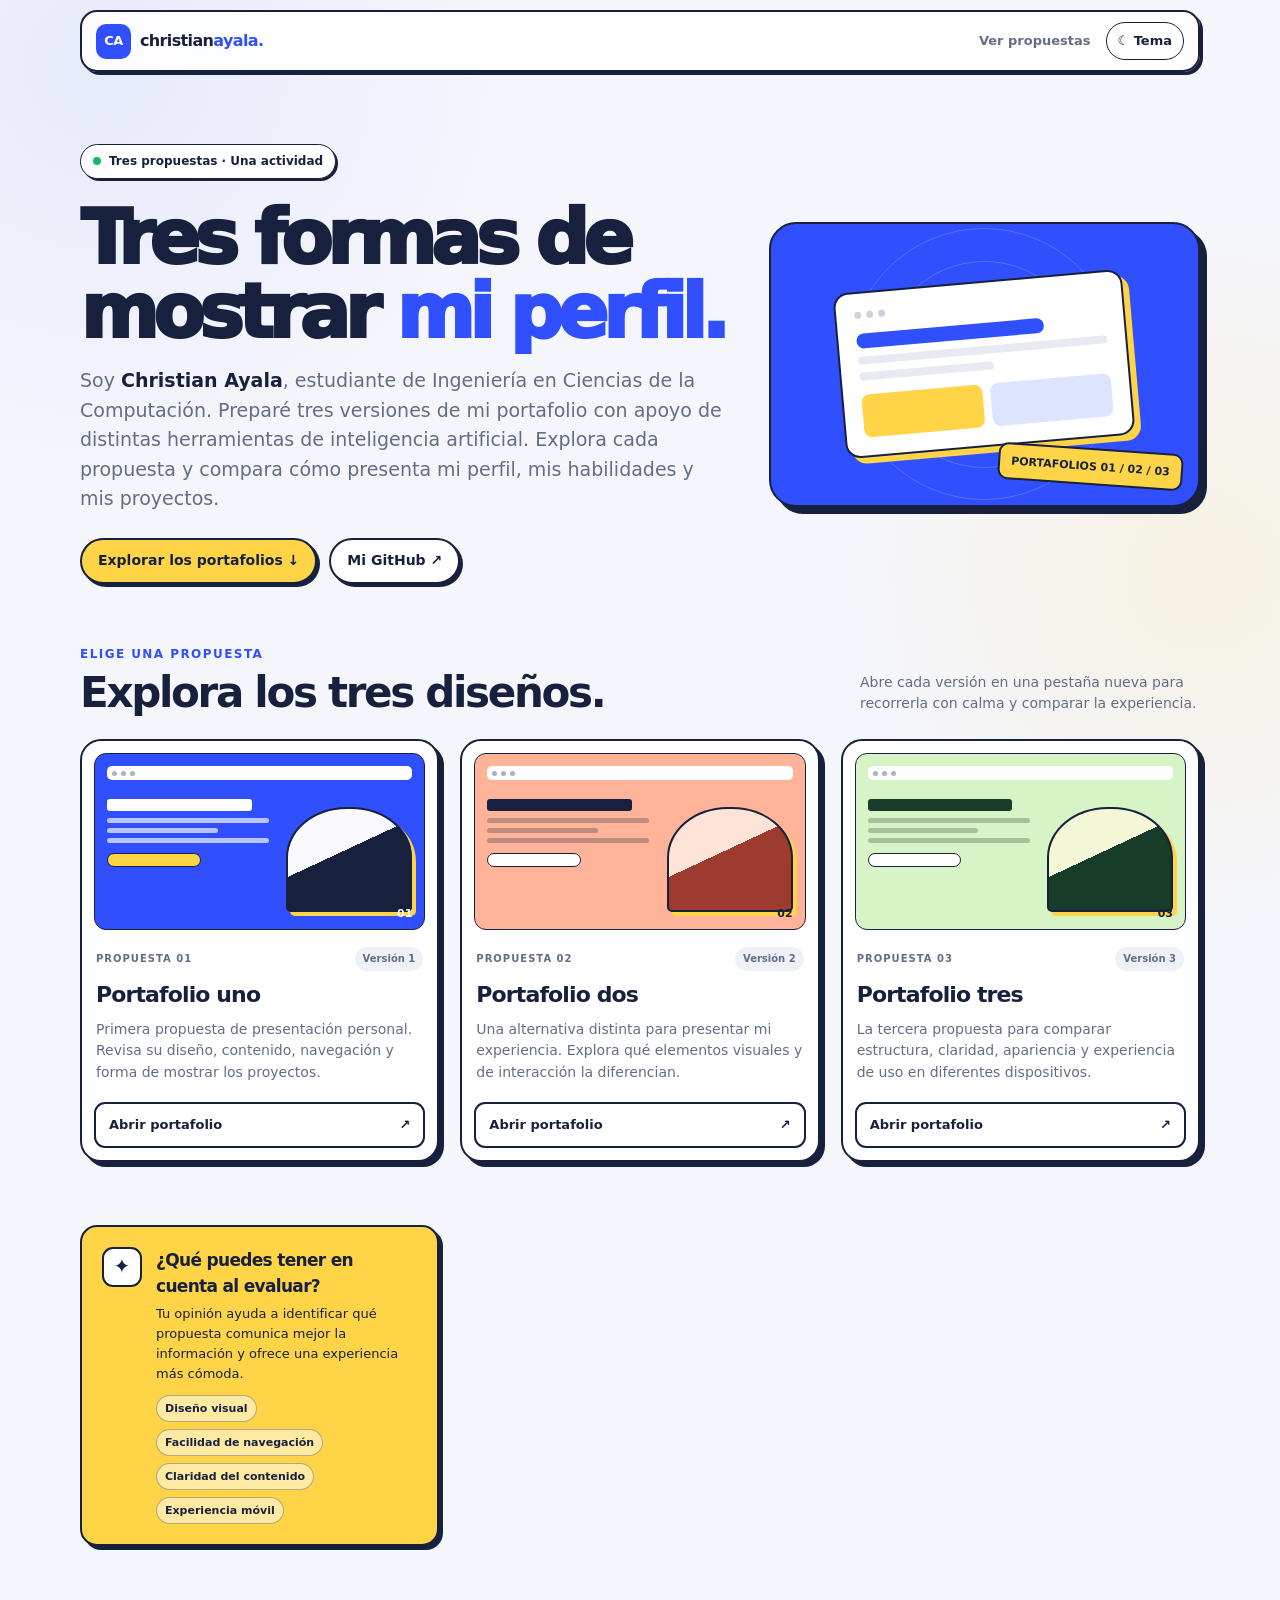
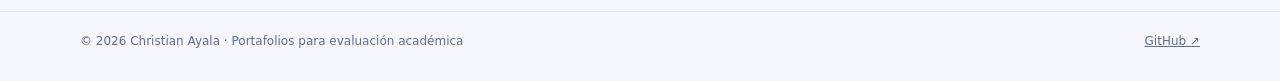
<file: index.html>
<!doctype html>
<html lang="es">
<head>
<meta charset="utf-8">
<meta name="viewport" content="width=device-width, initial-scale=1">
<meta name="theme-color" content="#f5f6fb">
<meta name="description" content="Explora y compara las tres propuestas de portafolio de Christian Ayala.">
<title>Portafolios de Christian Ayala</title>
<style>
:root{color-scheme:light;--bg:#f5f6fb;--surface:#fff;--soft:#eef1f8;--text:#17213d;--muted:#626d86;--line:#dce1ed;--blue:#304ffe;--yellow:#ffd447;--shadow:5px 5px 0 var(--text);--nav:rgba(255,255,255,.9)}
*{box-sizing:border-box}html{scroll-behavior:smooth}body{margin:0;background:radial-gradient(circle at 8% 4%,#304ffe12,transparent 25rem),radial-gradient(circle at 94% 34%,#ffd44722,transparent 22rem),var(--bg);color:var(--text);font-family:Inter,system-ui,-apple-system,"Segoe UI",sans-serif;line-height:1.55;transition:background .2s,color .2s}a{color:inherit}a:focus-visible,button:focus-visible{outline:3px solid #ff9d00;outline-offset:4px}.shell{width:min(1120px,calc(100% - 36px));margin:auto}
.topbar{position:sticky;top:10px;z-index:5;width:min(1120px,calc(100% - 24px));margin:10px auto 0;padding:10px 14px;display:flex;align-items:center;justify-content:space-between;gap:14px;border:2px solid var(--text);border-radius:17px;background:var(--nav);backdrop-filter:blur(12px);box-shadow:3px 3px 0 var(--text)}.brand{display:flex;align-items:center;gap:9px;text-decoration:none;font-weight:900;letter-spacing:-.04em}.mark{display:grid;place-items:center;width:35px;height:35px;border-radius:10px;background:var(--blue);color:white;font-size:13px}.nav-actions{display:flex;align-items:center;gap:15px}.nav-link{font-size:13px;font-weight:800;text-decoration:none;color:var(--muted)}.nav-link:hover{color:var(--blue)}button{font:inherit}.theme{padding:8px 11px;border:1.5px solid var(--text);border-radius:99px;background:var(--surface);color:var(--text);font-size:13px;font-weight:800;cursor:pointer}
.hero{padding:72px 0 53px}.hero-grid{display:grid;grid-template-columns:1.2fr .8fr;gap:42px;align-items:center}.eyebrow{display:inline-flex;align-items:center;gap:8px;padding:7px 12px;border:1.5px solid var(--text);border-radius:99px;background:var(--surface);font-size:12px;font-weight:850;box-shadow:2px 2px 0 var(--text)}.dot{width:8px;height:8px;border-radius:50%;background:#18b86b}h1{margin:22px 0 17px;font-size:clamp(42px,6.5vw,75px);line-height:.99;letter-spacing:-.075em;font-weight:950}h1 em{color:var(--blue);font-style:normal}.lead{max-width:660px;margin:0;color:var(--muted);font-size:clamp(16px,1.7vw,19px)}.lead strong{color:var(--text)}.actions{display:flex;flex-wrap:wrap;gap:12px;margin-top:25px}.btn{display:inline-flex;align-items:center;justify-content:center;gap:8px;min-height:45px;padding:10px 16px;border:2px solid var(--text);border-radius:99px;background:var(--yellow);color:#17213d;box-shadow:3px 3px 0 var(--text);font-size:14px;font-weight:850;text-decoration:none;transition:transform .18s,box-shadow .18s}.btn:hover{transform:translate(-2px,-2px);box-shadow:5px 5px 0 var(--text)}.btn.alt{background:var(--surface);color:var(--text)}
.hero-art{position:relative;min-height:285px;display:grid;place-items:center;overflow:hidden;border:2px solid var(--text);border-radius:27px;background:var(--blue);box-shadow:7px 7px 0 var(--text)}.hero-art:before,.hero-art:after{content:"";position:absolute;border:1px solid #ffffff30;border-radius:50%}.hero-art:before{width:270px;height:270px}.hero-art:after{width:205px;height:205px}.mock{position:relative;z-index:1;width:68%;padding:18px;border:2px solid #17213d;border-radius:15px;background:#fff;box-shadow:6px 6px 0 var(--yellow);transform:rotate(-5deg)}.dots{display:flex;gap:5px;margin-bottom:15px}.dots i{width:7px;height:7px;border-radius:50%;background:#ccd2df}.line{height:8px;margin:8px 0;border-radius:99px;background:#e7eaf2}.line.main{width:75%;height:15px;background:#304ffe}.line.short{width:54%}.tiles{display:grid;grid-template-columns:1fr 1fr;gap:8px;margin-top:14px}.tiles span{height:43px;border-radius:8px;background:#ffd447}.tiles span+span{background:#dce4ff}.tag{position:absolute;right:15px;bottom:20px;z-index:2;padding:8px 11px;border:2px solid var(--text);border-radius:10px;background:var(--yellow);color:#17213d;font-size:11px;font-weight:900;transform:rotate(4deg)}
.section-head{display:flex;justify-content:space-between;align-items:end;gap:22px;margin:8px 0 24px}.kicker{margin:0 0 6px;color:var(--blue);font-size:12px;font-weight:900;letter-spacing:.12em;text-transform:uppercase}h2{margin:0;font-size:clamp(28px,4vw,42px);line-height:1.08;letter-spacing:-.055em}.section-note{max-width:340px;margin:0;color:var(--muted);font-size:14px}.cards{display:grid;grid-template-columns:repeat(3,minmax(0,1fr));gap:21px}.card{display:flex;flex-direction:column;min-width:0;padding:12px;border:2px solid var(--text);border-radius:21px;background:var(--surface);box-shadow:var(--shadow);transition:transform .2s,box-shadow .2s}.card:hover{transform:translate(-3px,-3px);box-shadow:8px 8px 0 var(--text)}
.preview{height:177px;position:relative;overflow:hidden;padding:12px;border:1.5px solid var(--text);border-radius:12px;background:#304ffe}.preview.two{background:#ffb49a}.preview.three{background:#d7f4c7}.browser{height:14px;display:flex;gap:4px;align-items:center;padding:0 5px;border-radius:5px;background:#fff}.browser i{width:5px;height:5px;border-radius:50%;background:#aab1c2}.screen{display:grid;grid-template-columns:1.15fr .85fr;gap:9px;height:120px;margin-top:12px}.copy{padding-top:7px}.titlebar{width:85%;height:12px;margin-bottom:7px;border-radius:3px;background:#fff}.miniline{width:95%;height:5px;margin:5px 0;border-radius:3px;background:#ffffffaa}.miniline.short{width:65%}.cta{width:55%;height:14px;margin-top:10px;border:1px solid #17213d;border-radius:99px;background:#ffd447}.person{align-self:end;height:105px;border:2px solid #17213d;border-radius:48% 48% 5px 5px;background:linear-gradient(155deg,#f9f9ff 0 43%,#17213d 43% 100%);box-shadow:4px 4px 0 #ffd447}.two .titlebar{background:#17213d}.two .miniline{background:#17213d45}.two .cta{background:white}.two .person{background:linear-gradient(155deg,#ffe3d7 0 43%,#9d3b2f 43% 100%)}.three .titlebar{background:#173d2a}.three .miniline{background:#173d2a45}.three .cta{background:white}.three .person{background:linear-gradient(155deg,#f4f6d8 0 43%,#173d2a 43% 100%)}.number{position:absolute;right:12px;bottom:7px;color:#ffffff;font-size:11px;font-weight:900}.two .number,.three .number{color:#17213d}
.card-meta{display:flex;justify-content:space-between;align-items:center;gap:8px;margin:17px 2px 7px}.label{color:var(--muted);font-size:10px;font-weight:900;letter-spacing:.1em;text-transform:uppercase}.badge{padding:4px 8px;border-radius:99px;background:var(--soft);color:var(--muted);font-size:10px;font-weight:850}h3{margin:0 2px 7px;font-size:22px;letter-spacing:-.04em}.card p{flex:1;margin:0 2px 18px;color:var(--muted);font-size:14px}.card-link{display:flex;justify-content:space-between;align-items:center;gap:8px;padding:11px 13px;border:2px solid var(--text);border-radius:11px;background:var(--surface);font-size:13px;font-weight:900;text-decoration:none;transition:background .18s,color .18s}.card-link:hover{background:var(--blue);color:white}
.note{display:grid;grid-template-columns:auto 1fr;gap:14px;margin:42px 0 65px;padding:20px;border:2px solid #17213d;border-radius:17px;background:var(--yellow);color:#17213d;box-shadow:4px 4px 0 #17213d}.note-icon{display:grid;place-items:center;width:40px;height:40px;border:2px solid #17213d;border-radius:11px;background:white;font-size:20px}.note h3{margin:0 0 4px;font-size:17px}.note p{margin:0;font-size:13px}.criteria{display:flex;flex-wrap:wrap;gap:7px;margin-top:11px}.criteria span{padding:4px 8px;border:1px solid #17213d55;border-radius:99px;background:#ffffff80;font-size:11px;font-weight:800}
footer{padding:20px 0 30px;border-top:1px solid var(--line);color:var(--muted);font-size:12px}.foot{display:flex;justify-content:space-between;gap:12px}
body.dark{color-scheme:dark;--bg:#111720;--surface:#1a2431;--soft:#263446;--text:#edf2fa;--muted:#a9b6c8;--line:#334154;--blue:#7c9cff;--yellow:#e7c65c;--shadow:5px 5px 0 #070b11;--nav:rgba(26,36,49,.92);background:radial-gradient(circle at 8% 4%,#5b7bd31f,transparent 25rem),radial-gradient(circle at 94% 34%,#e7c65c12,transparent 22rem),var(--bg)}body.dark h1 em,body.dark .kicker{color:#9bb4ff}body.dark .hero-art{background:#263b72}body.dark .card{border-color:#435168}body.dark .preview.two{background:#9e6858}body.dark .preview.three{background:#52745b}body.dark .card-link:hover{background:#344b7d}body.dark .note{background:#d6b94f}
@media(max-width:850px){.hero{padding-top:54px}.hero-grid{grid-template-columns:1fr;gap:28px}.hero-art{min-height:235px}.mock{width:min(270px,70%)}.cards{grid-template-columns:repeat(2,minmax(0,1fr))}.card:last-child{grid-column:1/-1}.card:last-child .preview{height:177px}}
@media(max-width:580px){.shell{width:calc(100% - 28px)}.topbar{width:calc(100% - 18px);top:6px;margin-top:6px;padding:8px 10px}.brand{font-size:13px}.nav-link{display:none}.hero{padding:45px 0 35px}h1{font-size:clamp(43px,12vw,62px)}.hero-art{min-height:215px}.section-head{align-items:start;flex-direction:column;gap:9px}.cards{grid-template-columns:1fr}.card:last-child{grid-column:auto}.preview,.card:last-child .preview{height:180px}.note{margin:32px 0 45px;padding:14px}.foot{flex-direction:column;align-items:start}}
@media(prefers-reduced-motion:reduce){*,*:before,*:after{scroll-behavior:auto!important;transition-duration:.01ms!important}}
</style>
</head>
<body>
<header class="topbar">
  <a class="brand" href="./" aria-label="Inicio"><span class="mark">CA</span><span>christian<span style="color:var(--blue)">ayala.</span></span></a>
  <div class="nav-actions"><a class="nav-link" href="#propuestas">Ver propuestas</a><button class="theme" id="themeToggle" type="button">☾ Tema</button></div>
</header>
<main>
<section class="hero shell">
  <div class="hero-grid">
    <div>
      <div class="eyebrow"><span class="dot"></span>Tres propuestas · Una actividad</div>
      <h1>Tres formas de mostrar <em>mi perfil.</em></h1>
      <p class="lead">Soy <strong>Christian Ayala</strong>, estudiante de Ingeniería en Ciencias de la Computación. Preparé tres versiones de mi portafolio con apoyo de distintas herramientas de inteligencia artificial. Explora cada propuesta y compara cómo presenta mi perfil, mis habilidades y mis proyectos.</p>
      <div class="actions"><a class="btn" href="#propuestas">Explorar los portafolios ↓</a><a class="btn alt" href="https://github.com/Handresth404" target="_blank" rel="noopener noreferrer">Mi GitHub ↗</a></div>
    </div>
    <div class="hero-art" role="img" aria-label="Ilustración decorativa de una interfaz web">
      <div class="mock"><div class="dots"><i></i><i></i><i></i></div><div class="line main"></div><div class="line"></div><div class="line short"></div><div class="tiles"><span></span><span></span></div></div>
      <div class="tag">PORTAFOLIOS 01 / 02 / 03</div>
    </div>
  </div>
</section>
<section class="shell" id="propuestas">
  <div class="section-head"><div><p class="kicker">Elige una propuesta</p><h2>Explora los tres diseños.</h2></div><p class="section-note">Abre cada versión en una pestaña nueva para recorrerla con calma y comparar la experiencia.</p></div>
  <div class="cards">
    <article class="card">
      <div class="preview"><div class="browser"><i></i><i></i><i></i></div><div class="screen"><div class="copy"><div class="titlebar"></div><div class="miniline"></div><div class="miniline short"></div><div class="miniline"></div><div class="cta"></div></div><div class="person"></div></div><span class="number">01</span></div>
      <div class="card-meta"><span class="label">Propuesta 01</span><span class="badge">Versión 1</span></div><h3>Portafolio uno</h3><p>Primera propuesta de presentación personal. Revisa su diseño, contenido, navegación y forma de mostrar los proyectos.</p><a class="card-link" href="./portafolio-1 ChatGPT/index.html" target="_blank" rel="noopener noreferrer"><span>Abrir portafolio</span><span>↗</span></a>
    </article>
    <article class="card">
      <div class="preview two"><div class="browser"><i></i><i></i><i></i></div><div class="screen"><div class="copy"><div class="titlebar"></div><div class="miniline"></div><div class="miniline short"></div><div class="miniline"></div><div class="cta"></div></div><div class="person"></div></div><span class="number">02</span></div>
      <div class="card-meta"><span class="label">Propuesta 02</span><span class="badge">Versión 2</span></div><h3>Portafolio dos</h3><p>Una alternativa distinta para presentar mi experiencia. Explora qué elementos visuales y de interacción la diferencian.</p><a class="card-link" href="./portafolio-2 Gemini/index.html" target="_blank" rel="noopener noreferrer"><span>Abrir portafolio</span><span>↗</span></a>
    </article>
    <article class="card">
      <div class="preview three"><div class="browser"><i></i><i></i><i></i></div><div class="screen"><div class="copy"><div class="titlebar"></div><div class="miniline"></div><div class="miniline short"></div><div class="miniline"></div><div class="cta"></div></div><div class="person"></div></div><span class="number">03</span></div>
      <div class="card-meta"><span class="label">Propuesta 03</span><span class="badge">Versión 3</span></div><h3>Portafolio tres</h3><p>La tercera propuesta para comparar estructura, claridad, apariencia y experiencia de uso en diferentes dispositivos.</p><a class="card-link" href="./portafolio-3 Claude/index.html" target="_blank" rel="noopener noreferrer"><span>Abrir portafolio</span><span>↗</span></a>
    </article>
  </ div>
  <aside class="note"><div class="note-icon">✦</div><div><h3>¿Qué puedes tener en cuenta al evaluar?</h3><p>Tu opinión ayuda a identificar qué propuesta comunica mejor la información y ofrece una experiencia más cómoda.</p><div class="criteria"><span>Diseño visual</span><span>Facilidad de navegación</span><span>Claridad del contenido</span><span>Experiencia móvil</span></div></div></aside>
</section>
</main>
<footer><div class="shell foot"><span>© <span id="year"></span> Christian Ayala · Portafolios para evaluación académica</span><a href="https://github.com/Handresth404" target="_blank" rel="noopener noreferrer">GitHub ↗</a></div></footer>
<script>
const toggle=document.getElementById('themeToggle');
let saved=null;try{saved=localStorage.getItem('portfolio-index-theme')}catch(e){}
if(saved==='dark')document.body.classList.add('dark');
function updateTheme(){const dark=document.body.classList.contains('dark');toggle.textContent=dark?'☀ Tema':'☾ Tema';toggle.setAttribute('aria-label',dark?'Cambiar a tema claro':'Cambiar a tema oscuro');document.querySelector('meta[name="theme-color"]').content=dark?'#111720':'#f5f6fb'}
toggle.addEventListener('click',()=>{document.body.classList.toggle('dark');try{localStorage.setItem('portfolio-index-theme',document.body.classList.contains('dark')?'dark':'light')}catch(e){}updateTheme()});
updateTheme();document.getElementById('year').textContent=new Date().getFullYear();
</script>
</body>
</html>
</file>
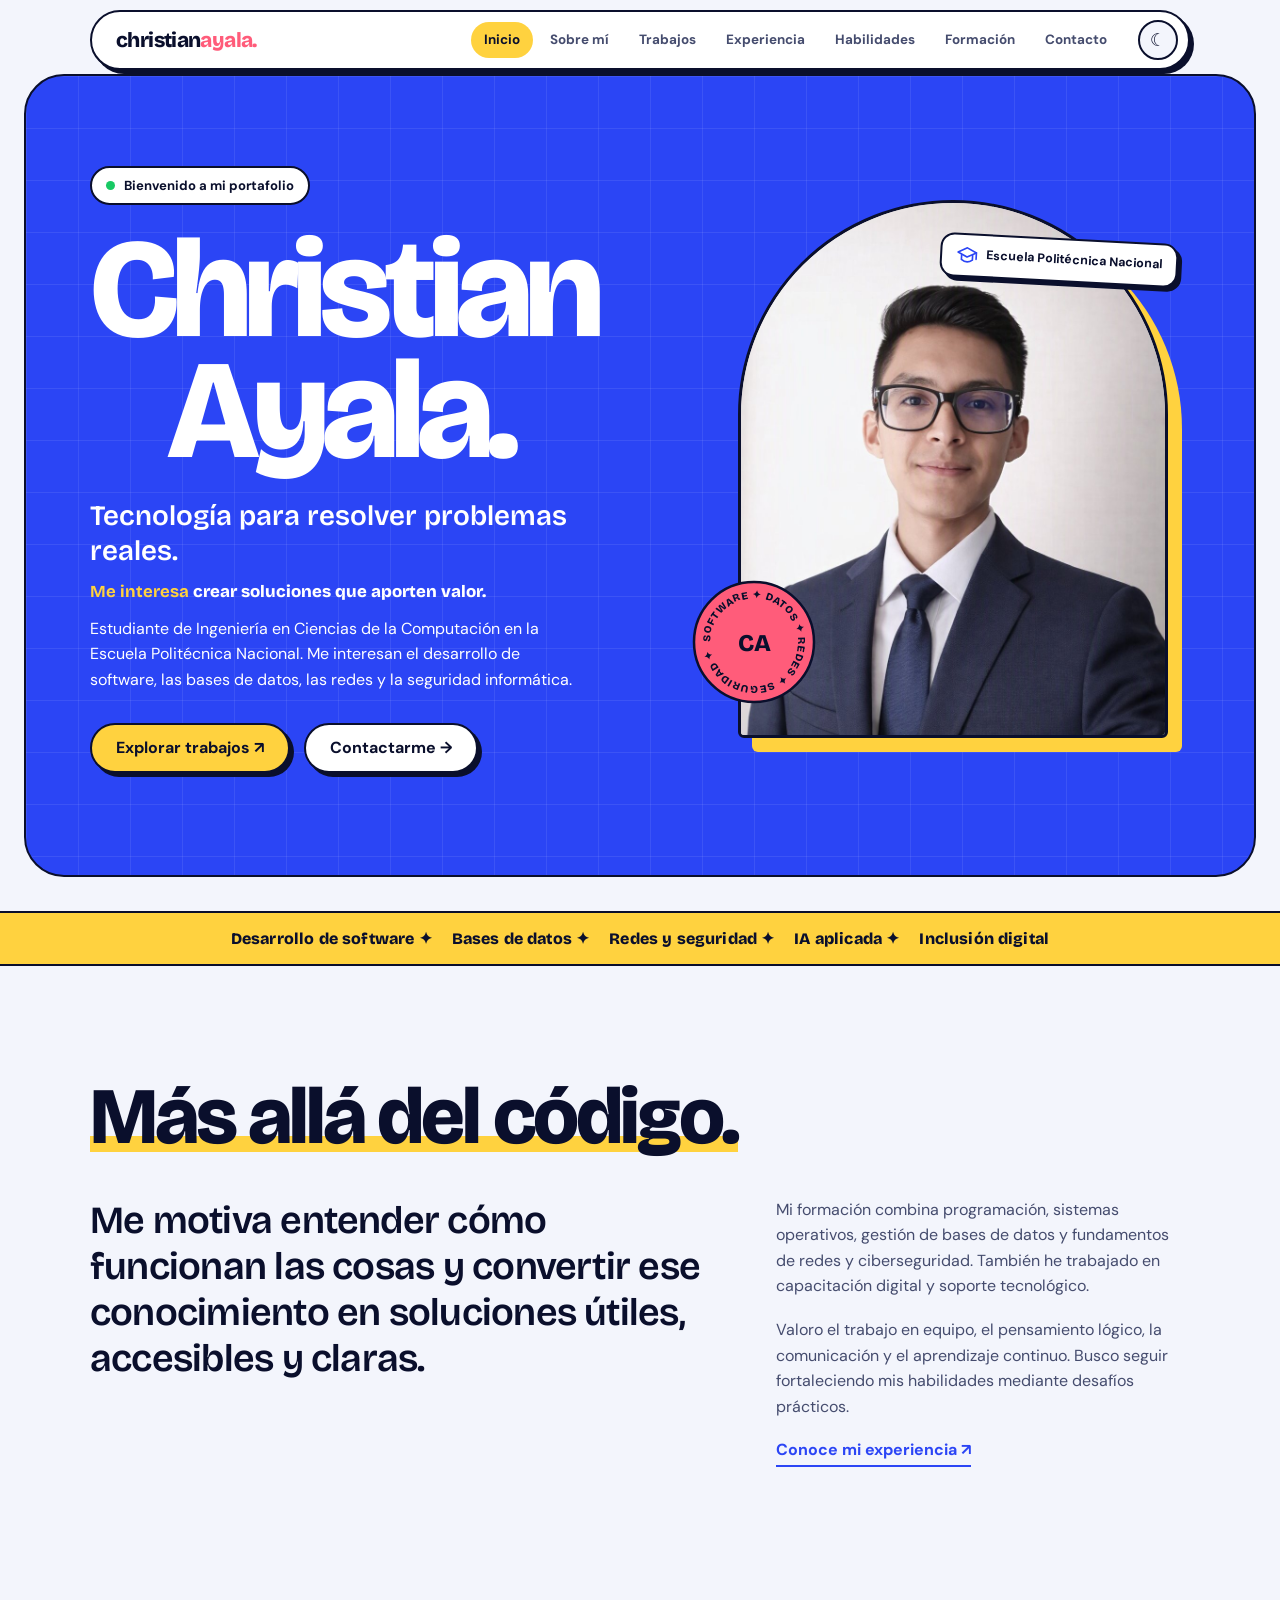
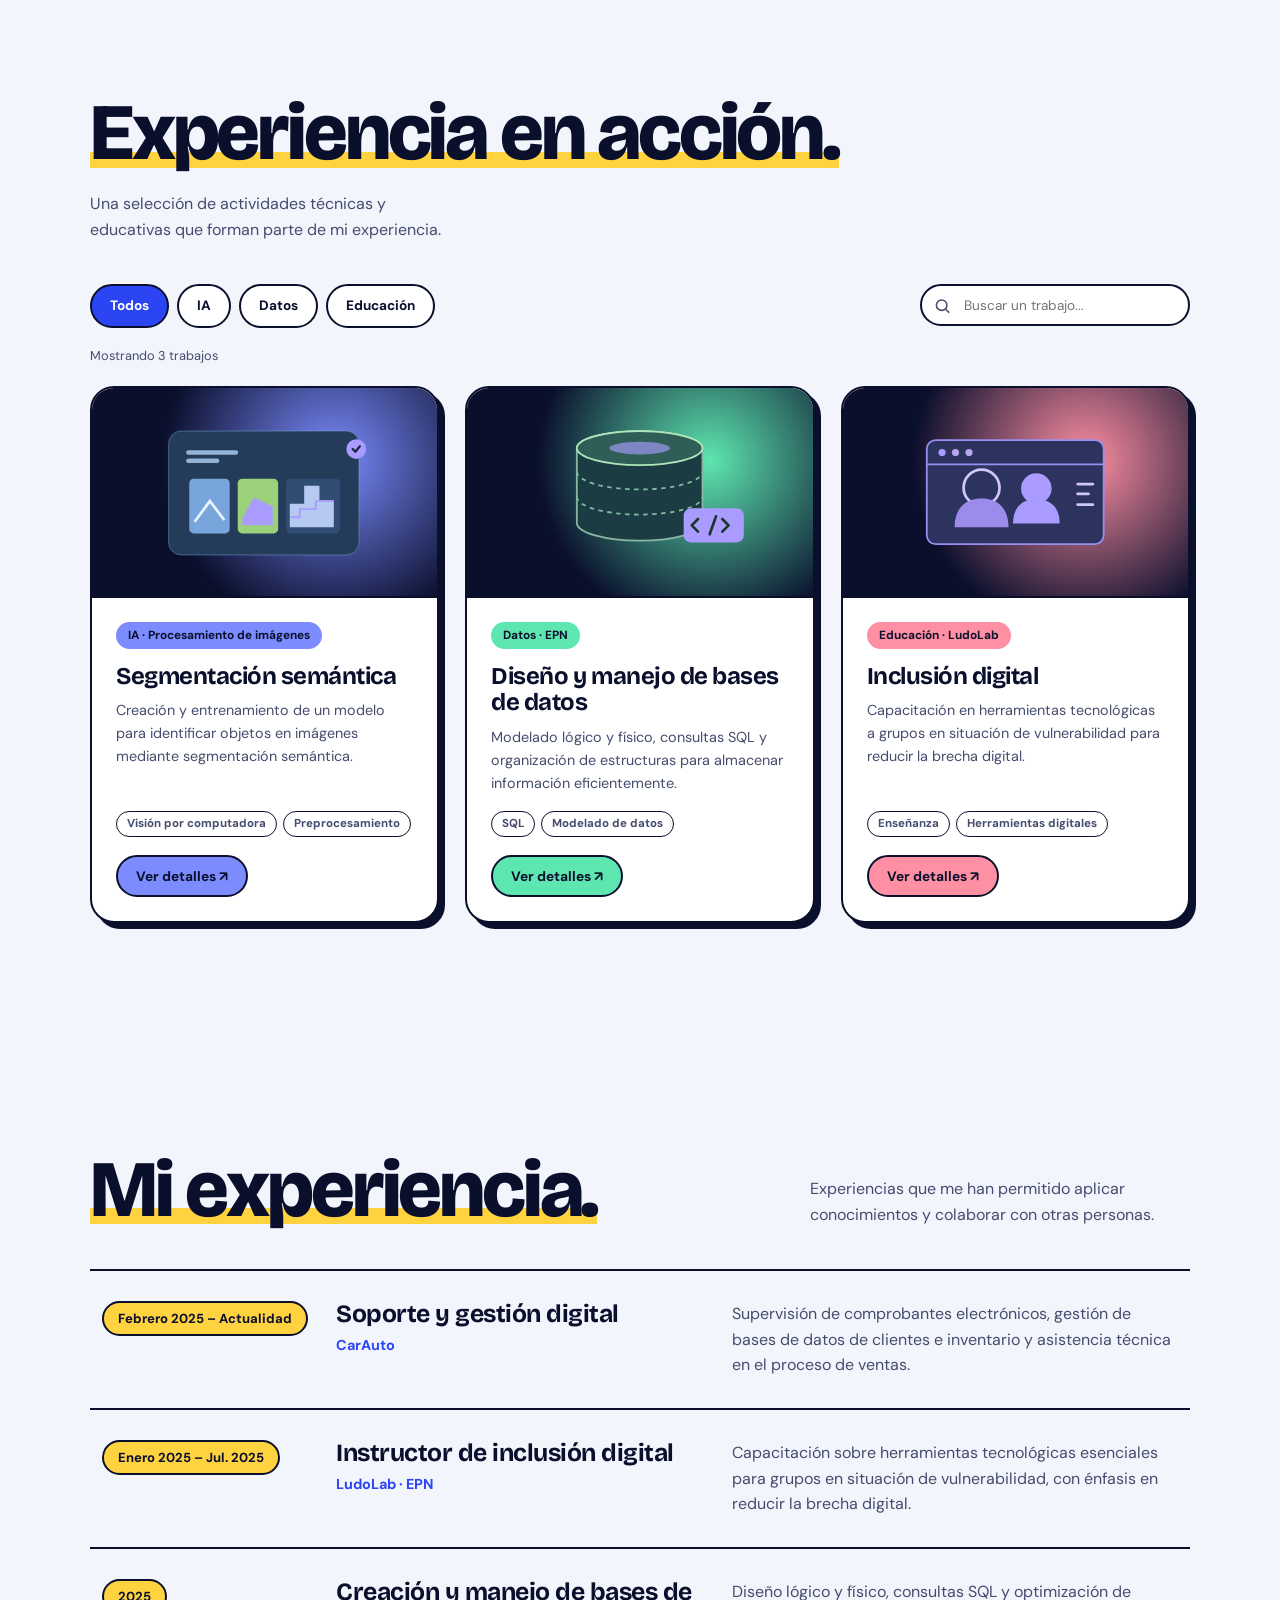
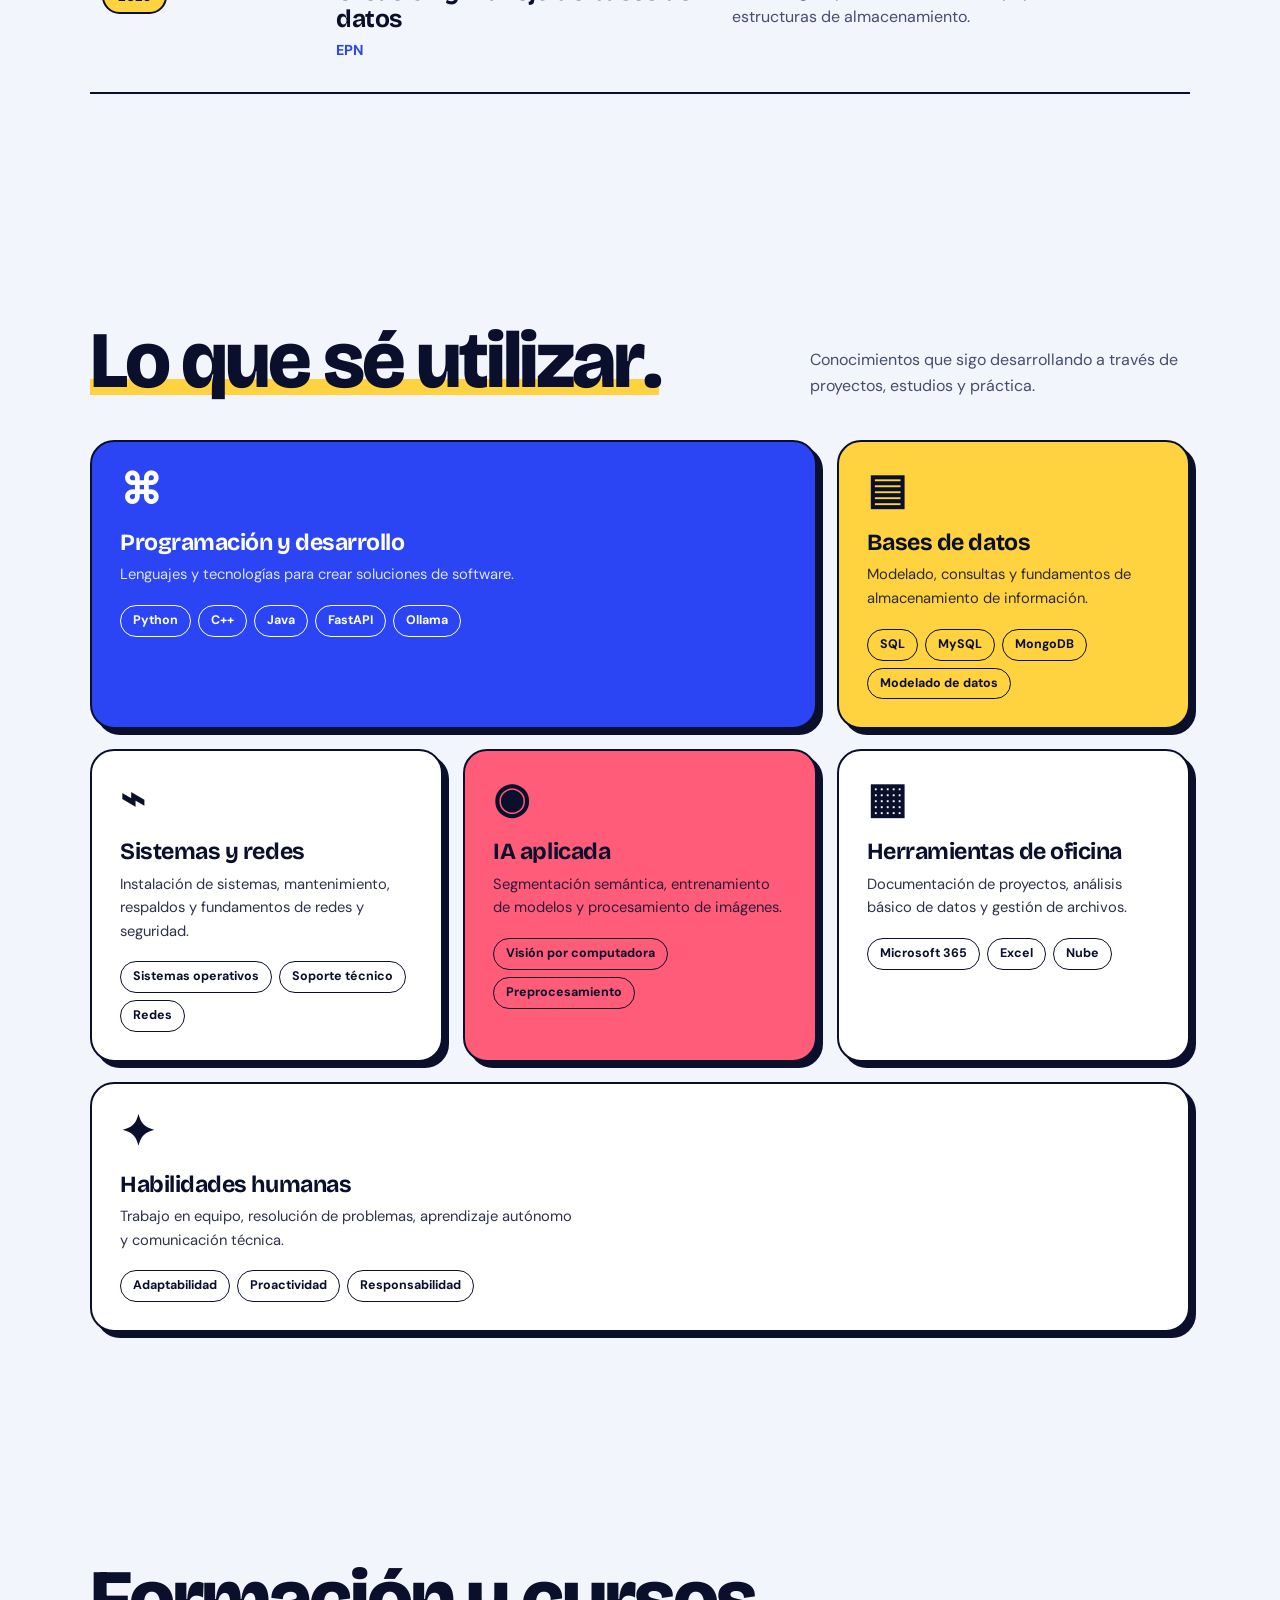
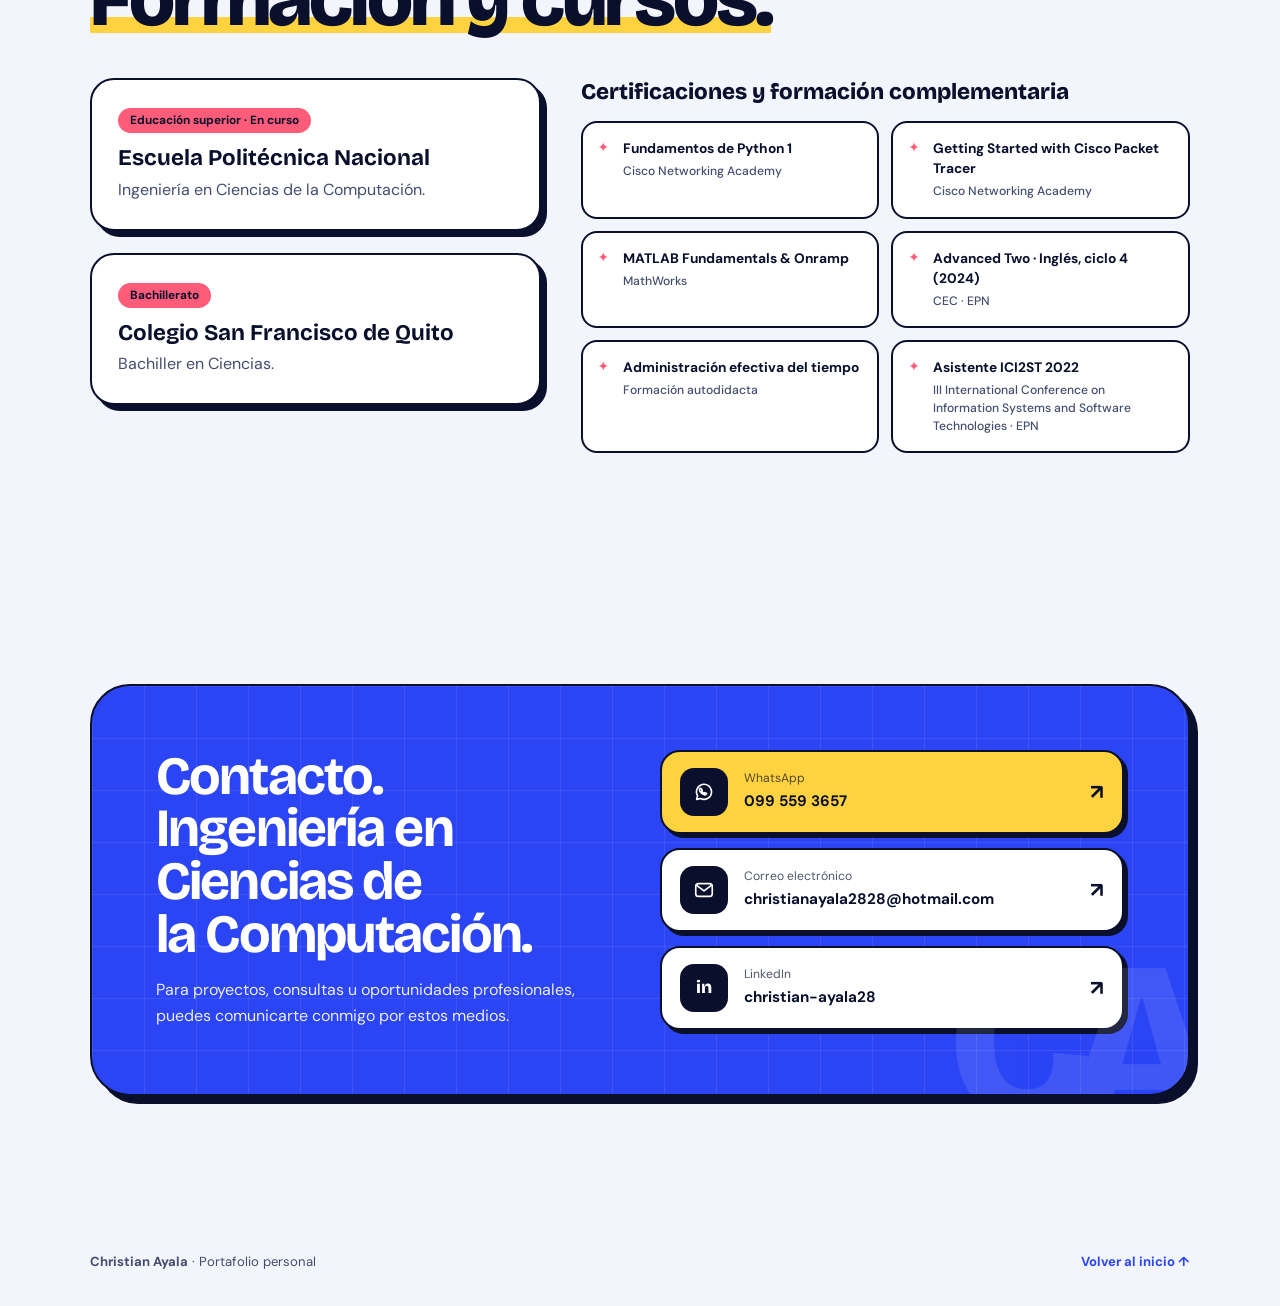
<file: portafolio-1 ChatGPT/index.html>
<!DOCTYPE html>
<html lang="es" data-theme="light">
<head>
<meta charset="UTF-8">
<meta name="viewport" content="width=device-width, initial-scale=1">
<meta name="description" content="Portafolio de Christian Ayala, estudiante de Ingeniería en Ciencias de la Computación en la Escuela Politécnica Nacional. Proyectos, experiencia y habilidades.">
<meta name="theme-color" content="#193449">
<meta name="color-scheme" content="light dark">
<title>Christian Ayala | Portafolio</title>
<script>if(!matchMedia("(prefers-reduced-motion:reduce)").matches)document.documentElement.classList.add("js")</script>
<link rel="preconnect" href="https://fonts.googleapis.com"><link rel="preconnect" href="https://fonts.gstatic.com" crossorigin>
<link href="https://fonts.googleapis.com/css2?family=Bricolage+Grotesque:opsz,wght@12..96,600;12..96,800&family=DM+Sans:wght@400;500;700&display=swap" rel="stylesheet">
<link rel="stylesheet" href="css/styles.css">
</head>
<body>
<a class="skip" href="#contenido">Saltar al contenido principal</a>
<div class="bar" id="bar" aria-hidden="true"></div>

<header class="hd">
 <div class="hbar">
  <a class="logo" href="#inicio" aria-label="Christian Ayala, ir al inicio">christian<i>ayala.</i></a>
  <nav class="nav" id="nav" aria-label="Navegación principal">
   <a href="#inicio" class="on">Inicio</a><a href="#sobre-mi">Sobre mí</a><a href="#proyectos">Trabajos</a><a href="#experiencia">Experiencia</a><a href="#habilidades">Habilidades</a><a href="#formacion">Formación</a><a href="#contacto">Contacto</a>
  </nav>
  <button id="th" class="ib th" type="button" aria-label="Cambiar a tema oscuro"><span id="ti" aria-hidden="true">☾</span></button>
  <button id="mb" class="ib mb" type="button" aria-label="Abrir menú de navegación" aria-controls="nav" aria-expanded="false"><span id="mi" aria-hidden="true">☰</span></button>
 </div>
</header>

<main id="contenido">
<section id="inicio" class="hero" aria-labelledby="ht">
 <div class="wrap hg">
  <div>
   <span class="chip rv">Bienvenido a mi portafolio</span>
   <h1 id="ht">Christian <span class="l2">Ayala.</span></h1>
   <p class="lead rv" style="--rd:.7s">Tecnología para resolver problemas reales.</p>
   <p class="tw rv" style="--rd:.8s">Me interesa <b>crear soluciones que aporten valor.</b></p>
   <p class="cp rv" style="--rd:.9s">Estudiante de Ingeniería en Ciencias de la Computación en la Escuela Politécnica Nacional. Me interesan el desarrollo de software, las bases de datos, las redes y la seguridad informática.</p>
   <div class="btns rv" style="--rd:1s"><a class="btn by" href="#proyectos">Explorar trabajos ↗</a><a class="btn bw" href="#contacto">Contactarme →</a></div>
  </div>
  <div class="pt">
   <div class="epn"><svg viewBox="0 0 24 24" fill="none" aria-hidden="true"><path d="m2 9 10-5 10 5-10 5L2 9Z" stroke="currentColor" stroke-width="1.8" stroke-linejoin="round"/><path d="M6 12v5c3.8 3 8.2 3 12 0v-5M22 9v7" stroke="currentColor" stroke-width="1.8" stroke-linecap="round"/></svg>Escuela Politécnica Nacional</div>
   <div class="arch rv" style="--rd:.4s"><img src="assets/foto-christian.jpg" alt="Retrato de Christian Ayala" decoding="async" width="900" height="1125"></div>
   <svg class="seal" viewBox="0 0 124 124" aria-hidden="true"><defs><path id="cp" d="M62 62m-44 0a44 44 0 1 1 88 0a44 44 0 1 1-88 0"/></defs><circle cx="62" cy="62" r="60" fill="#FF5C7A" stroke="#0A0F2C" stroke-width="2.5"/><text><textPath href="#cp" textLength="268" lengthAdjust="spacing">SOFTWARE ✦ DATOS ✦ REDES ✦ SEGURIDAD ✦</textPath></text><text x="62" y="71" text-anchor="middle" style="font-size:24px;letter-spacing:0">CA</text></svg>
  </div>
 </div>
</section>

<div class="band" aria-label="Áreas de interés">
 <div class="band-inner">
  <span>Desarrollo de software ✦</span>
  <span>Bases de datos ✦</span>
  <span>Redes y seguridad ✦</span>
  <span>IA aplicada ✦</span>
  <span>Inclusión digital</span>
 </div>
</div>

<section id="sobre-mi" class="sec" aria-labelledby="at">
 <div class="wrap">
  <div class="sh"><h2 id="at">Más allá del código.</h2></div>
  <div class="ag">
   <p class="st">Me motiva entender cómo funcionan las cosas y convertir ese conocimiento en soluciones útiles, accesibles y claras.</p>
   <div class="ab">
    <p>Mi formación combina programación, sistemas operativos, gestión de bases de datos y fundamentos de redes y ciberseguridad. También he trabajado en capacitación digital y soporte tecnológico.</p>
    <p>Valoro el trabajo en equipo, el pensamiento lógico, la comunicación y el aprendizaje continuo. Busco seguir fortaleciendo mis habilidades mediante desafíos prácticos.</p>
    <a href="#experiencia" class="lk">Conoce mi experiencia ↗</a>
   </div>
  </div>
 </div>
</section>

<section id="proyectos" class="sec" aria-labelledby="pt2">
 <div class="wrap">
  <div class="sh"><h2 id="pt2">Experiencia en acción.</h2><p>Una selección de actividades técnicas y educativas que forman parte de mi experiencia.</p></div>
  <div class="tb">
   <div class="fl" role="group" aria-label="Filtrar trabajos por área">
    <button type="button" class="fb" data-f="todos" aria-pressed="true">Todos</button><button type="button" class="fb" data-f="ia" aria-pressed="false">IA</button><button type="button" class="fb" data-f="datos" aria-pressed="false">Datos</button><button type="button" class="fb" data-f="social" aria-pressed="false">Educación</button>
   </div>
   <div class="sw"><label class="sr" for="q">Buscar trabajos</label><svg width="17" height="17" viewBox="0 0 24 24" fill="none" stroke="currentColor" stroke-width="2.2" aria-hidden="true"><circle cx="10.8" cy="10.8" r="7.4"/><path d="m16.5 16.5 5 5"/></svg><input type="search" id="q" placeholder="Buscar un trabajo..." autocomplete="off" maxlength="80"></div>
  </div>
  <div class="rb"><span id="rc" role="status" aria-live="polite">Mostrando 3 trabajos</span><button id="rs" class="rs" type="button" hidden>Limpiar filtros</button></div>
  <div class="pg" id="pg">
   <article class="card pc" style="--g:#7C8CFF" data-c="ia" data-k="inteligencia artificial ia procesamiento imagenes segmentacion semantica modelo objetos entrenamiento preprocesamiento">
    <div class="art" aria-hidden="true"><svg viewBox="0 0 300 160" fill="none"><rect x="43" y="12" width="212" height="138" rx="14" fill="#243C5A" stroke="#86B8F1" stroke-opacity=".45"/><path d="M65 36h53M65 45h32" stroke="#93B3D8" stroke-width="5" stroke-linecap="round"/><rect x="66" y="65" width="45" height="61" rx="5" fill="#78A6DC"/><path d="M72 113 89 90l16 21" stroke="#E9F3FF" stroke-width="3"/><rect x="120" y="65" width="45" height="61" rx="5" fill="#9BD17A"/><path d="m125 110 13-24 21 10v21h-34z" fill="#A99BFF"/><rect x="174" y="65" width="60" height="61" rx="5" fill="#314D73"/><path d="M178 93h16v-20h17v16h16v30h-49z" fill="#B5C9F1"/><path d="M179 108h10v-9h18v-9h20" stroke="#A99BFF" stroke-width="2"/><circle cx="252" cy="32" r="11" fill="#A99BFF"/><path d="m248 32 3 3 5-6" stroke="#15243A" stroke-width="2.5" stroke-linecap="round" stroke-linejoin="round"/></svg></div>
    <div class="pb"><span class="tag">IA · Procesamiento de imágenes</span><h3>Segmentación semántica</h3><p>Creación y entrenamiento de un modelo para identificar objetos en imágenes mediante segmentación semántica.</p><div class="tc"><span>Visión por computadora</span><span>Preprocesamiento</span></div><button class="po" type="button" data-p="segmentacion" aria-haspopup="dialog">Ver detalles ↗</button></div>
   </article>
   <article class="card pc" style="--g:#5EE6B0" data-c="datos" data-k="bases datos sql mysql mongodb modelado logico fisico consultas estructuras almacenamiento">
    <div class="art" aria-hidden="true"><svg viewBox="0 0 300 160" fill="none"><ellipse cx="150" cy="31" rx="70" ry="19" fill="#436E67" stroke="#ACD7B5" stroke-width="2"/><path d="M80 31v83c0 11 31 20 70 20s70-9 70-20V31" fill="#1B3C43" stroke="#88B8A5" stroke-width="2"/><path d="M80 57c0 11 31 20 70 20s70-9 70-20M80 85c0 11 31 20 70 20s70-9 70-20" stroke="#81B9A2" stroke-width="2" stroke-dasharray="5 5"/><ellipse cx="150" cy="31" rx="70" ry="19" fill="#2E5E56" stroke="#AFE7BA" stroke-width="2"/><ellipse cx="150" cy="31" rx="34" ry="7" fill="#A99BFF" opacity=".65"/><rect x="199" y="98" width="67" height="38" rx="8" fill="#A99BFF"/><path d="m215 110-7 7 7 7m27-14 7 7-7 7m-7-17-7 20" stroke="#1A362B" stroke-width="3" stroke-linejoin="round" stroke-linecap="round"/></svg></div>
    <div class="pb"><span class="tag">Datos · EPN</span><h3>Diseño y manejo de bases de datos</h3><p>Modelado lógico y físico, consultas SQL y organización de estructuras para almacenar información eficientemente.</p><div class="tc"><span>SQL</span><span>Modelado de datos</span></div><button class="po" type="button" data-p="bases" aria-haspopup="dialog">Ver detalles ↗</button></div>
   </article>
   <article class="card pc" style="--g:#FF8FA3" data-c="social" data-k="ludolab instructor proyecto inclusion digital epn capacitacion tecnologia educacion personas vulnerables brecha digital">
    <div class="art" aria-hidden="true"><svg viewBox="0 0 300 160" fill="none"><rect x="51" y="22" width="197" height="116" rx="10" fill="#2C335F" stroke="#988EF0" stroke-width="2"/><path d="M51 49h197" stroke="#988EF0" stroke-width="2"/><circle cx="68" cy="36" r="4" fill="#A99BFF"/><circle cx="83" cy="36" r="4" fill="#B7A6ED"/><circle cx="98" cy="36" r="4" fill="#B7A6ED"/><circle cx="112" cy="75" r="20" stroke="#D1C5FD" stroke-width="3"/><path d="M82 119c0-21 12-32 30-32s30 11 30 32" fill="#9C8BEA"/><circle cx="173" cy="76" r="17" fill="#A99BFF"/><path d="M147 115c0-18 10-27 26-27s26 9 26 27" fill="#A99BFF"/><path d="M219 71h17M219 82h12M219 94h17" stroke="#D1C5FD" stroke-width="3" stroke-linecap="round"/></svg></div>
    <div class="pb"><span class="tag">Educación · LudoLab</span><h3>Inclusión digital</h3><p>Capacitación en herramientas tecnológicas a grupos en situación de vulnerabilidad para reducir la brecha digital.</p><div class="tc"><span>Enseñanza</span><span>Herramientas digitales</span></div><button class="po" type="button" data-p="ludolab" aria-haspopup="dialog">Ver detalles ↗</button></div>
   </article>
  </div>
  <div id="es" class="es" hidden><strong>No encontramos trabajos con esos criterios.</strong><p>Prueba otra palabra o vuelve a mostrar todos los trabajos.</p><button id="er" class="btn by" type="button">Mostrar todos</button></div>
 </div>
</section>

<section id="experiencia" class="sec" aria-labelledby="xt">
 <div class="wrap">
  <div class="sh"><h2 id="xt">Mi experiencia.</h2><p>Experiencias que me han permitido aplicar conocimientos y colaborar con otras personas.</p></div>
  <ol class="tl">
   <li class="tr"><div class="dt">Febrero 2025 – Actualidad</div><div><h3>Soporte y gestión digital</h3><div class="org">CarAuto</div></div><p>Supervisión de comprobantes electrónicos, gestión de bases de datos de clientes e inventario y asistencia técnica en el proceso de ventas.</p></li>
   <li class="tr"><div class="dt">Enero 2025 – Jul. 2025</div><div><h3>Instructor de inclusión digital</h3><div class="org">LudoLab · EPN</div></div><p>Capacitación sobre herramientas tecnológicas esenciales para grupos en situación de vulnerabilidad, con énfasis en reducir la brecha digital.</p></li>
   <li class="tr"><div class="dt">2025</div><div><h3>Creación y manejo de bases de datos</h3><div class="org">EPN</div></div><p>Diseño lógico y físico, consultas SQL y optimización de estructuras de almacenamiento.</p></li>
  </ol>
 </div>
</section>

<section id="habilidades" class="sec" aria-labelledby="kt">
 <div class="wrap">
  <div class="sh"><h2 id="kt">Lo que sé utilizar.</h2><p>Conocimientos que sigo desarrollando a través de proyectos, estudios y práctica.</p></div>
  <div class="bento">
   <article class="card sk s4 cb"><div class="gl" aria-hidden="true">⌘</div><h3>Programación y desarrollo</h3><p>Lenguajes y tecnologías para crear soluciones de software.</p><div class="pl"><span>Python</span><span>C++</span><span>Java</span><span>FastAPI</span><span>Ollama</span></div></article>
   <article class="card sk s2 cy"><div class="gl" aria-hidden="true">▤</div><h3>Bases de datos</h3><p>Modelado, consultas y fundamentos de almacenamiento de información.</p><div class="pl"><span>SQL</span><span>MySQL</span><span>MongoDB</span><span>Modelado de datos</span></div></article>
   <article class="card sk s2"><div class="gl" aria-hidden="true">⌁</div><h3>Sistemas y redes</h3><p>Instalación de sistemas, mantenimiento, respaldos y fundamentos de redes y seguridad.</p><div class="pl"><span>Sistemas operativos</span><span>Soporte técnico</span><span>Redes</span></div></article>
   <article class="card sk s2 cr"><div class="gl" aria-hidden="true">◉</div><h3>IA aplicada</h3><p>Segmentación semántica, entrenamiento de modelos y procesamiento de imágenes.</p><div class="pl"><span>Visión por computadora</span><span>Preprocesamiento</span></div></article>
   <article class="card sk s2"><div class="gl" aria-hidden="true">▦</div><h3>Herramientas de oficina</h3><p>Documentación de proyectos, análisis básico de datos y gestión de archivos.</p><div class="pl"><span>Microsoft 365</span><span>Excel</span><span>Nube</span></div></article>
   <article class="card sk s6"><div class="gl" aria-hidden="true">✦</div><h3>Habilidades humanas</h3><p>Trabajo en equipo, resolución de problemas, aprendizaje autónomo y comunicación técnica.</p><div class="pl"><span>Adaptabilidad</span><span>Proactividad</span><span>Responsabilidad</span></div></article>
  </div>
 </div>
</section>

<section id="formacion" class="sec" aria-labelledby="et">
 <div class="wrap">
  <div class="sh"><h2 id="et">Formación y cursos.</h2></div>
  <div class="eg">
   <div>
    <div class="card ec"><small>Educación superior · En curso</small><h3>Escuela Politécnica Nacional</h3><p>Ingeniería en Ciencias de la Computación.</p></div>
    <div class="card ec"><small>Bachillerato</small><h3>Colegio San Francisco de Quito</h3><p>Bachiller en Ciencias.</p></div>
   </div>
   <div>
    <h4>Certificaciones y formación complementaria</h4>
    <ul class="cl">
     <li>Fundamentos de Python 1<small>Cisco Networking Academy</small></li>
     <li>Getting Started with Cisco Packet Tracer<small>Cisco Networking Academy</small></li>
     <li>MATLAB Fundamentals &amp; Onramp<small>MathWorks</small></li>
     <li>Advanced Two · Inglés, ciclo 4 (2024)<small>CEC · EPN</small></li>
     <li>Administración efectiva del tiempo<small>Formación autodidacta</small></li>
     <li>Asistente ICI2ST 2022<small>III International Conference on Information Systems and Software Technologies · EPN</small></li>
    </ul>
   </div>
  </div>
 </div>
</section>

<section id="contacto" class="sec" aria-labelledby="ct">
 <div class="wrap">
  <div class="ct">
   <div>
    <h3 id="ct">Contacto. Ingeniería en Ciencias de la Computación.</h3>
    <p>Para proyectos, consultas u oportunidades profesionales, puedes comunicarte conmigo por estos medios.</p>
   </div>
   <div class="cm">
    <a class="cx p" href="https://wa.me/593995593657?text=Hola%2C%20Christian.%20Vi%20tu%20portafolio%20y%20me%20gustar%C3%ADa%20ponerme%20en%20contacto%20contigo." target="_blank" rel="noopener noreferrer" aria-label="Escribir al número 099 559 3657 por WhatsApp"><span class="ci" aria-hidden="true"><svg viewBox="0 0 24 24" width="22" height="22" fill="none" stroke="currentColor" stroke-width="1.8" stroke-linecap="round" stroke-linejoin="round"><path d="M20.2 11.9a8.2 8.2 0 0 1-12 7.2L4 20l.95-4A8.2 8.2 0 1 1 20.2 12Z"/><path d="M9 8.5c-.3-.5-.6-.5-.9-.5s-.6.2-.8.6c-.4.6-.3 1.3.2 2.4 1.1 2.1 2.8 3.4 4.9 4 .7.2 1.3.1 1.8-.4l.7-.9-1.9-1-1 1c-1-.5-2.2-1.5-2.7-2.6l.8-.9-1.1-1.7Z"/></svg></span><span><small>WhatsApp</small><strong>099 559 3657</strong></span><span class="ar" aria-hidden="true">↗</span></a>
    <a class="cx" href="mailto:christianayala2828@hotmail.com" aria-label="Enviar correo a christianayala2828@hotmail.com"><span class="ci" aria-hidden="true"><svg viewBox="0 0 24 24" width="22" height="22" fill="none" stroke="currentColor" stroke-width="1.8" stroke-linecap="round" stroke-linejoin="round"><rect x="3" y="5" width="18" height="14" rx="3"/><path d="m4 7 8 6 8-6"/></svg></span><span><small>Correo electrónico</small><strong>christianayala2828@<wbr>hotmail.com</strong></span><span class="ar" aria-hidden="true">↗</span></a>
    <a class="cx" href="https://www.linkedin.com/in/christian-ayala28" target="_blank" rel="noopener noreferrer" aria-label="Visitar el LinkedIn de Christian Ayala"><span class="ci" aria-hidden="true">in</span><span><small>LinkedIn</small><strong>christian-ayala28</strong></span><span class="ar" aria-hidden="true">↗</span></a>
   </div>
   <span class="mono" aria-hidden="true">CA</span>
  </div>
 </div>
</section>
</main>

<footer class="ft"><div class="wrap fi"><span><strong>Christian Ayala</strong> · Portafolio personal</span><a href="#inicio">Volver al inicio ↑</a></div></footer>

<dialog id="dlg" class="dlg" aria-labelledby="dt2" aria-describedby="dd">
 <div class="di">
  <div class="dh"><div><span class="dl">Más sobre este trabajo</span><h2 id="dt2"></h2></div><form method="dialog"><button class="ib" type="submit" aria-label="Cerrar detalles">×</button></form></div>
  <p id="dd" style="color:var(--sub);margin:0 0 18px"></p>
  <span class="dl">¿Qué hice?</span>
  <ul id="dp"></ul>
 </div>
</dialog>

<script defer src="js/main.js"></script>
</body>
</html>
</file>
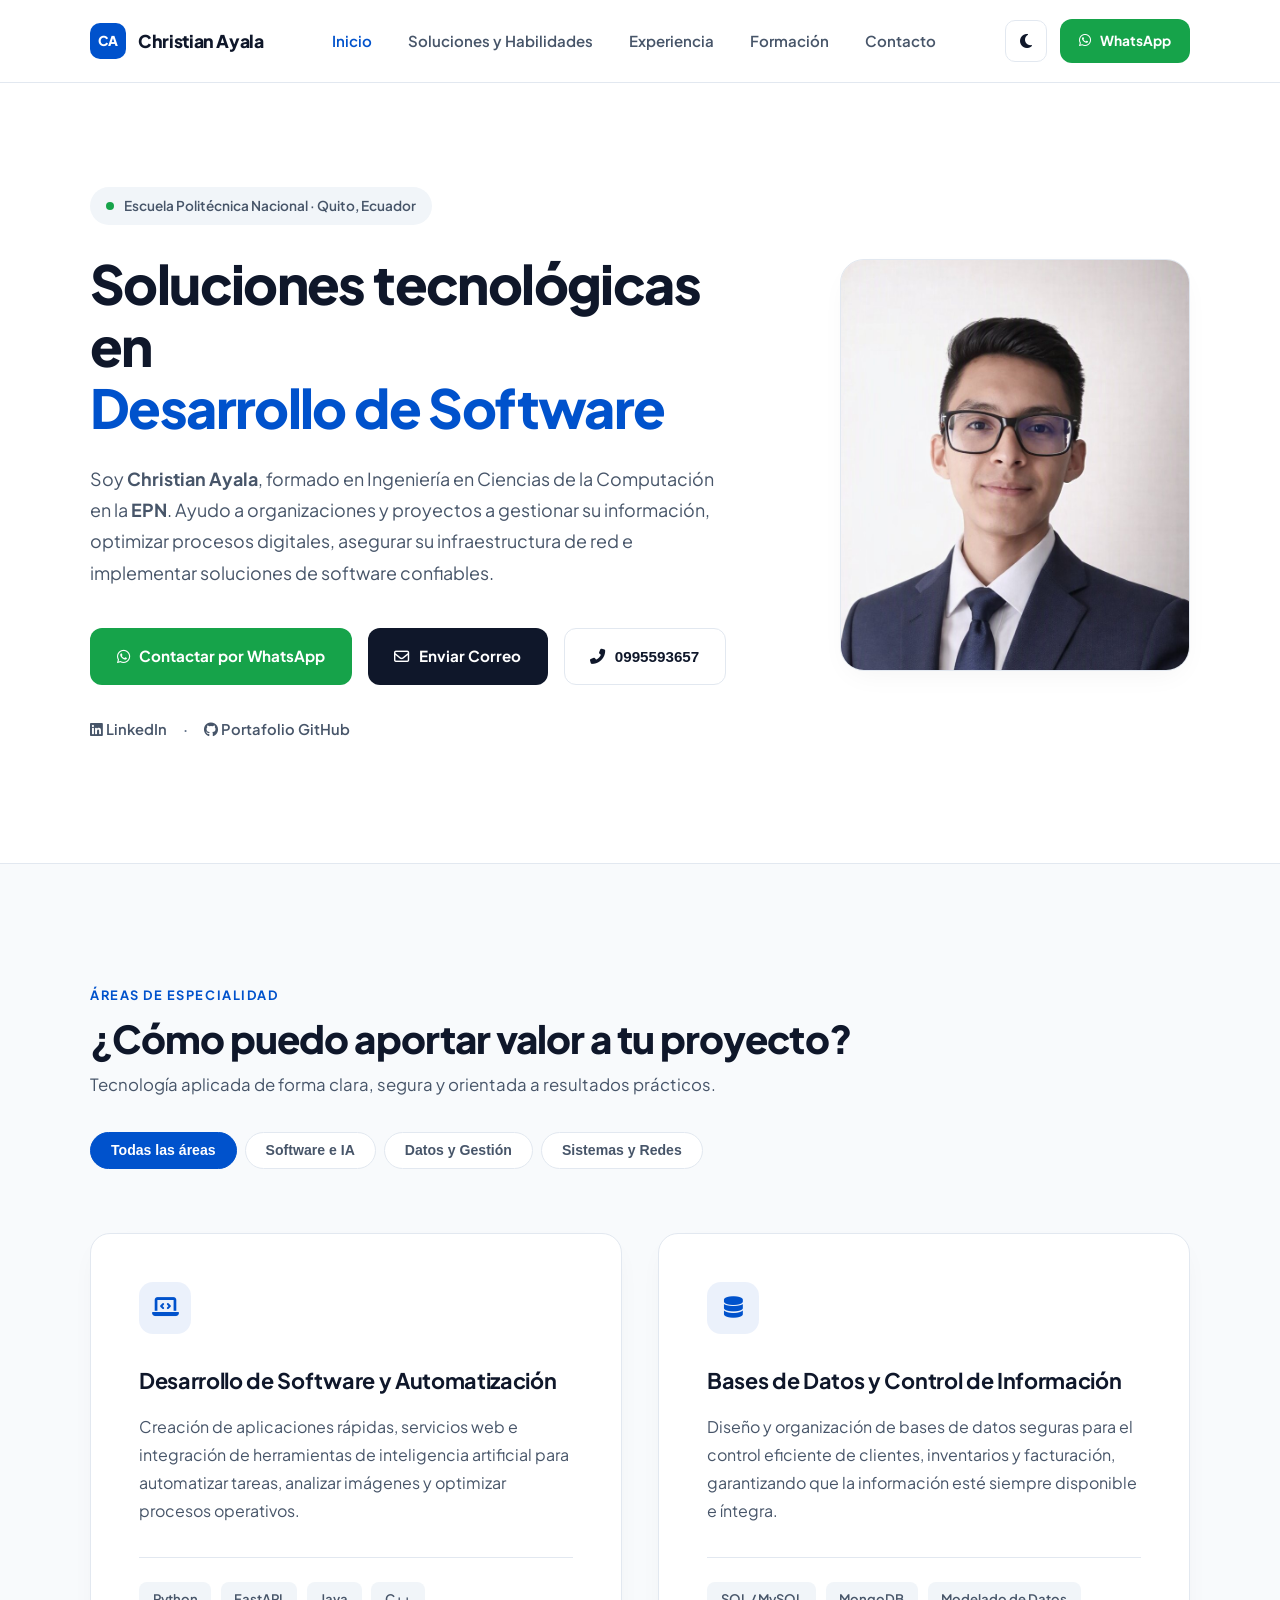
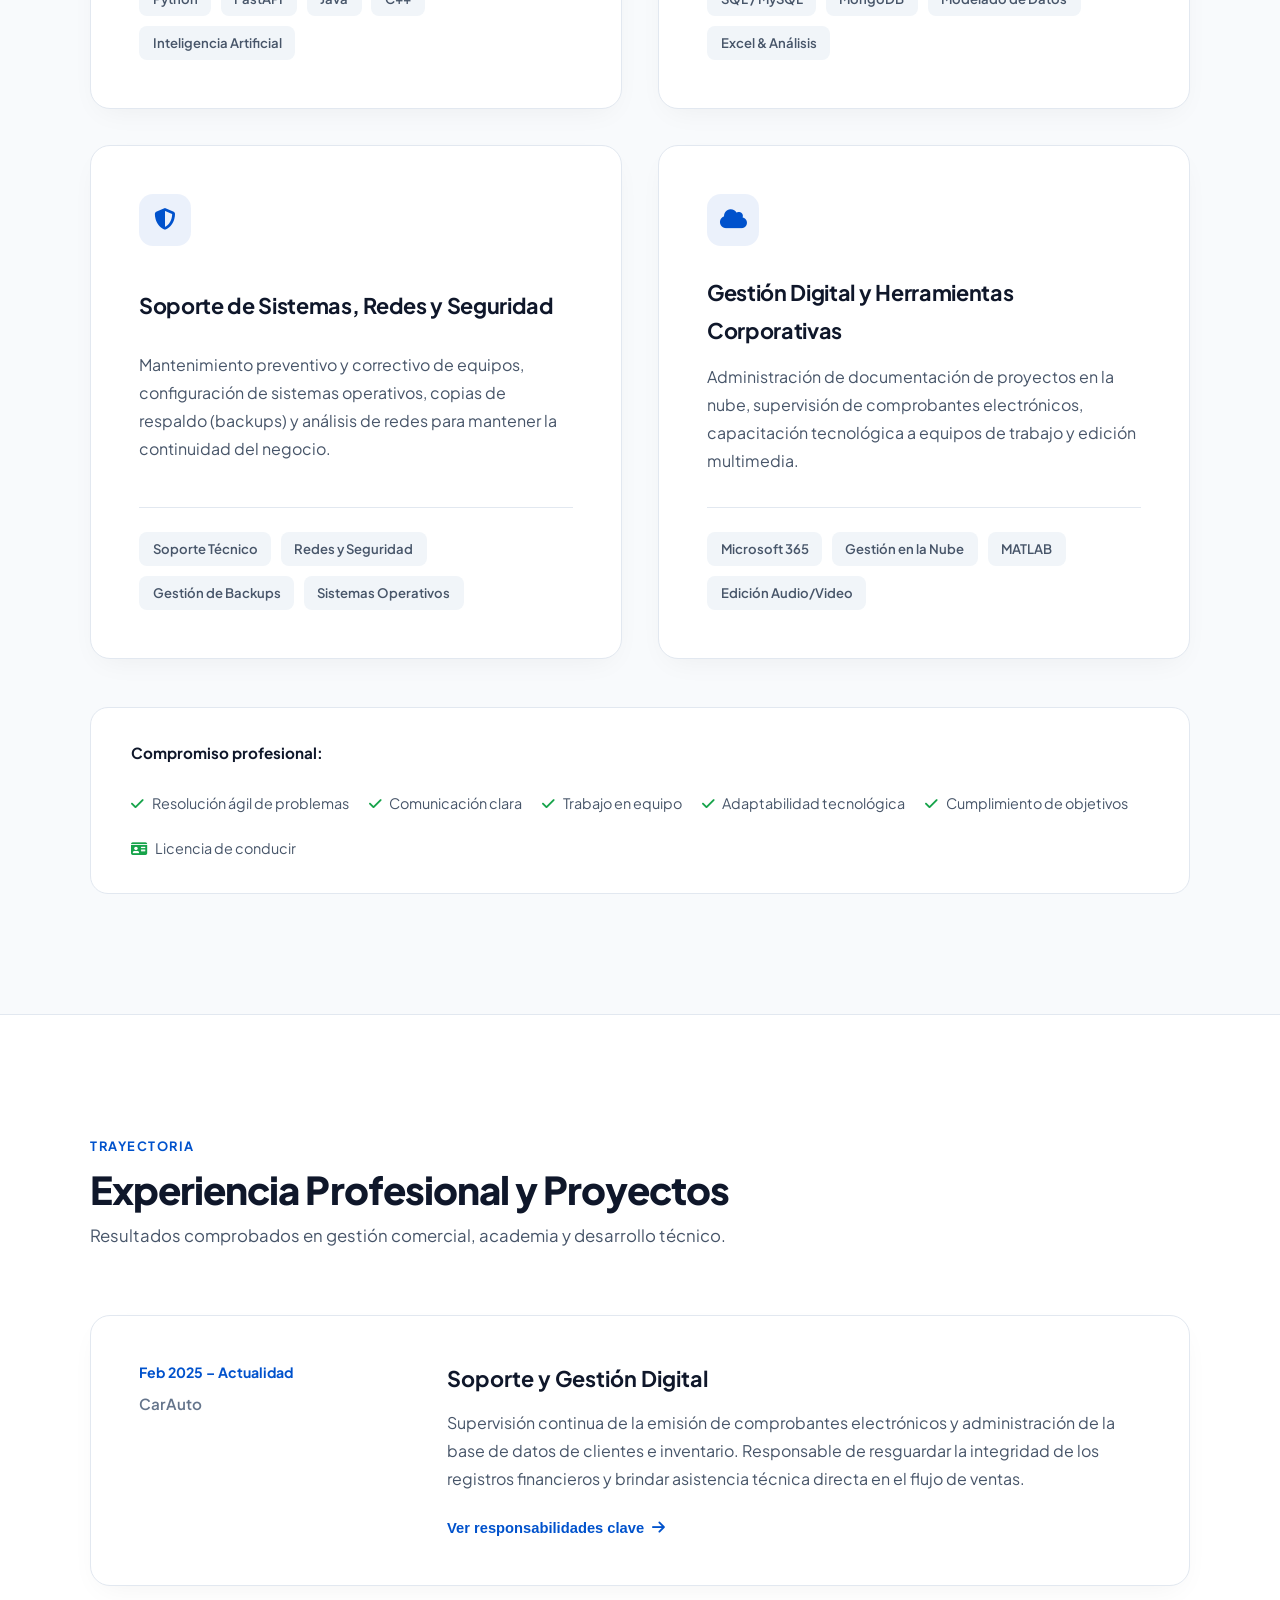
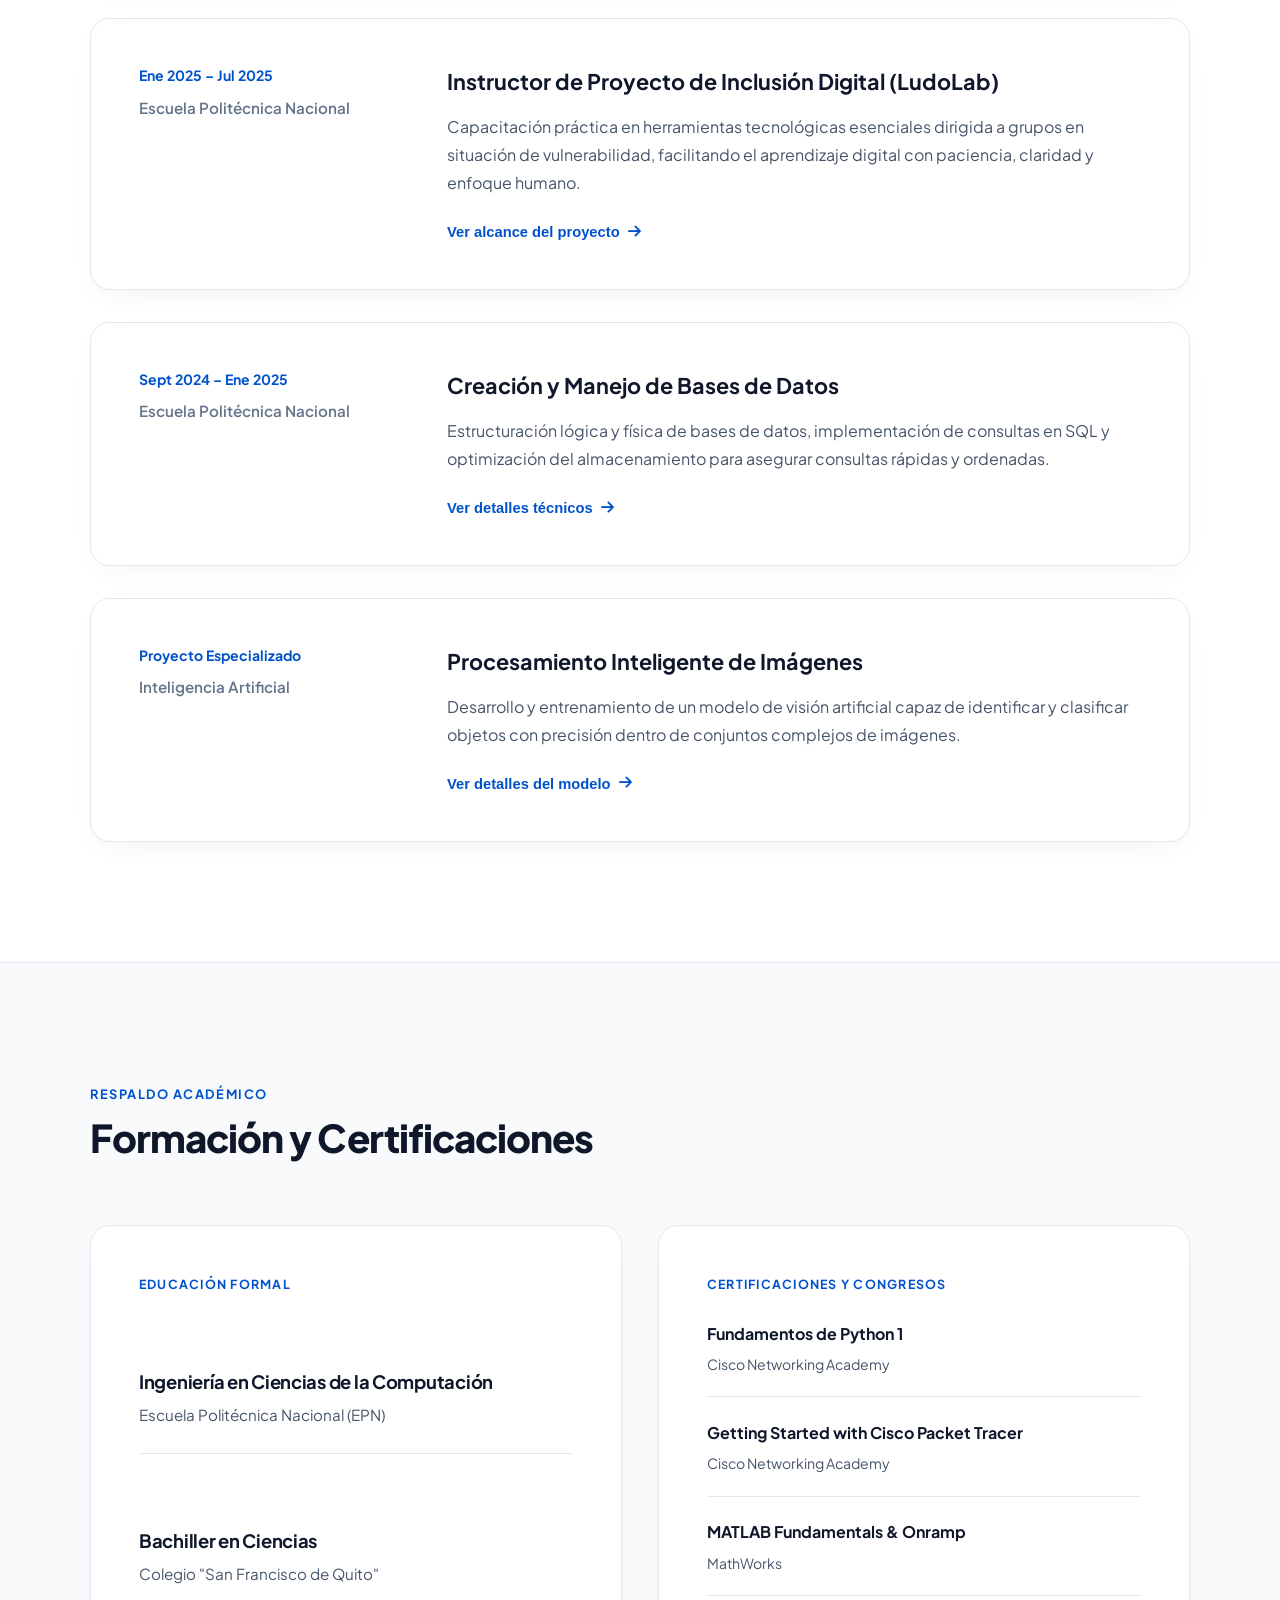
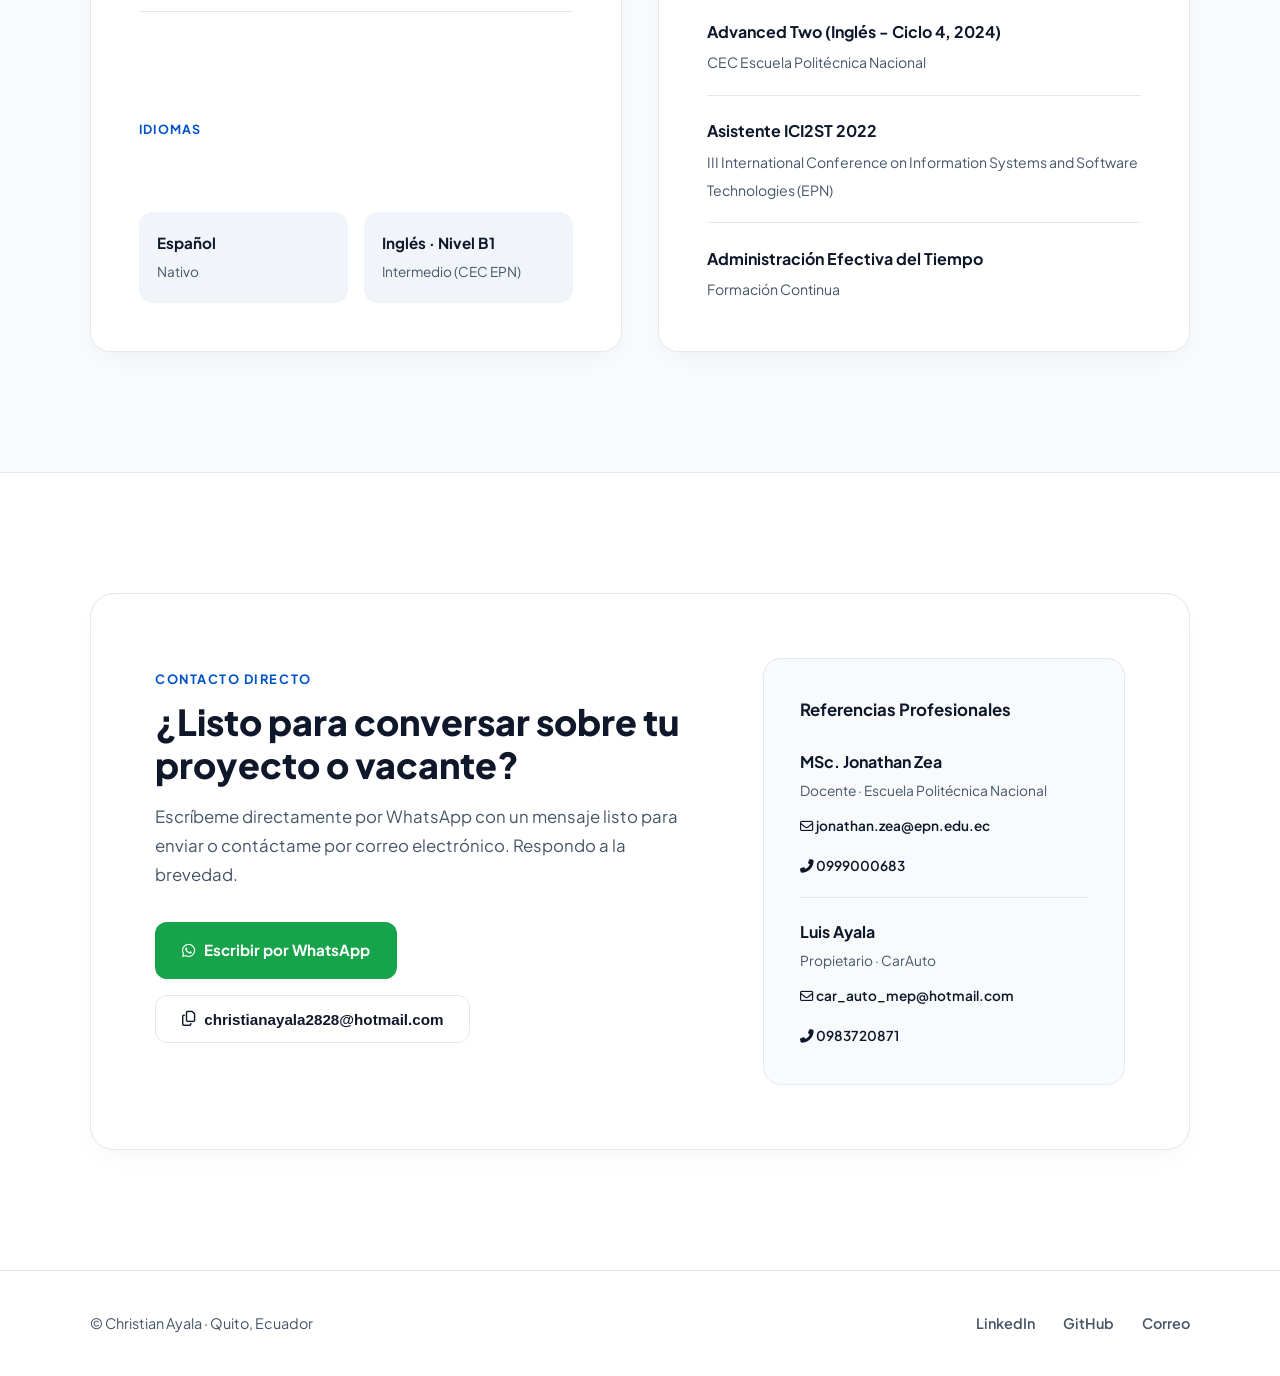
<file: portafolio-2 Gemini/index.html>
<!DOCTYPE html>
<html lang="es" data-theme="light">
<head>
    <meta charset="UTF-8">
    <meta name="viewport" content="width=device-width, initial-scale=1.0">
    <title>Christian Ayala — Portafolio Profesional</title>
    <link rel="preconnect" href="https://fonts.googleapis.com">
    <link rel="preconnect" href="https://fonts.gstatic.com" crossorigin>
    <link href="https://fonts.googleapis.com/css2?family=Plus+Jakarta+Sans:wght@400;500;600;700;800&display=swap" rel="stylesheet">
    <link rel="stylesheet" href="https://cdnjs.cloudflare.com/ajax/libs/font-awesome/6.4.0/css/all.min.css">
    <link rel="stylesheet" href="css/styles.css">
</head>
<body>

    <!-- Indicador sutil de lectura -->
    <div id="scroll-progress" aria-hidden="true"></div>

    <!-- Navegación limpia y espaciada -->
    <header class="site-header">
        <nav class="navbar container" aria-label="Navegación principal">
            <a href="#inicio" class="brand" title="Ir al inicio">
                <span class="brand-mark">CA</span>
                <span class="brand-name">Christian Ayala</span>
            </a>

            <div class="nav-links">
                <a href="#inicio" class="nav-link active">Inicio</a>
                <a href="#soluciones" class="nav-link">Soluciones y Habilidades</a>
                <a href="#experiencia" class="nav-link">Experiencia</a>
                <a href="#formacion" class="nav-link">Formación</a>
                <a href="#contacto" class="nav-link">Contacto</a>
            </div>

            <div class="nav-actions">
                <button id="theme-toggle" class="theme-btn" title="Cambiar entre modo claro y oscuro" aria-label="Cambiar apariencia">
                    <i class="fas fa-moon"></i>
                </button>
                <a href="https://wa.me/593995593657?text=Hola%20Christian%2C%20revis%C3%A9%20tu%20portafolio%20profesional%20y%20me%20gustar%C3%ADa%20ponerme%20en%20contacto%20contigo." 
                   target="_blank" 
                   rel="noopener noreferrer" 
                   class="btn btn-whatsapp btn-sm">
                    <i class="fab fa-whatsapp"></i> <span>WhatsApp</span>
                </a>
            </div>
        </nav>
    </header>

    <main>

        <!-- SECCIÓN HERO: AMPLIA Y EJECUTIVA -->
        <section id="inicio" class="hero-section">
            <div class="container hero-layout">
                
                <div class="hero-copy reveal">
                    <div class="location-tag">
                        <span class="status-dot"></span>
                        <span>Escuela Politécnica Nacional · Quito, Ecuador</span>
                    </div>

                    <h1 class="hero-title">
                        Soluciones tecnológicas en <br>
                        <span class="animated-gradient" id="rotating-text">Desarrollo de Software</span>
                    </h1>

                    <p class="hero-lead">
                        Soy <strong>Christian Ayala</strong>, formado en Ingeniería en Ciencias de la Computación en la <strong>EPN</strong>. Ayudo a organizaciones y proyectos a gestionar su información, optimizar procesos digitales, asegurar su infraestructura de red e implementar soluciones de software confiables.
                    </p>

                    <div class="hero-cta">
                        <a href="https://wa.me/593995593657?text=Hola%20Christian%2C%20revis%C3%A9%20tu%20portafolio%20profesional%20y%20me%20gustar%C3%ADa%20ponerme%20en%20contacto%20contigo." 
                           target="_blank" 
                           rel="noopener noreferrer" 
                           class="btn btn-whatsapp">
                            <i class="fab fa-whatsapp"></i> Contactar por WhatsApp
                        </a>
                        <a href="mailto:christianayala2828@hotmail.com?subject=Contacto%20Profesional%20-%20Christian%20Ayala&body=Hola%20Christian%2C%20revis%C3%A9%20tu%20portafolio%20y%20me%20gustar%C3%ADa%20conversar%20contigo." 
                           class="btn btn-dark">
                            <i class="far fa-envelope"></i> Enviar Correo
                        </a>
                        <button type="button" id="btn-copy-phone" class="btn btn-ghost" title="Copiar número de teléfono">
                            <i class="fas fa-phone-alt"></i> 0995593657
                        </button>
                    </div>

                    <div class="hero-socials">
                        <a href="https://www.linkedin.com/in/christian-ayala28" target="_blank" rel="noopener noreferrer">
                            <i class="fab fa-linkedin"></i> LinkedIn
                        </a>
                        <span class="divider">·</span>
                        <a href="https://kurereishu.github.io/" target="_blank" rel="noopener noreferrer">
                            <i class="fab fa-github"></i> Portafolio GitHub
                        </a>
                    </div>
                </div>

                <!-- Fotografía con marco limpio -->
                <div class="hero-photo-col reveal">
                    <div class="portrait-card">
                        <img src="assets/foto-christian.jpg" alt="Christian Ayala" id="profile-img" class="portrait-img">
                        <div id="profile-fallback" class="portrait-fallback" style="display: none;">
                            <span class="fallback-initials">CA</span>
                            <p>Coloca <code>foto-christian.jpg</code> en la carpeta <code>assets/</code> o selecciónala aquí:</p>
                            <label for="photo-upload" class="btn btn-ghost btn-sm">Cargar foto</label>
                            <input type="file" id="photo-upload" accept="image/*" hidden>
                        </div>
                    </div>
                </div>

            </div>
        </section>

        <!-- SECCIÓN SOLUCIONES Y HABILIDADES (ORIENTADA A CLIENTES) -->
        <section id="soluciones" class="section section-alt">
            <div class="container">
                
                <div class="section-header reveal">
                    <div>
                        <span class="kicker">Áreas de Especialidad</span>
                        <h2 class="section-title">¿Cómo puedo aportar valor a tu proyecto?</h2>
                        <p class="section-subtitle">Tecnología aplicada de forma clara, segura y orientada a resultados prácticos.</p>
                    </div>

                    <!-- Filtro limpio y espaciado -->
                    <div class="filter-pills" role="tablist" aria-label="Filtrar áreas">
                        <button class="filter-btn active" data-filter="all">Todas las áreas</button>
                        <button class="filter-btn" data-filter="software">Software e IA</button>
                        <button class="filter-btn" data-filter="datos">Datos y Gestión</button>
                        <button class="filter-btn" data-filter="infraestructura">Sistemas y Redes</button>
                    </div>
                </div>

                <div class="cards-grid-2">
                    
                    <!-- Tarjeta 1 -->
                    <article class="clean-card skill-item software reveal">
                        <div class="card-icon">
                            <i class="fas fa-laptop-code"></i>
                        </div>
                        <h3>Desarrollo de Software y Automatización</h3>
                        <p>
                            Creación de aplicaciones rápidas, servicios web e integración de herramientas de inteligencia artificial para automatizar tareas, analizar imágenes y optimizar procesos operativos.
                        </p>
                        <div class="clean-tags">
                            <span>Python</span>
                            <span>FastAPI</span>
                            <span>Java</span>
                            <span>C++</span>
                            <span>Inteligencia Artificial</span>
                        </div>
                    </article>

                    <!-- Tarjeta 2 -->
                    <article class="clean-card skill-item datos reveal">
                        <div class="card-icon">
                            <i class="fas fa-database"></i>
                        </div>
                        <h3>Bases de Datos y Control de Información</h3>
                        <p>
                            Diseño y organización de bases de datos seguras para el control eficiente de clientes, inventarios y facturación, garantizando que la información esté siempre disponible e íntegra.
                        </p>
                        <div class="clean-tags">
                            <span>SQL / MySQL</span>
                            <span>MongoDB</span>
                            <span>Modelado de Datos</span>
                            <span>Excel & Análisis</span>
                        </div>
                    </article>

                    <!-- Tarjeta 3 -->
                    <article class="clean-card skill-item infraestructura reveal">
                        <div class="card-icon">
                            <i class="fas fa-shield-halved"></i>
                        </div>
                        <h3>Soporte de Sistemas, Redes y Seguridad</h3>
                        <p>
                            Mantenimiento preventivo y correctivo de equipos, configuración de sistemas operativos, copias de respaldo (backups) y análisis de redes para mantener la continuidad del negocio.
                        </p>
                        <div class="clean-tags">
                            <span>Soporte Técnico</span>
                            <span>Redes y Seguridad</span>
                            <span>Gestión de Backups</span>
                            <span>Sistemas Operativos</span>
                        </div>
                    </article>

                    <!-- Tarjeta 4 -->
                    <article class="clean-card skill-item datos reveal">
                        <div class="card-icon">
                            <i class="fas fa-cloud"></i>
                        </div>
                        <h3>Gestión Digital y Herramientas Corporativas</h3>
                        <p>
                            Administración de documentación de proyectos en la nube, supervisión de comprobantes electrónicos, capacitación tecnológica a equipos de trabajo y edición multimedia.
                        </p>
                        <div class="clean-tags">
                            <span>Microsoft 365</span>
                            <span>Gestión en la Nube</span>
                            <span>MATLAB</span>
                            <span>Edición Audio/Video</span>
                        </div>
                    </article>

                </div>

                <!-- Valores y Aptitudes Profesionales -->
                <div class="values-strip reveal">
                    <span class="values-label">Compromiso profesional:</span>
                    <div class="values-items">
                        <span><i class="fas fa-check"></i> Resolución ágil de problemas</span>
                        <span><i class="fas fa-check"></i> Comunicación clara</span>
                        <span><i class="fas fa-check"></i> Trabajo en equipo</span>
                        <span><i class="fas fa-check"></i> Adaptabilidad tecnológica</span>
                        <span><i class="fas fa-check"></i> Cumplimiento de objetivos</span>
                        <span><i class="fas fa-id-card"></i> Licencia de conducir</span>
                    </div>
                </div>

            </div>
        </section>

        <!-- SECCIÓN EXPERIENCIA PROFESIONAL (DISEÑO EDITORIAL ESPACIADO) -->
        <section id="experiencia" class="section">
            <div class="container">
                
                <div class="section-header reveal">
                    <div>
                        <span class="kicker">Trayectoria</span>
                        <h2 class="section-title">Experiencia Profesional y Proyectos</h2>
                        <p class="section-subtitle">Resultados comprobados en gestión comercial, academia y desarrollo técnico.</p>
                    </div>
                </div>

                <div class="experience-list">
                    
                    <!-- Experiencia 1 -->
                    <article class="exp-row reveal">
                        <div class="exp-meta">
                            <span class="exp-period">Feb 2025 – Actualidad</span>
                            <span class="exp-org">CarAuto</span>
                        </div>
                        <div class="exp-content">
                            <h3>Soporte y Gestión Digital</h3>
                            <p>
                                Supervisión continua de la emisión de comprobantes electrónicos y administración de la base de datos de clientes e inventario. Responsable de resguardar la integridad de los registros financieros y brindar asistencia técnica directa en el flujo de ventas.
                            </p>
                            <button class="btn-text open-modal" data-modal="modal-carauto">
                                Ver responsabilidades clave <i class="fas fa-arrow-right"></i>
                            </button>
                        </div>
                    </article>

                    <!-- Experiencia 2 -->
                    <article class="exp-row reveal">
                        <div class="exp-meta">
                            <span class="exp-period">Ene 2025 – Jul 2025</span>
                            <span class="exp-org">Escuela Politécnica Nacional</span>
                        </div>
                        <div class="exp-content">
                            <h3>Instructor de Proyecto de Inclusión Digital (LudoLab)</h3>
                            <p>
                                Capacitación práctica en herramientas tecnológicas esenciales dirigida a grupos en situación de vulnerabilidad, facilitando el aprendizaje digital con paciencia, claridad y enfoque humano.
                            </p>
                            <button class="btn-text open-modal" data-modal="modal-ludolab">
                                Ver alcance del proyecto <i class="fas fa-arrow-right"></i>
                            </button>
                        </div>
                    </article>

                    <!-- Experiencia 3 -->
                    <article class="exp-row reveal">
                        <div class="exp-meta">
                            <span class="exp-period">Sept 2024 – Ene 2025</span>
                            <span class="exp-org">Escuela Politécnica Nacional</span>
                        </div>
                        <div class="exp-content">
                            <h3>Creación y Manejo de Bases de Datos</h3>
                            <p>
                                Estructuración lógica y física de bases de datos, implementación de consultas en SQL y optimización del almacenamiento para asegurar consultas rápidas y ordenadas.
                            </p>
                            <button class="btn-text open-modal" data-modal="modal-db">
                                Ver detalles técnicos <i class="fas fa-arrow-right"></i>
                            </button>
                        </div>
                    </article>

                    <!-- Proyecto IA -->
                    <article class="exp-row reveal">
                        <div class="exp-meta">
                            <span class="exp-period">Proyecto Especializado</span>
                            <span class="exp-org">Inteligencia Artificial</span>
                        </div>
                        <div class="exp-content">
                            <h3>Procesamiento Inteligente de Imágenes</h3>
                            <p>
                                Desarrollo y entrenamiento de un modelo de visión artificial capaz de identificar y clasificar objetos con precisión dentro de conjuntos complejos de imágenes.
                            </p>
                            <button class="btn-text open-modal" data-modal="modal-ia">
                                Ver detalles del modelo <i class="fas fa-arrow-right"></i>
                            </button>
                        </div>
                    </article>

                </div>
            </div>
        </section>

        <!-- SECCIÓN FORMACIÓN Y CERTIFICACIONES -->
        <section id="formacion" class="section section-alt">
            <div class="container">
                
                <div class="section-header reveal">
                    <div>
                        <span class="kicker">Respaldo Académico</span>
                        <h2 class="section-title">Formación y Certificaciones</h2>
                    </div>
                </div>

                <div class="cards-grid-2">
                    
                    <!-- Educación e Idiomas -->
                    <div class="clean-card reveal">
                        <span class="card-kicker">Educación Formal</span>
                        
                        <div class="edu-item">
                            <h3>Ingeniería en Ciencias de la Computación</h3>
                            <p>Escuela Politécnica Nacional (EPN)</p>
                        </div>

                        <div class="edu-item">
                            <h3>Bachiller en Ciencias</h3>
                            <p>Colegio "San Francisco de Quito"</p>
                        </div>

                        <span class="card-kicker" style="margin-top: 2.25rem;">Idiomas</span>
                        <div class="lang-row">
                            <div class="lang-pill">
                                <strong>Español</strong>
                                <span>Nativo</span>
                            </div>
                            <div class="lang-pill">
                                <strong>Inglés · Nivel B1</strong>
                                <span>Intermedio (CEC EPN)</span>
                            </div>
                        </div>
                    </div>

                    <!-- Certificaciones -->
                    <div class="clean-card reveal">
                        <span class="card-kicker">Certificaciones y Congresos</span>
                        
                        <ul class="clean-cert-list">
                            <li>
                                <strong>Fundamentos de Python 1</strong>
                                <span>Cisco Networking Academy</span>
                            </li>
                            <li>
                                <strong>Getting Started with Cisco Packet Tracer</strong>
                                <span>Cisco Networking Academy</span>
                            </li>
                            <li>
                                <strong>MATLAB Fundamentals & Onramp</strong>
                                <span>MathWorks</span>
                            </li>
                            <li>
                                <strong>Advanced Two (Inglés - Ciclo 4, 2024)</strong>
                                <span>CEC Escuela Politécnica Nacional</span>
                            </li>
                            <li>
                                <strong>Asistente ICI2ST 2022</strong>
                                <span>III International Conference on Information Systems and Software Technologies (EPN)</span>
                            </li>
                            <li>
                                <strong>Administración Efectiva del Tiempo</strong>
                                <span>Formación Continua</span>
                            </li>
                        </ul>
                    </div>

                </div>
            </div>
        </section>

        <!-- SECCIÓN CONTACTO Y REFERENCIAS -->
        <section id="contacto" class="section">
            <div class="container">
                <div class="contact-banner reveal">
                    
                    <div class="contact-info">
                        <span class="kicker">Contacto Directo</span>
                        <h2>¿Listo para conversar sobre tu proyecto o vacante?</h2>
                        <p>
                            Escríbeme directamente por WhatsApp con un mensaje listo para enviar o contáctame por correo electrónico. Respondo a la brevedad.
                        </p>

                        <div class="hero-cta">
                            <a href="https://wa.me/593995593657?text=Hola%20Christian%2C%20revis%C3%A9%20tu%20portafolio%20profesional%20y%20me%20gustar%C3%ADa%20ponerme%20en%20contacto%20contigo." 
                               target="_blank" 
                               rel="noopener noreferrer" 
                               class="btn btn-whatsapp">
                                <i class="fab fa-whatsapp"></i> Escribir por WhatsApp
                            </a>
                            <button type="button" id="btn-copy-email" class="btn btn-ghost">
                                <i class="far fa-copy"></i> christianayala2828@hotmail.com
                            </button>
                        </div>
                    </div>

                    <div class="references-box">
                        <h3>Referencias Profesionales</h3>
                        
                        <div class="ref-card">
                            <strong>MSc. Jonathan Zea</strong>
                            <span>Docente · Escuela Politécnica Nacional</span>
                            <div class="ref-links">
                                <a href="mailto:jonathan.zea@epn.edu.ec"><i class="far fa-envelope"></i> jonathan.zea@epn.edu.ec</a>
                                <a href="tel:0999000683"><i class="fas fa-phone-alt"></i> 0999000683</a>
                            </div>
                        </div>

                        <div class="ref-card">
                            <strong>Luis Ayala</strong>
                            <span>Propietario · CarAuto</span>
                            <div class="ref-links">
                                <a href="mailto:car_auto_mep@hotmail.com"><i class="far fa-envelope"></i> car_auto_mep@hotmail.com</a>
                                <a href="tel:0983720871"><i class="fas fa-phone-alt"></i> 0983720871</a>
                            </div>
                        </div>
                    </div>

                </div>
            </div>
        </section>

    </main>

    <!-- PIE DE PÁGINA -->
    <footer class="site-footer">
        <div class="container footer-flex">
            <span>© Christian Ayala · Quito, Ecuador</span>
            <div class="footer-links">
                <a href="https://www.linkedin.com/in/christian-ayala28" target="_blank" rel="noopener noreferrer">LinkedIn</a>
                <a href="https://kurereishu.github.io/" target="_blank" rel="noopener noreferrer">GitHub</a>
                <a href="mailto:christianayala2828@hotmail.com">Correo</a>
            </div>
        </div>
    </footer>

    <!-- Botón Volver Arriba -->
    <a href="#inicio" id="btn-top" title="Volver al inicio" aria-label="Volver arriba">
        <i class="fas fa-arrow-up"></i>
    </a>

    <!-- Notificación Toast -->
    <div id="toast" role="status" aria-live="polite">
        <i class="fas fa-check-circle"></i>
        <span id="toast-msg">Copiado al portapapeles</span>
    </div>

    <!-- MODALES DE EXPERIENCIA -->
    <div id="modal-carauto" class="modal" role="dialog" aria-modal="true">
        <div class="modal-dialog">
            <button class="modal-close" aria-label="Cerrar">&times;</button>
            <span class="kicker">CarAuto · Feb 2025 – Actualidad</span>
            <h3>Soporte y Gestión Digital</h3>
            <ul>
                <li>Supervisión diaria de la emisión y validación de comprobantes electrónicos.</li>
                <li>Administración ordenada de la base de datos de clientes y control de inventario.</li>
                <li>Resguardo de la integridad de los registros financieros y soporte técnico inmediato en ventas.</li>
            </ul>
        </div>
    </div>

    <div id="modal-ludolab" class="modal" role="dialog" aria-modal="true">
        <div class="modal-dialog">
            <button class="modal-close" aria-label="Cerrar">&times;</button>
            <span class="kicker">EPN · Ene 2025 – Jul 2025</span>
            <h3>Instructor de Proyecto de Inclusión Digital (LudoLab)</h3>
            <ul>
                <li>Capacitación en herramientas digitales esenciales para grupos prioritarios y en situación de vulnerabilidad.</li>
                <li>Enseñanza práctica y acompañamiento personalizado para reducir la brecha digital.</li>
            </ul>
        </div>
    </div>

    <div id="modal-db" class="modal" role="dialog" aria-modal="true">
        <div class="modal-dialog">
            <button class="modal-close" aria-label="Cerrar">&times;</button>
            <span class="kicker">EPN · Sept 2024 – Ene 2025</span>
            <h3>Creación y Manejo de Bases de Datos</h3>
            <ul>
                <li>Diseño y modelado lógico y físico de estructuras de datos.</li>
                <li>Desarrollo de consultas SQL y optimización para garantizar rapidez y fiabilidad en el acceso a la información.</li>
            </ul>
        </div>
    </div>

    <div id="modal-ia" class="modal" role="dialog" aria-modal="true">
        <div class="modal-dialog">
            <button class="modal-close" aria-label="Cerrar">&times;</button>
            <span class="kicker">Visión Artificial</span>
            <h3>Procesamiento Inteligente de Imágenes</h3>
            <ul>
                <li>Entrenamiento de un modelo de segmentación semántica para identificar objetos con alta precisión.</li>
                <li>Preparación, limpieza y optimización de conjuntos de datos visuales complejos.</li>
            </ul>
        </div>
    </div>

    <script src="js/main.js"></script>
</body>
</html>
</file>
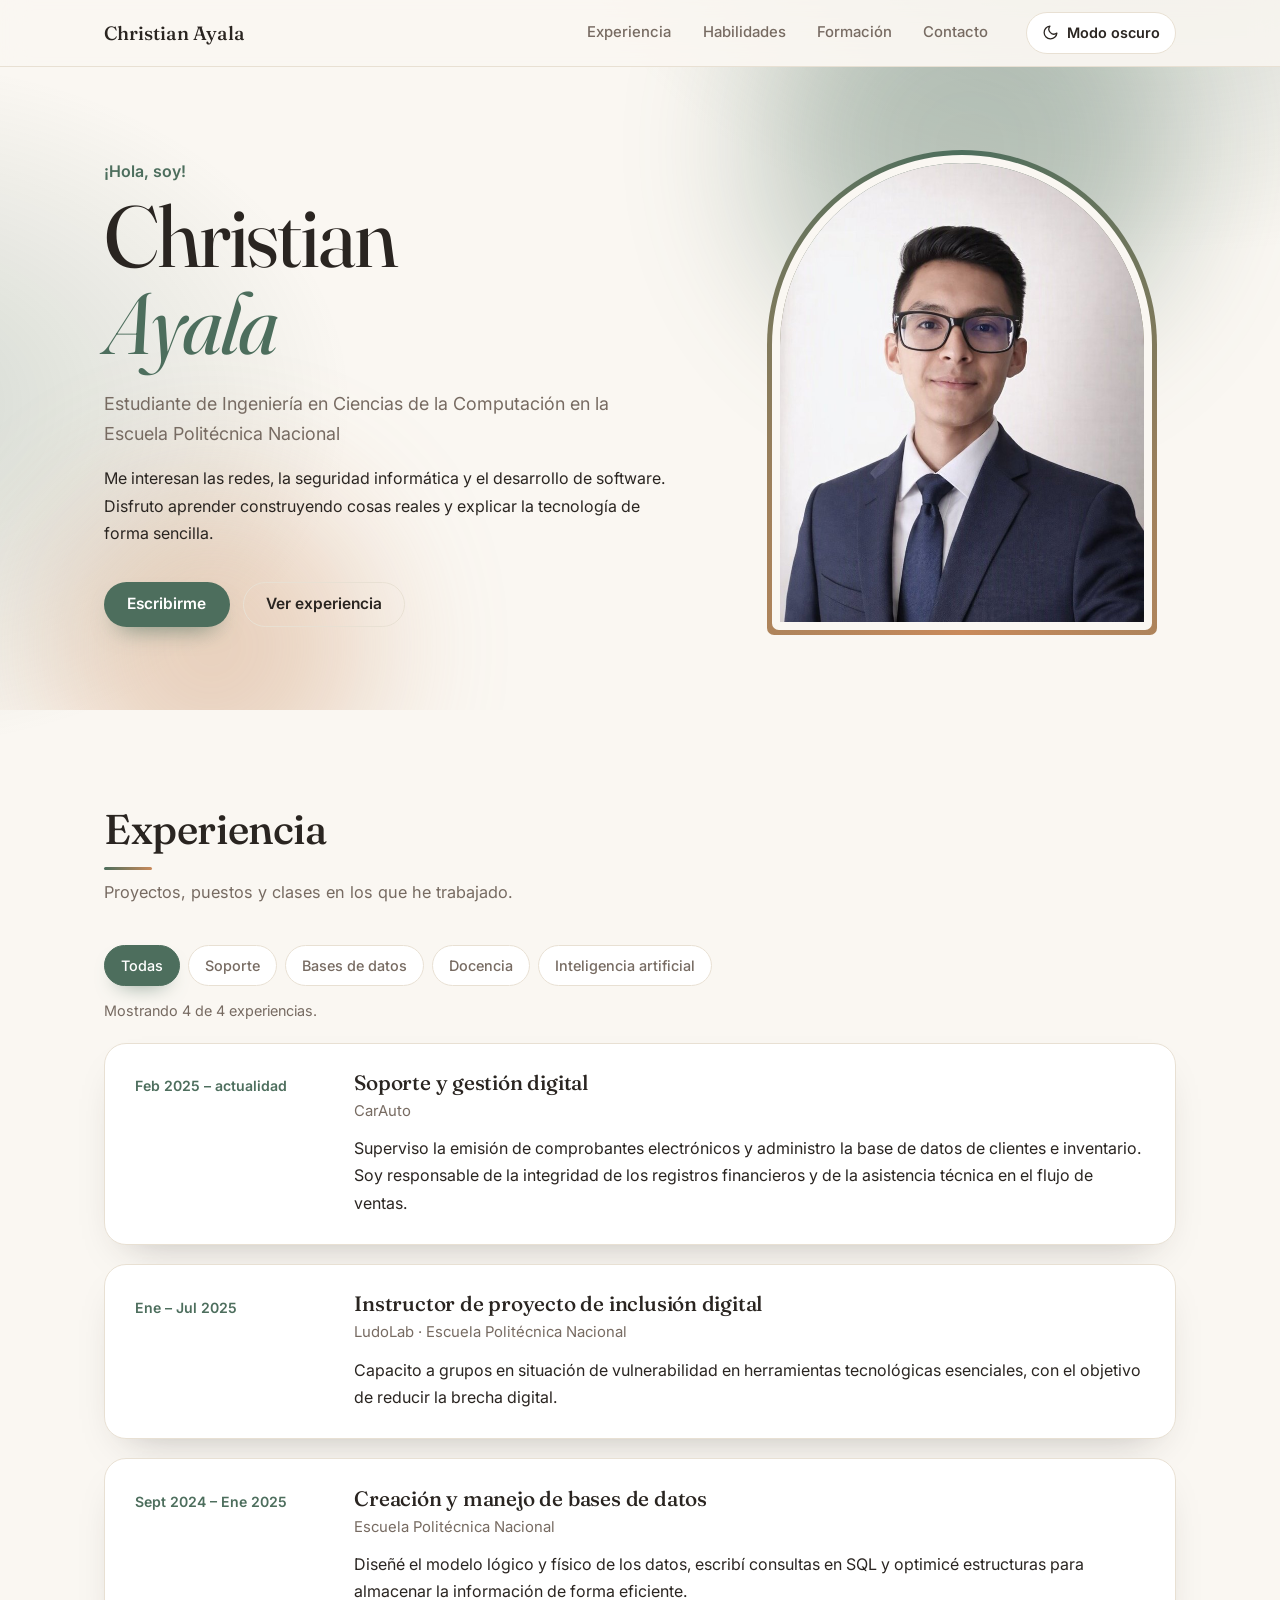
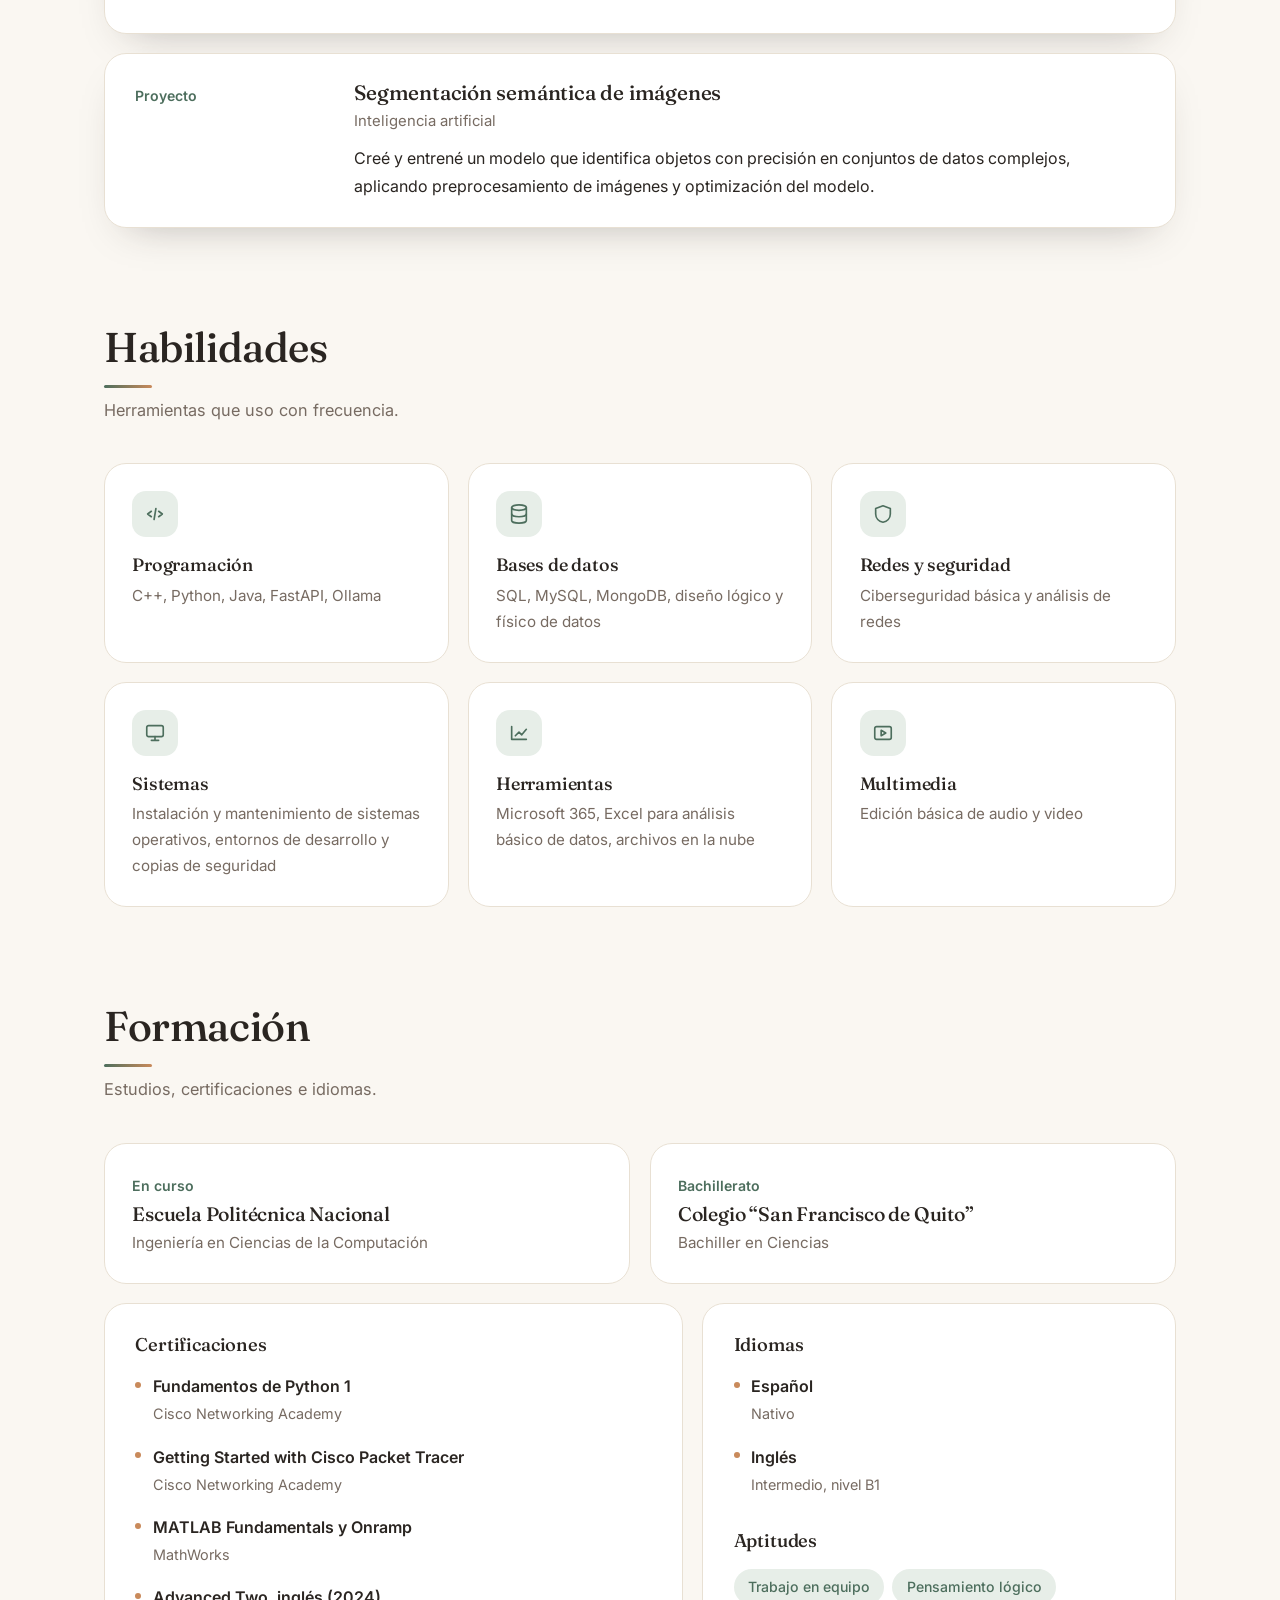
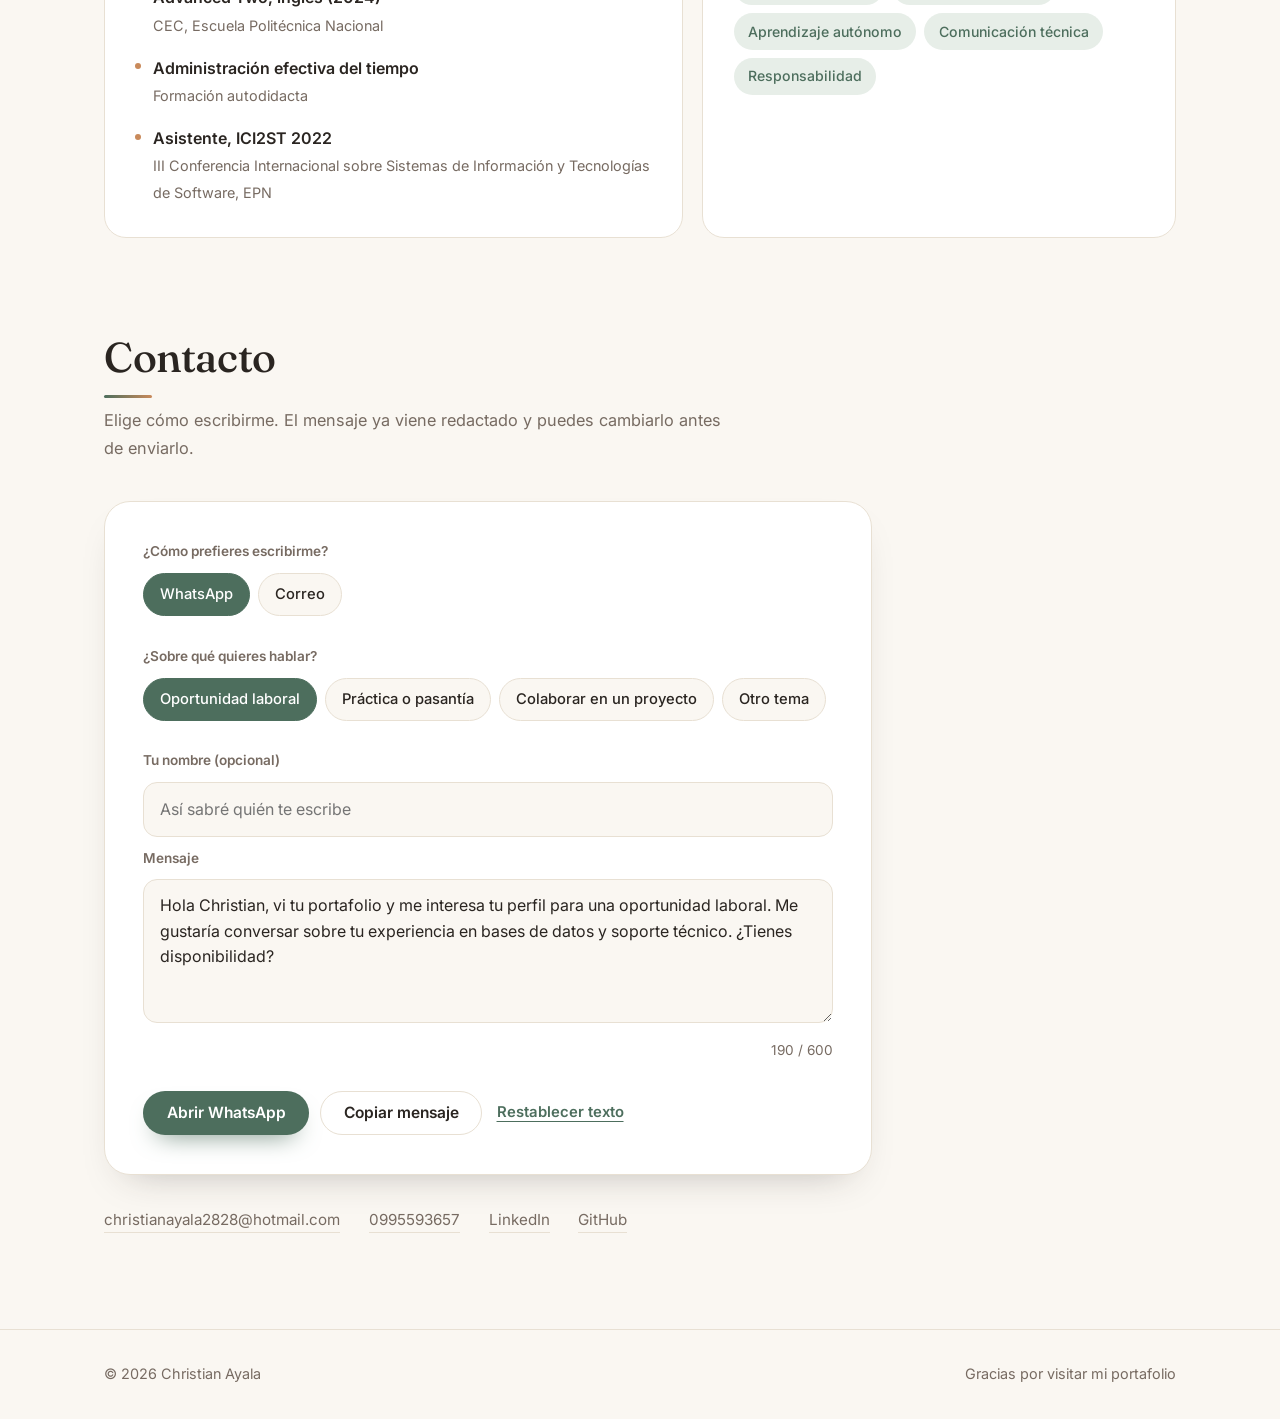
<file: portafolio-3 Claude/index.html>
<!DOCTYPE html>
<html lang="es">
<head>
  <meta charset="utf-8">
  <meta name="viewport" content="width=device-width, initial-scale=1">
  <title>Christian Ayala · Portafolio</title>
  <meta name="description" content="Portafolio de Christian Ayala: experiencia, habilidades, formación y contacto.">
  <link rel="preconnect" href="https://fonts.googleapis.com">
  <link rel="preconnect" href="https://fonts.gstatic.com" crossorigin>
  <link href="https://fonts.googleapis.com/css2?family=Fraunces:opsz,wght@9..144,400;9..144,500;9..144,600&family=Inter:wght@400;500;600&display=swap" rel="stylesheet">
  <link rel="stylesheet" href="css/styles.css">
  <script src="js/main.js" defer></script>
</head>
<body>
<a class="skip" href="#main">Saltar al contenido</a>

<header class="site-header">
  <div class="wrap bar">
    <a class="brand" href="#inicio">Christian Ayala</a>
    <nav class="nav" aria-label="Secciones del portafolio">
      <ol>
        <li><a href="#experiencia">Experiencia</a></li>
        <li><a href="#habilidades">Habilidades</a></li>
        <li><a href="#formacion">Formación</a></li>
        <li><a href="#contacto">Contacto</a></li>
      </ol>
    </nav>
    <button class="theme-toggle" id="themeBtn" type="button" aria-pressed="false">
      <svg class="icon-moon" viewBox="0 0 24 24" aria-hidden="true"><path d="M21 12.8A9 9 0 1 1 11.2 3a7 7 0 0 0 9.8 9.8z"/></svg>
      <svg class="icon-sun" viewBox="0 0 24 24" aria-hidden="true"><circle cx="12" cy="12" r="4"/><path d="M12 2v2M12 20v2M4.9 4.9l1.4 1.4M17.7 17.7l1.4 1.4M2 12h2M20 12h2M4.9 19.1l1.4-1.4M17.7 6.3l1.4-1.4"/></svg>
      <span class="theme-label">Modo oscuro</span>
    </button>
  </div>
  <div class="progress" id="progress" aria-hidden="true"></div>
</header>

<main id="main" tabindex="-1">

  <section class="hero" id="inicio">
    <div class="wrap hero-grid">
      <div class="hero-text">
        <p class="hello reveal">¡Hola, soy!</p>
        <h1 class="name reveal" style="--d:120ms">Christian <span>Ayala</span></h1>
        <p class="role reveal" style="--d:240ms">Estudiante de Ingeniería en Ciencias de la Computación en la Escuela Politécnica Nacional</p>
        <p class="intro reveal" style="--d:340ms">Me interesan las redes, la seguridad informática y el desarrollo de software. Disfruto aprender construyendo cosas reales y explicar la tecnología de forma sencilla.</p>
        <div class="actions reveal" style="--d:440ms">
          <a class="btn btn-primary" href="#contacto">Escribirme</a>
          <a class="btn btn-ghost" href="#experiencia">Ver experiencia</a>
        </div>
      </div>
      <figure class="photo reveal" style="--d:200ms">
        <img src="assets/foto-christian.jpg" alt="Retrato de Christian Ayala" width="720" height="1016">
      </figure>
    </div>
  </section>

  <section class="section" id="experiencia" aria-labelledby="h-exp">
    <div class="wrap">
      <header class="section-head reveal">
        <h2 id="h-exp">Experiencia</h2>
        <p>Proyectos, puestos y clases en los que he trabajado.</p>
      </header>

      <div class="filters reveal" role="group" aria-label="Filtrar por tipo de experiencia">
        <button class="chip" type="button" data-cat="all" aria-pressed="true">Todas</button>
        <button class="chip" type="button" data-cat="soporte" aria-pressed="false">Soporte</button>
        <button class="chip" type="button" data-cat="datos" aria-pressed="false">Bases de datos</button>
        <button class="chip" type="button" data-cat="docencia" aria-pressed="false">Docencia</button>
        <button class="chip" type="button" data-cat="ia" aria-pressed="false">Inteligencia artificial</button>
      </div>
      <p id="status" class="status" role="status" aria-live="polite"></p>

      <div class="timeline" id="jobs">
        <article class="entry reveal" data-cat="soporte" style="--d:0ms">
          <p class="when">Feb 2025 – actualidad</p>
          <div>
            <h3>Soporte y gestión digital</h3>
            <p class="org">CarAuto</p>
            <p>Superviso la emisión de comprobantes electrónicos y administro la base de datos de clientes e inventario. Soy responsable de la integridad de los registros financieros y de la asistencia técnica en el flujo de ventas.</p>
          </div>
        </article>
        <article class="entry reveal" data-cat="docencia" style="--d:90ms">
          <p class="when">Ene – Jul 2025</p>
          <div>
            <h3>Instructor de proyecto de inclusión digital</h3>
            <p class="org">LudoLab · Escuela Politécnica Nacional</p>
            <p>Capacito a grupos en situación de vulnerabilidad en herramientas tecnológicas esenciales, con el objetivo de reducir la brecha digital.</p>
          </div>
        </article>
        <article class="entry reveal" data-cat="datos" style="--d:180ms">
          <p class="when">Sept 2024 – Ene 2025</p>
          <div>
            <h3>Creación y manejo de bases de datos</h3>
            <p class="org">Escuela Politécnica Nacional</p>
            <p>Diseñé el modelo lógico y físico de los datos, escribí consultas en SQL y optimicé estructuras para almacenar la información de forma eficiente.</p>
          </div>
        </article>
        <article class="entry reveal" data-cat="ia" style="--d:270ms">
          <p class="when">Proyecto</p>
          <div>
            <h3>Segmentación semántica de imágenes</h3>
            <p class="org">Inteligencia artificial</p>
            <p>Creé y entrené un modelo que identifica objetos con precisión en conjuntos de datos complejos, aplicando preprocesamiento de imágenes y optimización del modelo.</p>
          </div>
        </article>
      </div>

      <div id="empty" class="empty" hidden>
        <p>No encontré experiencias con ese filtro.</p>
        <button class="btn btn-ghost" type="button" id="clear">Ver todas</button>
      </div>
    </div>
  </section>

  <section class="section" id="habilidades" aria-labelledby="h-hab">
    <div class="wrap">
      <header class="section-head reveal">
        <h2 id="h-hab">Habilidades</h2>
        <p>Herramientas que uso con frecuencia.</p>
      </header>
      <div class="skills">
        <article class="skill-card reveal" style="--d:0ms">
          <span class="skill-icon" aria-hidden="true"><svg viewBox="0 0 24 24"><path d="m8 9-4 3 4 3M16 9l4 3-4 3M13 6l-2 12"/></svg></span>
          <h3>Programación</h3>
          <p>C++, Python, Java, FastAPI, Ollama</p>
        </article>
        <article class="skill-card reveal" style="--d:80ms">
          <span class="skill-icon" aria-hidden="true"><svg viewBox="0 0 24 24"><ellipse cx="12" cy="5" rx="8" ry="3"/><path d="M4 5v14c0 1.7 3.6 3 8 3s8-1.3 8-3V5"/><path d="M4 12c0 1.7 3.6 3 8 3s8-1.3 8-3"/></svg></span>
          <h3>Bases de datos</h3>
          <p>SQL, MySQL, MongoDB, diseño lógico y físico de datos</p>
        </article>
        <article class="skill-card reveal" style="--d:160ms">
          <span class="skill-icon" aria-hidden="true"><svg viewBox="0 0 24 24"><path d="M12 3 4 6v6c0 4.5 3.4 8 8 9 4.6-1 8-4.5 8-9V6z"/></svg></span>
          <h3>Redes y seguridad</h3>
          <p>Ciberseguridad básica y análisis de redes</p>
        </article>
        <article class="skill-card reveal" style="--d:240ms">
          <span class="skill-icon" aria-hidden="true"><svg viewBox="0 0 24 24"><rect x="3" y="4" width="18" height="12" rx="2"/><path d="M8 20h8M12 16v4"/></svg></span>
          <h3>Sistemas</h3>
          <p>Instalación y mantenimiento de sistemas operativos, entornos de desarrollo y copias de seguridad</p>
        </article>
        <article class="skill-card reveal" style="--d:320ms">
          <span class="skill-icon" aria-hidden="true"><svg viewBox="0 0 24 24"><path d="M4 19V5M4 19h16M8 15l4-4 3 3 5-6"/></svg></span>
          <h3>Herramientas</h3>
          <p>Microsoft 365, Excel para análisis básico de datos, archivos en la nube</p>
        </article>
        <article class="skill-card reveal" style="--d:400ms">
          <span class="skill-icon" aria-hidden="true"><svg viewBox="0 0 24 24"><rect x="3" y="5" width="18" height="14" rx="2"/><path d="m10 9 5 3-5 3z"/></svg></span>
          <h3>Multimedia</h3>
          <p>Edición básica de audio y video</p>
        </article>
      </div>
    </div>
  </section>

  <section class="section" id="formacion" aria-labelledby="h-form">
    <div class="wrap">
      <header class="section-head reveal">
        <h2 id="h-form">Formación</h2>
        <p>Estudios, certificaciones e idiomas.</p>
      </header>

      <div class="edu">
        <article class="edu-card reveal" style="--d:0ms">
          <p class="when">En curso</p>
          <h3>Escuela Politécnica Nacional</h3>
          <p>Ingeniería en Ciencias de la Computación</p>
        </article>
        <article class="edu-card reveal" style="--d:100ms">
          <p class="when">Bachillerato</p>
          <h3>Colegio “San Francisco de Quito”</h3>
          <p>Bachiller en Ciencias</p>
        </article>
      </div>

      <div class="two-col">
        <div class="card reveal">
          <h3 class="card-title">Certificaciones</h3>
          <ul class="plain">
            <li><strong>Fundamentos de Python 1</strong><span>Cisco Networking Academy</span></li>
            <li><strong>Getting Started with Cisco Packet Tracer</strong><span>Cisco Networking Academy</span></li>
            <li><strong>MATLAB Fundamentals y Onramp</strong><span>MathWorks</span></li>
            <li><strong>Advanced Two, inglés (2024)</strong><span>CEC, Escuela Politécnica Nacional</span></li>
            <li><strong>Administración efectiva del tiempo</strong><span>Formación autodidacta</span></li>
            <li><strong>Asistente, ICI2ST 2022</strong><span>III Conferencia Internacional sobre Sistemas de Información y Tecnologías de Software, EPN</span></li>
          </ul>
        </div>
        <div class="card reveal" style="--d:120ms">
          <h3 class="card-title">Idiomas</h3>
          <ul class="plain">
            <li><strong>Español</strong><span>Nativo</span></li>
            <li><strong>Inglés</strong><span>Intermedio, nivel B1</span></li>
          </ul>
          <h3 class="card-title" style="margin-top:2rem">Aptitudes</h3>
          <div class="chips">
            <span class="chip-static">Trabajo en equipo</span>
            <span class="chip-static">Pensamiento lógico</span>
            <span class="chip-static">Aprendizaje autónomo</span>
            <span class="chip-static">Comunicación técnica</span>
            <span class="chip-static">Responsabilidad</span>
          </div>
        </div>
      </div>
    </div>
  </section>

  <section class="section" id="contacto" aria-labelledby="h-con">
    <div class="wrap">
      <header class="section-head reveal">
        <h2 id="h-con">Contacto</h2>
        <p>Elige cómo escribirme. El mensaje ya viene redactado y puedes cambiarlo antes de enviarlo.</p>
      </header>

      <div class="msgbox reveal">
        <div class="step">
          <span class="label" id="l-way">¿Cómo prefieres escribirme?</span>
          <div class="opts" role="group" aria-labelledby="l-way">
            <button class="opt" type="button" data-way="wa" aria-pressed="true">WhatsApp</button>
            <button class="opt" type="button" data-way="mail" aria-pressed="false">Correo</button>
          </div>
        </div>

        <div class="step">
          <span class="label" id="l-topic">¿Sobre qué quieres hablar?</span>
          <div class="opts" role="group" aria-labelledby="l-topic">
            <button class="opt" type="button" data-topic="job" aria-pressed="true">Oportunidad laboral</button>
            <button class="opt" type="button" data-topic="intern" aria-pressed="false">Práctica o pasantía</button>
            <button class="opt" type="button" data-topic="collab" aria-pressed="false">Colaborar en un proyecto</button>
            <button class="opt" type="button" data-topic="other" aria-pressed="false">Otro tema</button>
          </div>
        </div>

        <div class="step">
          <div class="field">
            <label class="label" for="sender">Tu nombre (opcional)</label>
            <input id="sender" type="text" maxlength="40" autocomplete="name" placeholder="Así sabré quién te escribe">
          </div>
          <div class="field">
            <label class="label" for="msg">Mensaje</label>
            <textarea id="msg" maxlength="600" aria-describedby="m-msg"></textarea>
            <div class="meta-row" id="m-msg"><span class="err" id="err"></span><span id="count"></span></div>
          </div>
        </div>

        <div class="send">
          <button class="btn btn-primary" type="button" id="go">Abrir WhatsApp</button>
          <button class="btn btn-ghost" type="button" id="copy">Copiar mensaje</button>
          <button class="btn-link" type="button" id="reset">Restablecer texto</button>
        </div>
      </div>

      <div class="others reveal">
        <a href="mailto:christianayala2828@hotmail.com">christianayala2828@hotmail.com</a>
        <a href="tel:+593995593657">0995593657</a>
        <a href="https://www.linkedin.com/in/christian-ayala28" target="_blank" rel="noopener">LinkedIn<span class="sr"> (se abre en otra pestaña)</span></a>
        <a href="https://kurereishu.github.io/" target="_blank" rel="noopener">GitHub<span class="sr"> (se abre en otra pestaña)</span></a>
      </div>
    </div>
  </section>

</main>

<footer class="site-footer">
  <div class="wrap">
    <span>© 2026 Christian Ayala</span>
    <span>Gracias por visitar mi portafolio</span>
  </div>
</footer>

<div class="toast" id="toast" role="status" aria-live="polite">
  <span id="toastMsg"></span>
  <button type="button" id="toastAct" hidden></button>
  <button type="button" class="x" id="toastX" aria-label="Cerrar aviso">×</button>
</div>

</body>
</html>
</file>
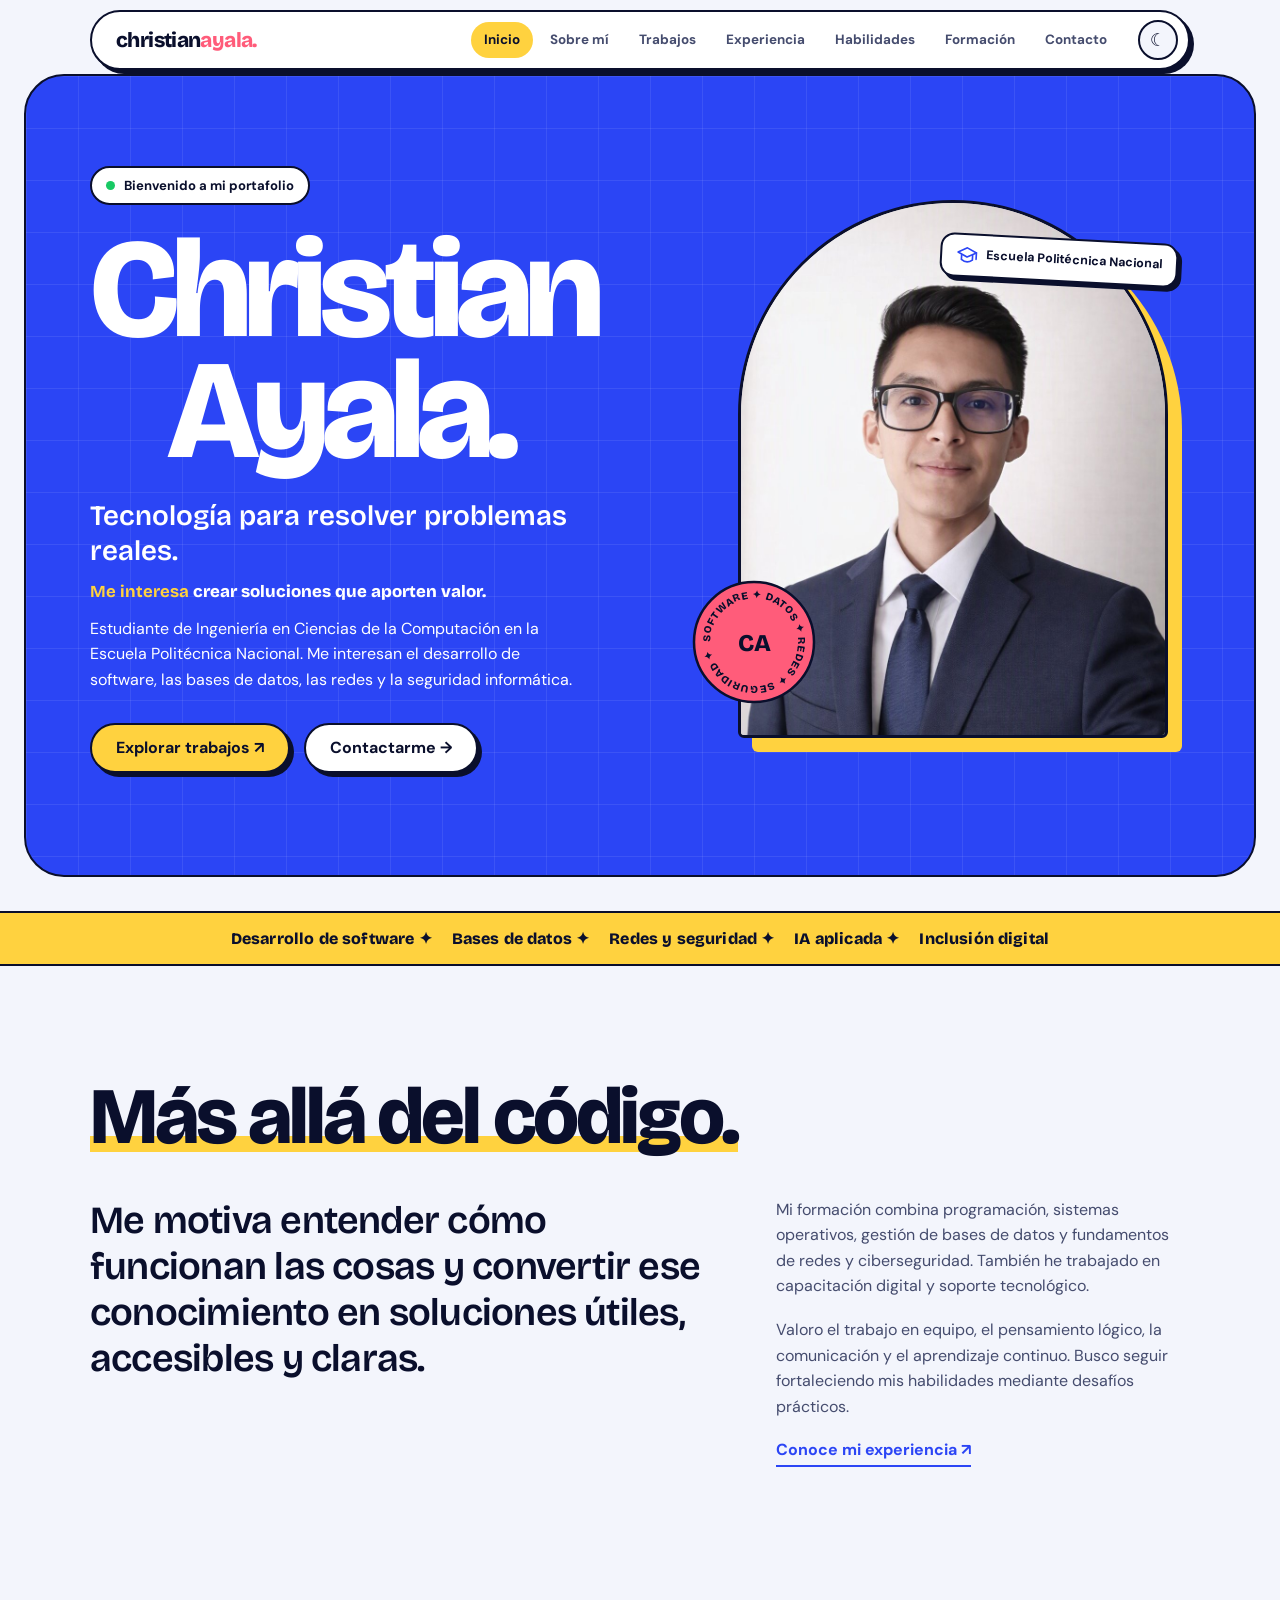
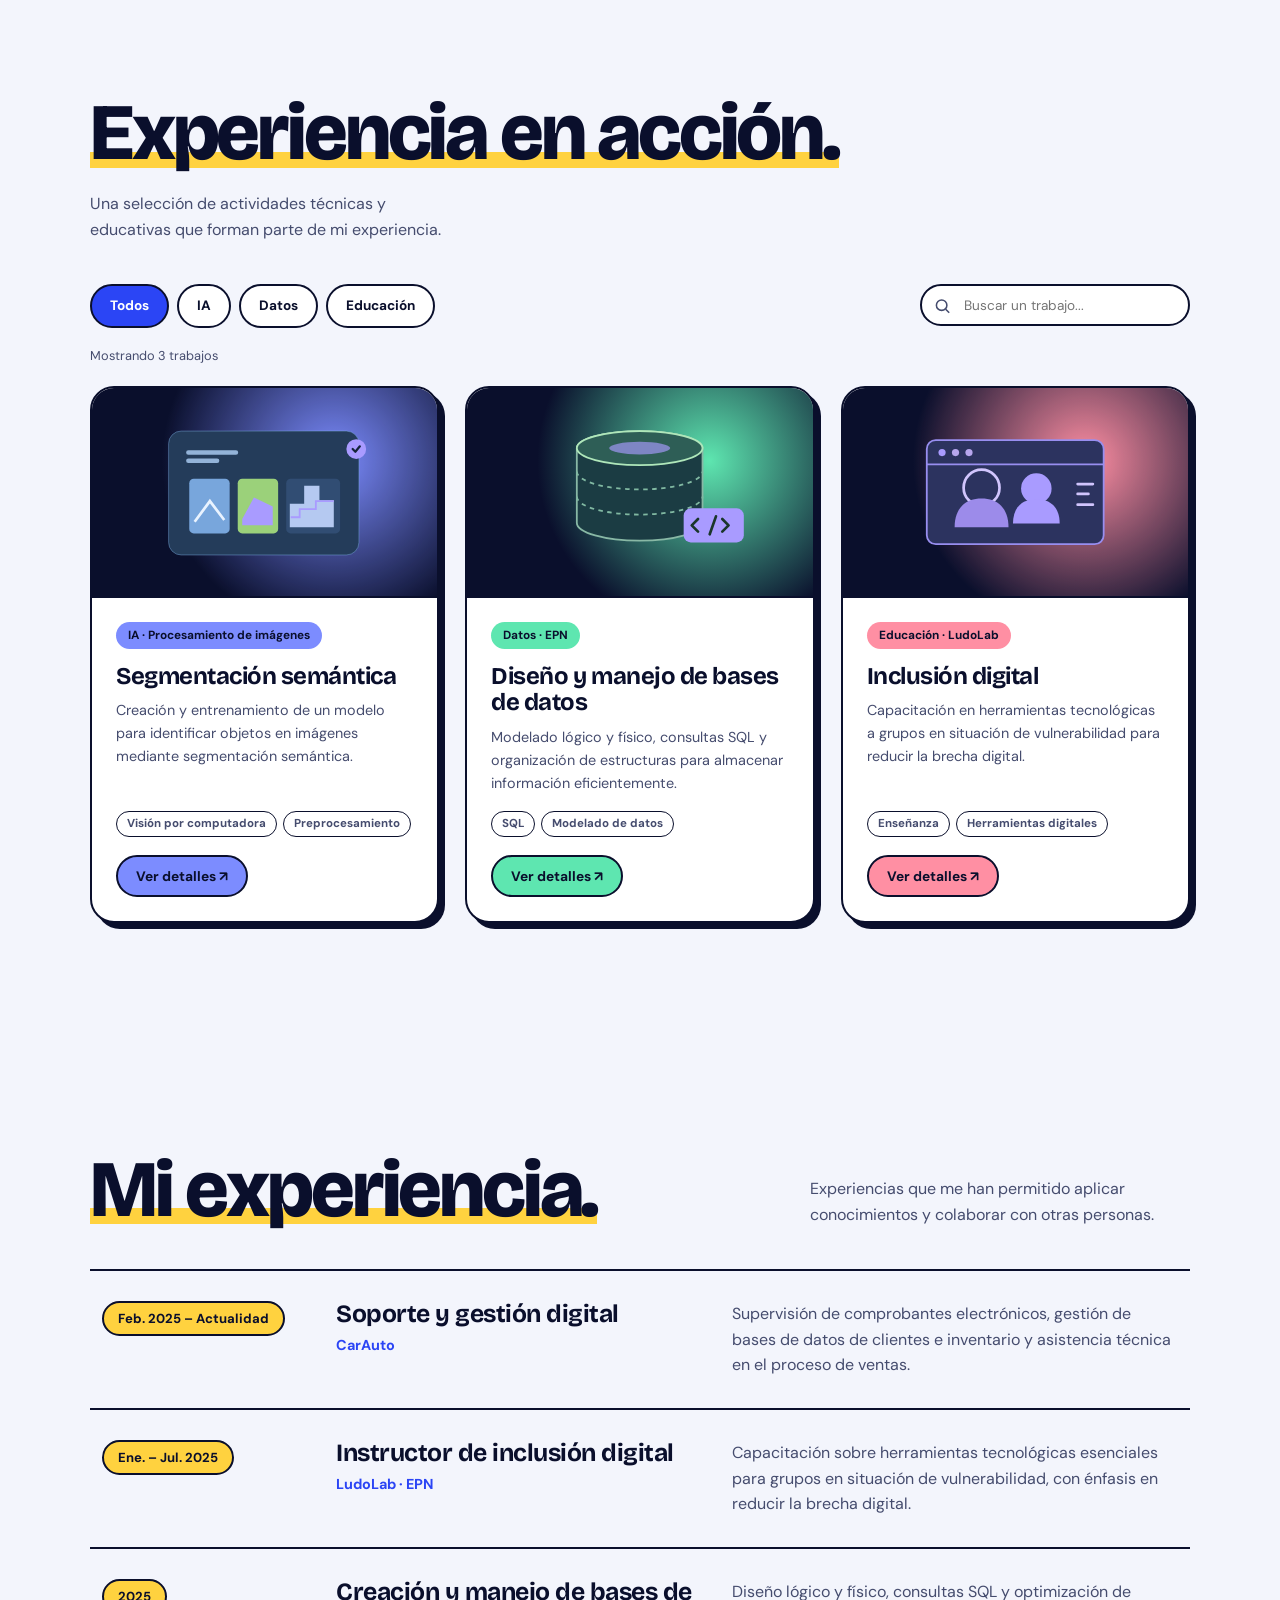
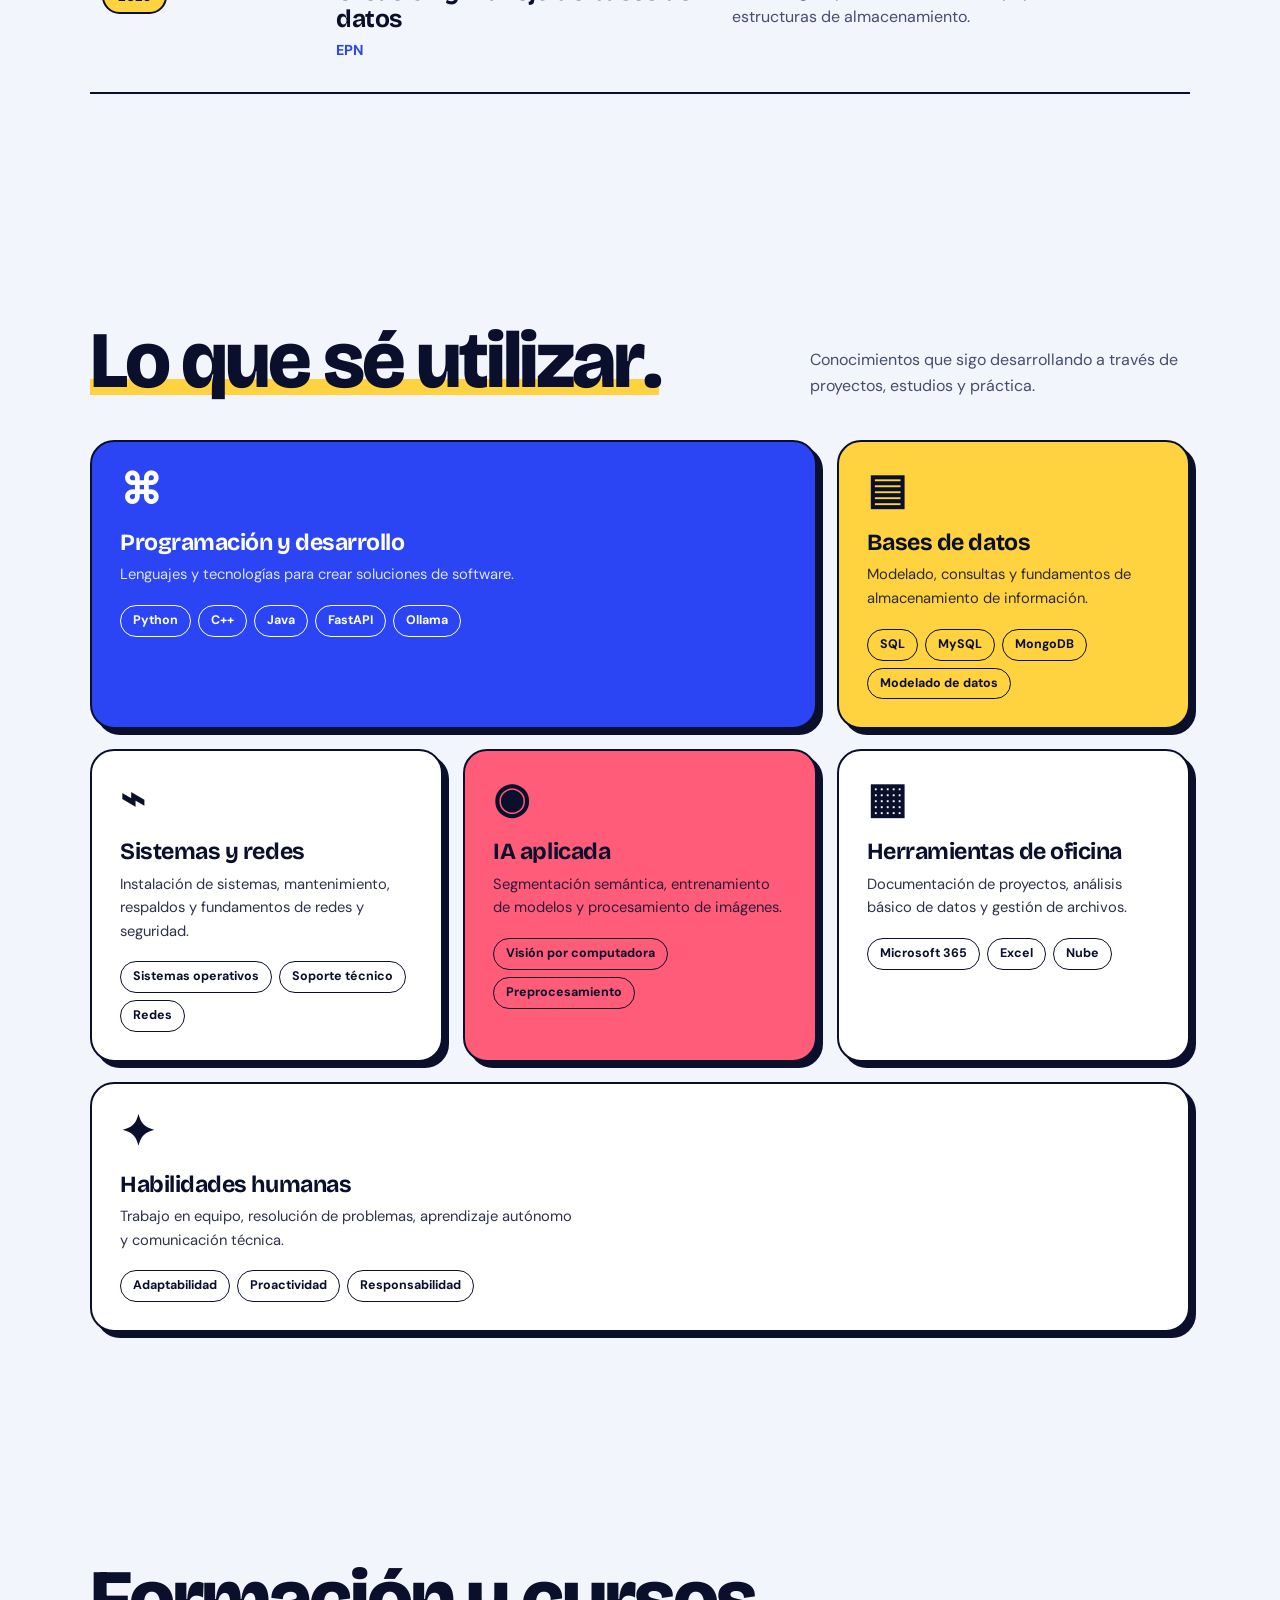
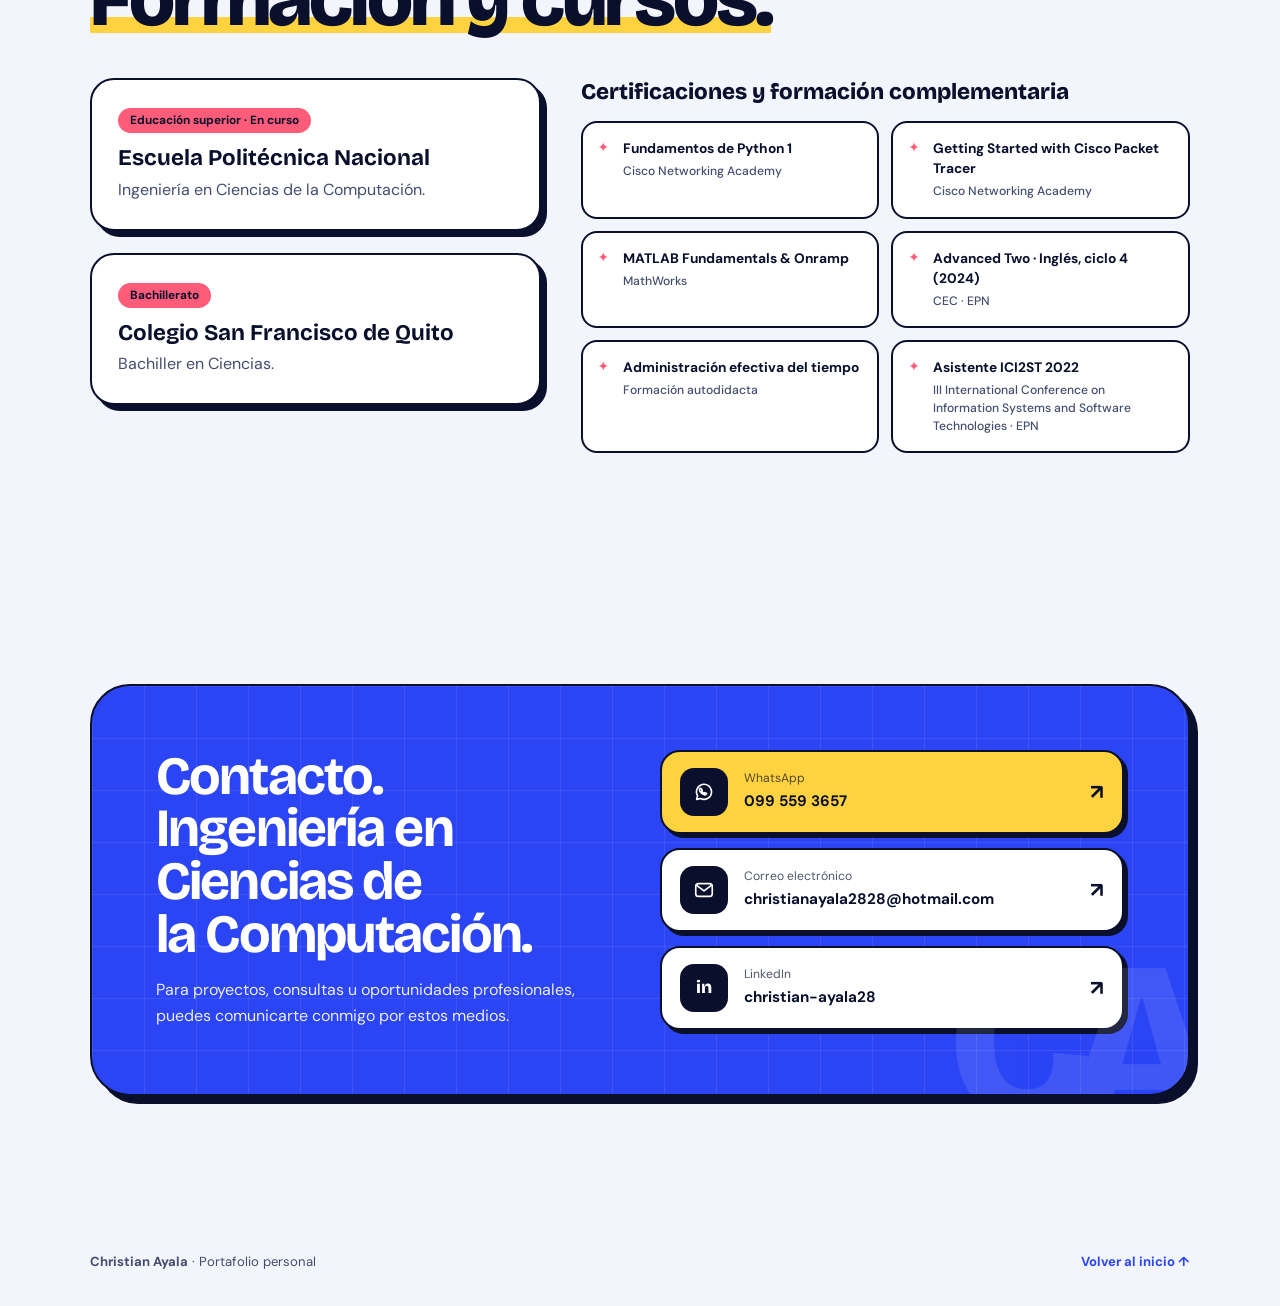
<file: ChristianAyala.html>
<!DOCTYPE html>
<html lang="es" data-theme="light">
<head>
<meta charset="UTF-8">
<meta name="viewport" content="width=device-width, initial-scale=1">
<meta name="description" content="Portafolio de Christian Ayala, estudiante de Ingeniería en Ciencias de la Computación en la Escuela Politécnica Nacional. Proyectos, experiencia y habilidades.">
<meta name="theme-color" content="#193449">
<meta name="color-scheme" content="light dark">
<title>Christian Ayala | Portafolio</title>
<script>if(!matchMedia("(prefers-reduced-motion:reduce)").matches)document.documentElement.classList.add("js")</script>
<link rel="preconnect" href="https://fonts.googleapis.com"><link rel="preconnect" href="https://fonts.gstatic.com" crossorigin>
<link href="https://fonts.googleapis.com/css2?family=Bricolage+Grotesque:opsz,wght@12..96,600;12..96,800&family=DM+Sans:wght@400;500;700&display=swap" rel="stylesheet">
<link rel="stylesheet" href="css/styles.css">
</head>
<body>
<a class="skip" href="#contenido">Saltar al contenido principal</a>
<div class="bar" id="bar" aria-hidden="true"></div>

<header class="hd">
 <div class="hbar">
  <a class="logo" href="#inicio" aria-label="Christian Ayala, ir al inicio">christian<i>ayala.</i></a>
  <nav class="nav" id="nav" aria-label="Navegación principal">
   <a href="#inicio" class="on">Inicio</a><a href="#sobre-mi">Sobre mí</a><a href="#proyectos">Trabajos</a><a href="#experiencia">Experiencia</a><a href="#habilidades">Habilidades</a><a href="#formacion">Formación</a><a href="#contacto">Contacto</a>
  </nav>
  <button id="th" class="ib th" type="button" aria-label="Cambiar a tema oscuro"><span id="ti" aria-hidden="true">☾</span></button>
  <button id="mb" class="ib mb" type="button" aria-label="Abrir menú de navegación" aria-controls="nav" aria-expanded="false"><span id="mi" aria-hidden="true">☰</span></button>
 </div>
</header>

<main id="contenido">
<section id="inicio" class="hero" aria-labelledby="ht">
 <div class="wrap hg">
  <div>
   <span class="chip rv">Bienvenido a mi portafolio</span>
   <h1 id="ht">Christian <span class="l2">Ayala.</span></h1>
   <p class="lead rv" style="--rd:.7s">Tecnología para resolver problemas reales.</p>
   <p class="tw rv" style="--rd:.8s">Me interesa <b>crear soluciones que aporten valor.</b></p>
   <p class="cp rv" style="--rd:.9s">Estudiante de Ingeniería en Ciencias de la Computación en la Escuela Politécnica Nacional. Me interesan el desarrollo de software, las bases de datos, las redes y la seguridad informática.</p>
   <div class="btns rv" style="--rd:1s"><a class="btn by" href="#proyectos">Explorar trabajos ↗</a><a class="btn bw" href="#contacto">Contactarme →</a></div>
  </div>
  <div class="pt">
   <div class="epn"><svg viewBox="0 0 24 24" fill="none" aria-hidden="true"><path d="m2 9 10-5 10 5-10 5L2 9Z" stroke="currentColor" stroke-width="1.8" stroke-linejoin="round"/><path d="M6 12v5c3.8 3 8.2 3 12 0v-5M22 9v7" stroke="currentColor" stroke-width="1.8" stroke-linecap="round"/></svg>Escuela Politécnica Nacional</div>
   <div class="arch rv" style="--rd:.4s"><img src="assets/foto-christian.jpg" alt="Retrato de Christian Ayala" decoding="async" width="900" height="1125"></div>
   <svg class="seal" viewBox="0 0 124 124" aria-hidden="true"><defs><path id="cp" d="M62 62m-44 0a44 44 0 1 1 88 0a44 44 0 1 1-88 0"/></defs><circle cx="62" cy="62" r="60" fill="#FF5C7A" stroke="#0A0F2C" stroke-width="2.5"/><text><textPath href="#cp" textLength="268" lengthAdjust="spacing">SOFTWARE ✦ DATOS ✦ REDES ✦ SEGURIDAD ✦</textPath></text><text x="62" y="71" text-anchor="middle" style="font-size:24px;letter-spacing:0">CA</text></svg>
  </div>
 </div>
</section>

<div class="band" aria-label="Áreas de interés">
 <div class="band-inner">
  <span>Desarrollo de software ✦</span>
  <span>Bases de datos ✦</span>
  <span>Redes y seguridad ✦</span>
  <span>IA aplicada ✦</span>
  <span>Inclusión digital</span>
 </div>
</div>

<section id="sobre-mi" class="sec" aria-labelledby="at">
 <div class="wrap">
  <div class="sh"><h2 id="at">Más allá del código.</h2></div>
  <div class="ag">
   <p class="st">Me motiva entender cómo funcionan las cosas y convertir ese conocimiento en soluciones útiles, accesibles y claras.</p>
   <div class="ab">
    <p>Mi formación combina programación, sistemas operativos, gestión de bases de datos y fundamentos de redes y ciberseguridad. También he trabajado en capacitación digital y soporte tecnológico.</p>
    <p>Valoro el trabajo en equipo, el pensamiento lógico, la comunicación y el aprendizaje continuo. Busco seguir fortaleciendo mis habilidades mediante desafíos prácticos.</p>
    <a href="#experiencia" class="lk">Conoce mi experiencia ↗</a>
   </div>
  </div>
 </div>
</section>

<section id="proyectos" class="sec" aria-labelledby="pt2">
 <div class="wrap">
  <div class="sh"><h2 id="pt2">Experiencia en acción.</h2><p>Una selección de actividades técnicas y educativas que forman parte de mi experiencia.</p></div>
  <div class="tb">
   <div class="fl" role="group" aria-label="Filtrar trabajos por área">
    <button type="button" class="fb" data-f="todos" aria-pressed="true">Todos</button><button type="button" class="fb" data-f="ia" aria-pressed="false">IA</button><button type="button" class="fb" data-f="datos" aria-pressed="false">Datos</button><button type="button" class="fb" data-f="social" aria-pressed="false">Educación</button>
   </div>
   <div class="sw"><label class="sr" for="q">Buscar trabajos</label><svg width="17" height="17" viewBox="0 0 24 24" fill="none" stroke="currentColor" stroke-width="2.2" aria-hidden="true"><circle cx="10.8" cy="10.8" r="7.4"/><path d="m16.5 16.5 5 5"/></svg><input type="search" id="q" placeholder="Buscar un trabajo..." autocomplete="off" maxlength="80"></div>
  </div>
  <div class="rb"><span id="rc" role="status" aria-live="polite">Mostrando 3 trabajos</span><button id="rs" class="rs" type="button" hidden>Limpiar filtros</button></div>
  <div class="pg" id="pg">
   <article class="card pc" style="--g:#7C8CFF" data-c="ia" data-k="inteligencia artificial ia procesamiento imagenes segmentacion semantica modelo objetos entrenamiento preprocesamiento">
    <div class="art" aria-hidden="true"><svg viewBox="0 0 300 160" fill="none"><rect x="43" y="12" width="212" height="138" rx="14" fill="#243C5A" stroke="#86B8F1" stroke-opacity=".45"/><path d="M65 36h53M65 45h32" stroke="#93B3D8" stroke-width="5" stroke-linecap="round"/><rect x="66" y="65" width="45" height="61" rx="5" fill="#78A6DC"/><path d="M72 113 89 90l16 21" stroke="#E9F3FF" stroke-width="3"/><rect x="120" y="65" width="45" height="61" rx="5" fill="#9BD17A"/><path d="m125 110 13-24 21 10v21h-34z" fill="#A99BFF"/><rect x="174" y="65" width="60" height="61" rx="5" fill="#314D73"/><path d="M178 93h16v-20h17v16h16v30h-49z" fill="#B5C9F1"/><path d="M179 108h10v-9h18v-9h20" stroke="#A99BFF" stroke-width="2"/><circle cx="252" cy="32" r="11" fill="#A99BFF"/><path d="m248 32 3 3 5-6" stroke="#15243A" stroke-width="2.5" stroke-linecap="round" stroke-linejoin="round"/></svg></div>
    <div class="pb"><span class="tag">IA · Procesamiento de imágenes</span><h3>Segmentación semántica</h3><p>Creación y entrenamiento de un modelo para identificar objetos en imágenes mediante segmentación semántica.</p><div class="tc"><span>Visión por computadora</span><span>Preprocesamiento</span></div><button class="po" type="button" data-p="segmentacion" aria-haspopup="dialog">Ver detalles ↗</button></div>
   </article>
   <article class="card pc" style="--g:#5EE6B0" data-c="datos" data-k="bases datos sql mysql mongodb modelado logico fisico consultas estructuras almacenamiento">
    <div class="art" aria-hidden="true"><svg viewBox="0 0 300 160" fill="none"><ellipse cx="150" cy="31" rx="70" ry="19" fill="#436E67" stroke="#ACD7B5" stroke-width="2"/><path d="M80 31v83c0 11 31 20 70 20s70-9 70-20V31" fill="#1B3C43" stroke="#88B8A5" stroke-width="2"/><path d="M80 57c0 11 31 20 70 20s70-9 70-20M80 85c0 11 31 20 70 20s70-9 70-20" stroke="#81B9A2" stroke-width="2" stroke-dasharray="5 5"/><ellipse cx="150" cy="31" rx="70" ry="19" fill="#2E5E56" stroke="#AFE7BA" stroke-width="2"/><ellipse cx="150" cy="31" rx="34" ry="7" fill="#A99BFF" opacity=".65"/><rect x="199" y="98" width="67" height="38" rx="8" fill="#A99BFF"/><path d="m215 110-7 7 7 7m27-14 7 7-7 7m-7-17-7 20" stroke="#1A362B" stroke-width="3" stroke-linejoin="round" stroke-linecap="round"/></svg></div>
    <div class="pb"><span class="tag">Datos · EPN</span><h3>Diseño y manejo de bases de datos</h3><p>Modelado lógico y físico, consultas SQL y organización de estructuras para almacenar información eficientemente.</p><div class="tc"><span>SQL</span><span>Modelado de datos</span></div><button class="po" type="button" data-p="bases" aria-haspopup="dialog">Ver detalles ↗</button></div>
   </article>
   <article class="card pc" style="--g:#FF8FA3" data-c="social" data-k="ludolab instructor proyecto inclusion digital epn capacitacion tecnologia educacion personas vulnerables brecha digital">
    <div class="art" aria-hidden="true"><svg viewBox="0 0 300 160" fill="none"><rect x="51" y="22" width="197" height="116" rx="10" fill="#2C335F" stroke="#988EF0" stroke-width="2"/><path d="M51 49h197" stroke="#988EF0" stroke-width="2"/><circle cx="68" cy="36" r="4" fill="#A99BFF"/><circle cx="83" cy="36" r="4" fill="#B7A6ED"/><circle cx="98" cy="36" r="4" fill="#B7A6ED"/><circle cx="112" cy="75" r="20" stroke="#D1C5FD" stroke-width="3"/><path d="M82 119c0-21 12-32 30-32s30 11 30 32" fill="#9C8BEA"/><circle cx="173" cy="76" r="17" fill="#A99BFF"/><path d="M147 115c0-18 10-27 26-27s26 9 26 27" fill="#A99BFF"/><path d="M219 71h17M219 82h12M219 94h17" stroke="#D1C5FD" stroke-width="3" stroke-linecap="round"/></svg></div>
    <div class="pb"><span class="tag">Educación · LudoLab</span><h3>Inclusión digital</h3><p>Capacitación en herramientas tecnológicas a grupos en situación de vulnerabilidad para reducir la brecha digital.</p><div class="tc"><span>Enseñanza</span><span>Herramientas digitales</span></div><button class="po" type="button" data-p="ludolab" aria-haspopup="dialog">Ver detalles ↗</button></div>
   </article>
  </div>
  <div id="es" class="es" hidden><strong>No encontramos trabajos con esos criterios.</strong><p>Prueba otra palabra o vuelve a mostrar todos los trabajos.</p><button id="er" class="btn by" type="button">Mostrar todos</button></div>
 </div>
</section>

<section id="experiencia" class="sec" aria-labelledby="xt">
 <div class="wrap">
  <div class="sh"><h2 id="xt">Mi experiencia.</h2><p>Experiencias que me han permitido aplicar conocimientos y colaborar con otras personas.</p></div>
  <ol class="tl">
   <li class="tr"><div class="dt">Feb. 2025 – Actualidad</div><div><h3>Soporte y gestión digital</h3><div class="org">CarAuto</div></div><p>Supervisión de comprobantes electrónicos, gestión de bases de datos de clientes e inventario y asistencia técnica en el proceso de ventas.</p></li>
   <li class="tr"><div class="dt">Ene. – Jul. 2025</div><div><h3>Instructor de inclusión digital</h3><div class="org">LudoLab · EPN</div></div><p>Capacitación sobre herramientas tecnológicas esenciales para grupos en situación de vulnerabilidad, con énfasis en reducir la brecha digital.</p></li>
   <li class="tr"><div class="dt">2025</div><div><h3>Creación y manejo de bases de datos</h3><div class="org">EPN</div></div><p>Diseño lógico y físico, consultas SQL y optimización de estructuras de almacenamiento.</p></li>
  </ol>
 </div>
</section>

<section id="habilidades" class="sec" aria-labelledby="kt">
 <div class="wrap">
  <div class="sh"><h2 id="kt">Lo que sé utilizar.</h2><p>Conocimientos que sigo desarrollando a través de proyectos, estudios y práctica.</p></div>
  <div class="bento">
   <article class="card sk s4 cb"><div class="gl" aria-hidden="true">⌘</div><h3>Programación y desarrollo</h3><p>Lenguajes y tecnologías para crear soluciones de software.</p><div class="pl"><span>Python</span><span>C++</span><span>Java</span><span>FastAPI</span><span>Ollama</span></div></article>
   <article class="card sk s2 cy"><div class="gl" aria-hidden="true">▤</div><h3>Bases de datos</h3><p>Modelado, consultas y fundamentos de almacenamiento de información.</p><div class="pl"><span>SQL</span><span>MySQL</span><span>MongoDB</span><span>Modelado de datos</span></div></article>
   <article class="card sk s2"><div class="gl" aria-hidden="true">⌁</div><h3>Sistemas y redes</h3><p>Instalación de sistemas, mantenimiento, respaldos y fundamentos de redes y seguridad.</p><div class="pl"><span>Sistemas operativos</span><span>Soporte técnico</span><span>Redes</span></div></article>
   <article class="card sk s2 cr"><div class="gl" aria-hidden="true">◉</div><h3>IA aplicada</h3><p>Segmentación semántica, entrenamiento de modelos y procesamiento de imágenes.</p><div class="pl"><span>Visión por computadora</span><span>Preprocesamiento</span></div></article>
   <article class="card sk s2"><div class="gl" aria-hidden="true">▦</div><h3>Herramientas de oficina</h3><p>Documentación de proyectos, análisis básico de datos y gestión de archivos.</p><div class="pl"><span>Microsoft 365</span><span>Excel</span><span>Nube</span></div></article>
   <article class="card sk s6"><div class="gl" aria-hidden="true">✦</div><h3>Habilidades humanas</h3><p>Trabajo en equipo, resolución de problemas, aprendizaje autónomo y comunicación técnica.</p><div class="pl"><span>Adaptabilidad</span><span>Proactividad</span><span>Responsabilidad</span></div></article>
  </div>
 </div>
</section>

<section id="formacion" class="sec" aria-labelledby="et">
 <div class="wrap">
  <div class="sh"><h2 id="et">Formación y cursos.</h2></div>
  <div class="eg">
   <div>
    <div class="card ec"><small>Educación superior · En curso</small><h3>Escuela Politécnica Nacional</h3><p>Ingeniería en Ciencias de la Computación.</p></div>
    <div class="card ec"><small>Bachillerato</small><h3>Colegio San Francisco de Quito</h3><p>Bachiller en Ciencias.</p></div>
   </div>
   <div>
    <h4>Certificaciones y formación complementaria</h4>
    <ul class="cl">
     <li>Fundamentos de Python 1<small>Cisco Networking Academy</small></li>
     <li>Getting Started with Cisco Packet Tracer<small>Cisco Networking Academy</small></li>
     <li>MATLAB Fundamentals &amp; Onramp<small>MathWorks</small></li>
     <li>Advanced Two · Inglés, ciclo 4 (2024)<small>CEC · EPN</small></li>
     <li>Administración efectiva del tiempo<small>Formación autodidacta</small></li>
     <li>Asistente ICI2ST 2022<small>III International Conference on Information Systems and Software Technologies · EPN</small></li>
    </ul>
   </div>
  </div>
 </div>
</section>

<section id="contacto" class="sec" aria-labelledby="ct">
 <div class="wrap">
  <div class="ct">
   <div>
    <h3 id="ct">Contacto. Ingeniería en Ciencias de la Computación.</h3>
    <p>Para proyectos, consultas u oportunidades profesionales, puedes comunicarte conmigo por estos medios.</p>
   </div>
   <div class="cm">
    <a class="cx p" href="https://wa.me/593995593657?text=Hola%2C%20Christian.%20Vi%20tu%20portafolio%20y%20me%20gustar%C3%ADa%20ponerme%20en%20contacto%20contigo." target="_blank" rel="noopener noreferrer" aria-label="Escribir al número 099 559 3657 por WhatsApp"><span class="ci" aria-hidden="true"><svg viewBox="0 0 24 24" width="22" height="22" fill="none" stroke="currentColor" stroke-width="1.8" stroke-linecap="round" stroke-linejoin="round"><path d="M20.2 11.9a8.2 8.2 0 0 1-12 7.2L4 20l.95-4A8.2 8.2 0 1 1 20.2 12Z"/><path d="M9 8.5c-.3-.5-.6-.5-.9-.5s-.6.2-.8.6c-.4.6-.3 1.3.2 2.4 1.1 2.1 2.8 3.4 4.9 4 .7.2 1.3.1 1.8-.4l.7-.9-1.9-1-1 1c-1-.5-2.2-1.5-2.7-2.6l.8-.9-1.1-1.7Z"/></svg></span><span><small>WhatsApp</small><strong>099 559 3657</strong></span><span class="ar" aria-hidden="true">↗</span></a>
    <a class="cx" href="mailto:christianayala2828@hotmail.com" aria-label="Enviar correo a christianayala2828@hotmail.com"><span class="ci" aria-hidden="true"><svg viewBox="0 0 24 24" width="22" height="22" fill="none" stroke="currentColor" stroke-width="1.8" stroke-linecap="round" stroke-linejoin="round"><rect x="3" y="5" width="18" height="14" rx="3"/><path d="m4 7 8 6 8-6"/></svg></span><span><small>Correo electrónico</small><strong>christianayala2828@<wbr>hotmail.com</strong></span><span class="ar" aria-hidden="true">↗</span></a>
    <a class="cx" href="https://www.linkedin.com/in/christian-ayala28" target="_blank" rel="noopener noreferrer" aria-label="Visitar el LinkedIn de Christian Ayala"><span class="ci" aria-hidden="true">in</span><span><small>LinkedIn</small><strong>christian-ayala28</strong></span><span class="ar" aria-hidden="true">↗</span></a>
   </div>
   <span class="mono" aria-hidden="true">CA</span>
  </div>
 </div>
</section>
</main>

<footer class="ft"><div class="wrap fi"><span><strong>Christian Ayala</strong> · Portafolio personal</span><a href="#inicio">Volver al inicio ↑</a></div></footer>

<dialog id="dlg" class="dlg" aria-labelledby="dt2" aria-describedby="dd">
 <div class="di">
  <div class="dh"><div><span class="dl">Más sobre este trabajo</span><h2 id="dt2"></h2></div><form method="dialog"><button class="ib" type="submit" aria-label="Cerrar detalles">×</button></form></div>
  <p id="dd" style="color:var(--sub);margin:0 0 18px"></p>
  <span class="dl">¿Qué hice?</span>
  <ul id="dp"></ul>
 </div>
</dialog>

<script defer src="js/main.js"></script>
</body>
</html>
</file>
<file: portafolio-1 ChatGPT/css/styles.css>
/* Portafolio Christian Ayala | Diseño responsive; tema claro y grafito. */
:root{--bg:#F3F5FC;--ink:#0A0F2C;--sub:#454C6E;--card:#fff;--edge:#0A0F2C;--blue:#2B45F5;--link:#2B45F5;--coral:#FF5C7A;--yellow:#FFD23F;--hb:#2B45F5;--contact-bg:#2B45F5;--panel-blue:#2B45F5;--panel-yellow:#FFD23F;--panel-rose:#FF5C7A;--head:"Bricolage Grotesque","Arial Black",Impact,sans-serif;font-family:"DM Sans",system-ui,"Segoe UI",Arial,sans-serif;color-scheme:light}
html[data-theme=dark]{--bg:#10161E;--ink:#F3F6FA;--sub:#BAC5D1;--card:#1B2632;--edge:#445567;--blue:#3E6986;--link:#A7D0E8;--coral:#C99A92;--yellow:#E0CAA0;--hb:#193449;--contact-bg:#244158;--panel-blue:#315A73;--panel-yellow:#DAC99E;--panel-rose:#C7A5A3;color-scheme:dark}
*,*::before,*::after{box-sizing:border-box}
html{scroll-behavior:smooth;scroll-padding-top:90px}
body{margin:0;min-width:320px;background:var(--bg);color:var(--ink);line-height:1.6;overflow-x:hidden}
a{color:inherit;text-decoration:none}button{font:inherit;cursor:pointer;color:inherit}
:focus-visible{outline:3px solid var(--coral);outline-offset:3px}
[hidden]{display:none!important}
.sr{position:absolute;width:1px;height:1px;overflow:hidden;clip:rect(0,0,0,0)}
.skip{position:fixed;top:10px;left:10px;z-index:200;transform:translateY(-200%);background:var(--yellow);color:#0A0F2C;padding:10px 16px;border-radius:99px;font-weight:700}.skip:focus{transform:none}
.wrap{width:min(1100px,calc(100% - 40px));margin-inline:auto}
.bar{position:fixed;top:0;left:0;height:4px;width:0;background:var(--coral);z-index:120}
h1,h2,h3{font-family:var(--head);margin:0}

/* Cabecera flotante */
.hd{position:sticky;top:10px;z-index:100;padding:0 16px}
.hbar{max-width:1100px;margin:auto;height:60px;display:flex;align-items:center;gap:18px;padding:0 10px 0 24px;background:var(--card);border:2px solid var(--edge);border-radius:99px;box-shadow:4px 4px 0 var(--edge)}
.logo{font:800 1.3rem var(--head);letter-spacing:-.03em}.logo i{font-style:normal;color:var(--coral)}
.nav{display:flex;gap:4px;margin-left:auto}
.nav a{padding:7px 13px;border-radius:99px;font-size:.84rem;font-weight:700;color:var(--sub);transition:background .15s,color .15s}
.nav a:hover{color:var(--ink)}.nav a.on{background:var(--yellow);color:#0A0F2C}
.ib{width:40px;height:40px;border-radius:50%;border:2px solid var(--edge);background:var(--bg);display:grid;place-items:center;font-size:1.1rem}
.mb{display:none}

/* Hero */
.hero{position:relative;overflow:hidden;margin:14px clamp(8px,2vw,24px) 0;padding:clamp(52px,7vw,96px) 0 clamp(64px,8vw,110px);background:var(--hb);color:#fff;border-radius:40px;border:2px solid var(--edge);background-image:linear-gradient(rgba(255,255,255,.08) 1px,transparent 1px),linear-gradient(90deg,rgba(255,255,255,.08) 1px,transparent 1px);background-size:52px 52px}
.hg{display:grid;grid-template-columns:1.1fr 0.9fr;gap:48px;align-items:center}
.chip{display:inline-flex;align-items:center;gap:9px;padding:7px 14px;border-radius:99px;background:#fff;color:#0A0F2C;font-size:.82rem;font-weight:700;border:2px solid #0A0F2C}
.chip::before{content:"";width:9px;height:9px;border-radius:50%;background:#18C964}
.hero h1{font-size:clamp(3.6rem,11vw,9.4rem);line-height:.86;font-weight:800;letter-spacing:-.05em;margin:24px 0 28px}
.hero h1 .l2{display:block;margin-left:clamp(0px,6vw,96px)}
.lead{font:600 clamp(1.25rem,2.4vw,1.75rem)/1.25 var(--head);max-width:520px;margin:0 0 12px}
.hero p.cp{max-width:500px;margin:0;opacity:.9}
.btns{display:flex;flex-wrap:wrap;gap:14px;margin:30px 0 0}
.btn{display:inline-flex;align-items:center;gap:10px;min-height:50px;padding:0 24px;border-radius:99px;border:2px solid #0A0F2C;font-weight:700;color:#0A0F2C;box-shadow:4px 4px 0 #0A0F2C;transition:transform .15s,box-shadow .15s}
.btn:hover{transform:translate(-2px,-2px);box-shadow:6px 6px 0 #0A0F2C}.btn:active{transform:none;box-shadow:2px 2px 0 #0A0F2C}
.by{background:var(--yellow)}.bw{background:#fff}
.pt{position:relative;width:min(100%,430px);margin:0 auto}
.arch{aspect-ratio:4/5;border-radius:999px 999px 28px 28px;overflow:hidden;border:3px solid #0A0F2C;background:#ddd;box-shadow:14px 14px 0 var(--yellow)}
.arch img{width:100%;height:100%;object-fit:cover;object-position:center 38%;display:block}
.seal{position:absolute;left:-46px;bottom:34px;width:124px;height:124px;transition:transform .6s ease}
.seal text{font:800 10.5px var(--head);letter-spacing:.06em;fill:#0A0F2C}
.epn{position:absolute;right:-10px;top:38px;display:flex;align-items:center;gap:8px;padding:9px 14px;background:#fff;color:#0A0F2C;border:2px solid #0A0F2C;border-radius:14px;font-size:.78rem;font-weight:700;box-shadow:4px 4px 0 #0A0F2C;transform:rotate(3deg)}
.epn svg{width:22px;height:22px;color:var(--blue)}
@keyframes spin{to{transform:rotate(360deg)}}
@keyframes mq{to{transform:translateX(-50%)}}

/* Cinta */
.band{margin:34px 0 0;background:var(--yellow);color:#0A0F2C;border-block:2px solid #0A0F2C;overflow:hidden}
.band .band-inner{display:flex;justify-content:center;flex-wrap:wrap;gap:7px 20px;padding:16px 22px;font:800 clamp(.82rem,1.35vw,1rem) var(--head);letter-spacing:.01em}
.band span{padding-right:0}

/* Secciones */
.sec{padding:clamp(70px,9vw,120px) 0}
.sh{display:flex;flex-wrap:wrap;justify-content:space-between;align-items:end;gap:20px;margin-bottom:42px}
.sh h2{font-size:clamp(2.6rem,7vw,5rem);line-height:.92;font-weight:800;letter-spacing:-.04em;text-wrap:balance}
.sh p{max-width:380px;color:var(--sub);margin:0}
.card{background:var(--card);border:2px solid var(--edge);border-radius:24px;box-shadow:6px 6px 0 var(--edge)}
.ag{display:grid;grid-template-columns:1.2fr .8fr;gap:64px;align-items:start}
.st{font:600 clamp(1.6rem,3vw,2.4rem)/1.2 var(--head);letter-spacing:-.02em;margin:0}
.ab p{color:var(--sub);margin:0 0 18px}
.lk{display:inline-flex;gap:8px;font-weight:700;color:var(--link);border-bottom:2px solid currentColor;padding-bottom:2px}

/* Trabajos */
.tb{display:flex;flex-wrap:wrap;gap:14px;justify-content:space-between;margin-bottom:18px}
.fl{display:flex;flex-wrap:wrap;gap:8px}
.fb{padding:9px 18px;border-radius:99px;border:2px solid var(--edge);background:var(--card);font-weight:700;font-size:.85rem;min-height:42px;transition:background .15s}
.fb[aria-pressed=true]{background:var(--blue);border-color:var(--edge);color:#fff}
.sw{position:relative;width:min(100%,270px)}
.sw svg{position:absolute;left:14px;top:50%;transform:translateY(-50%);color:var(--sub)}
.sw input{width:100%;height:42px;padding:0 14px 0 42px;border-radius:99px;border:2px solid var(--edge);background:var(--card);color:var(--ink);font:inherit;font-size:.85rem;outline:none}
.sw input:focus{border-color:var(--coral)}
.rb{display:flex;justify-content:space-between;gap:16px;min-height:28px;margin-bottom:12px;color:var(--sub);font-size:.8rem}
.rs{background:none;border:0;padding:0;color:var(--link);font-weight:700;text-decoration:underline}
.pg{display:grid;grid-template-columns:repeat(3,minmax(0,1fr));gap:26px}
.pc{display:flex;flex-direction:column;overflow:hidden;transition:transform .2s,box-shadow .2s}
.pc:hover{transform:translate(-3px,-3px);box-shadow:9px 9px 0 var(--edge)}
.art{height:210px;display:grid;place-items:center;border-bottom:2px solid var(--edge);background:radial-gradient(circle at 70% 35%,var(--g),transparent 62%),#0A0F2C}
.art svg{width:78%;height:78%}
.pb{padding:24px;display:flex;flex-direction:column;flex:1}
.tag{align-self:flex-start;padding:4px 12px;border-radius:99px;background:var(--g);color:#0A0F2C;font-size:.74rem;font-weight:700}
.pb h3{font-size:1.5rem;line-height:1.1;letter-spacing:-.02em;margin:14px 0 10px}
.pb p{color:var(--sub);font-size:.9rem;margin:0 0 16px;flex:1}
.tc{display:flex;flex-wrap:wrap;gap:6px;margin-bottom:18px}
.tc span{padding:3px 10px;border:1.5px solid var(--edge);border-radius:99px;font-size:.72rem;font-weight:700;color:var(--sub)}
.po{align-self:flex-start;padding:8px 18px;border-radius:99px;border:2px solid var(--edge);background:var(--g);color:#0A0F2C;font-weight:700;font-size:.86rem;transition:transform .15s}
.po:hover{transform:translateX(4px)}
.es{padding:50px 24px;text-align:center;border:2px dashed var(--edge);border-radius:24px}

/* Experiencia */
.tl{list-style:none;margin:0;padding:0;border-bottom:2px solid var(--edge)}
.tr{display:grid;grid-template-columns:210px 1fr 1.2fr;gap:24px;padding:30px 12px;border-top:2px solid var(--edge);transition:background .2s,padding .2s}
.tr:hover{background:color-mix(in srgb,var(--yellow) 22%,transparent);padding-left:24px}
.dt{align-self:start;justify-self:start;padding:5px 14px;border-radius:99px;background:var(--yellow);color:#0A0F2C;font-size:.82rem;font-weight:700;border:2px solid #0A0F2C}
.tr h3{font-size:1.55rem;line-height:1.1;letter-spacing:-.02em}
.org{color:var(--link);font-weight:700;font-size:.9rem;margin-top:6px}
.tr p{margin:0;color:var(--sub)}

/* Habilidades */
.bento{display:grid;grid-template-columns:repeat(6,1fr);gap:20px}
.sk{padding:28px;position:relative;overflow:hidden}
.s4{grid-column:span 4}.s2{grid-column:span 2}.s6{grid-column:span 6}
.cb{background:var(--panel-blue);color:#fff}.cy{background:var(--panel-yellow);color:#0A0F2C}.cr{background:var(--panel-rose);color:#0A0F2C}
.cb,.cy,.cr{border-color:#0A0F2C;box-shadow:6px 6px 0 var(--edge)}
.gl{font:800 2.6rem/1 var(--head);margin-bottom:18px}
.sk h3{font-size:1.45rem;line-height:1.1;letter-spacing:-.02em;margin-bottom:8px}
.sk p{margin:0;opacity:.85;font-size:.92rem;max-width:460px}
.pl{display:flex;flex-wrap:wrap;gap:7px;margin-top:18px}
.pl span{padding:5px 12px;border:1.5px solid currentColor;border-radius:99px;font-size:.78rem;font-weight:700}

/* Formación */
.eg{display:grid;grid-template-columns:.85fr 1.15fr;gap:40px}
.ec{padding:26px;margin-bottom:22px}
.ec small{display:inline-block;padding:3px 12px;border-radius:99px;background:var(--coral);color:#0A0F2C;font-size:.74rem;font-weight:700;margin-bottom:12px}
.ec h3{font-size:1.4rem;line-height:1.15}.ec p{margin:6px 0 0;color:var(--sub)}
.eg h4{font:800 1.4rem var(--head);margin:0 0 16px}
.cl{list-style:none;margin:0;padding:0;display:grid;grid-template-columns:repeat(2,minmax(0,1fr));gap:12px}
.cl li{position:relative;padding:16px 16px 16px 40px;border:2px solid var(--edge);border-radius:16px;background:var(--card);font-weight:700;font-size:.86rem;line-height:1.45;transition:transform .15s}
.cl li:hover{transform:translateY(-3px)}
.cl li::before{content:"✦";position:absolute;left:15px;top:15px;color:var(--coral)}
.cl small{display:block;margin-top:4px;color:var(--sub);font-weight:500;font-size:.76rem}

/* Contacto */
.ct{position:relative;overflow:hidden;display:grid;grid-template-columns:1fr 1fr;gap:40px;align-items:center;padding:clamp(28px,5vw,64px);background:var(--contact-bg);color:#fff;border:2px solid var(--edge);border-radius:40px;box-shadow:8px 8px 0 var(--edge);background-image:linear-gradient(rgba(255,255,255,.08) 1px,transparent 1px),linear-gradient(90deg,rgba(255,255,255,.08) 1px,transparent 1px);background-size:52px 52px}
.ct h3{font-size:clamp(2rem,4.2vw,3.4rem);line-height:.98;letter-spacing:-.035em;text-wrap:balance}
.ct p{margin:16px 0 0;opacity:.9}
.mono{position:absolute;right:-10px;bottom:-60px;font:800 14rem/1 var(--head);letter-spacing:-.08em;color:#fff;opacity:.1;pointer-events:none}
.cm{position:relative;display:grid;gap:14px}
.cx{display:flex;align-items:center;gap:16px;padding:16px 18px;background:#fff;color:#0A0F2C;border:2px solid #0A0F2C;border-radius:20px;box-shadow:4px 4px 0 #0A0F2C;transition:transform .15s,box-shadow .15s}
.cx:hover{transform:translate(-2px,-2px);box-shadow:6px 6px 0 #0A0F2C}
.cx.p{background:var(--yellow)}
.ci{flex:none;width:48px;height:48px;border-radius:14px;background:#0A0F2C;color:#fff;display:grid;place-items:center;font:800 1.1rem var(--head)}
.cx small{display:block;font-size:.76rem;opacity:.7}.cx strong{font-size:.95rem;overflow-wrap:anywhere;line-height:1.3}
.cx .ar{margin-left:auto;font-size:1.3rem;font-weight:800}
.ft{padding:40px 0 34px}
.fi{display:flex;flex-wrap:wrap;justify-content:space-between;gap:12px;color:var(--sub);font-size:.82rem}.fi a{font-weight:700;color:var(--link)}
.dlg{width:calc(100% - 32px);max-width:560px;max-height:80vh;padding:0;border:2px solid var(--edge);border-radius:28px;background:var(--card);color:var(--ink);box-shadow:8px 8px 0 var(--edge)}
.dlg::backdrop{background:rgba(10,15,44,.72);backdrop-filter:blur(4px)}
.di{padding:30px}.dh{display:flex;justify-content:space-between;gap:16px}
.dh h2{font-size:clamp(1.6rem,4vw,2.2rem);line-height:1;letter-spacing:-.03em;margin:0 0 16px}
.dl{display:inline-block;padding:3px 12px;border-radius:99px;background:var(--yellow);color:#0A0F2C;font-size:.74rem;font-weight:700;margin-bottom:10px}
.dlg ul{padding-left:20px;color:var(--sub)}.dlg li{margin-bottom:8px}
.dlg .ft2{border-top:2px solid var(--edge);padding-top:14px;margin:20px 0 0;font-size:.8rem;color:var(--sub)}

/* Animaciones de títulos y portada */
.w{display:inline-block;white-space:nowrap}
.c{display:inline-block}
.js .w{overflow:hidden;vertical-align:top;padding:.06em .03em .16em;margin:-.06em -.03em -.16em}
.js .c{transform:translateY(118%) rotate(9deg);transition:transform .8s cubic-bezier(.2,.9,.25,1.05) var(--d,0s)}
.js .rt.in .c{transform:none}
.js .rt.done .w{overflow:visible}
.js .rt.done .c{transition:transform .3s cubic-bezier(.3,1.7,.5,1),color .2s}
.js .rt.done .c:hover{transform:none}
.hero .rt.done .c:hover{color:inherit}
.sh .rt.done .c:hover,.ct .rt.done .c:hover{color:inherit}
.sh h2{position:relative;isolation:isolate}
.sh h2::after{content:"";position:absolute;left:0;right:0;bottom:.04em;height:.2em;z-index:-1;background:var(--yellow);transform-origin:left;transition:transform .9s .55s cubic-bezier(.7,0,.2,1)}
html[data-theme=dark] .sh h2::after{background:#4F7892}
.js .sh h2::after{transform:scaleX(0)}
.js .sh h2.in::after{transform:scaleX(1)}
.js .rv{opacity:0;transform:translateY(22px);transition:opacity .7s var(--rd,0s),transform .8s cubic-bezier(.2,.8,.2,1) var(--rd,0s)}
.js .go .rv{opacity:1;transform:none}
.tw{margin:0 0 14px;font:700 1.05rem var(--head);color:var(--yellow)}.tw b{font-weight:800;color:#fff}
.cur{display:none}
.pt{transform:perspective(900px) rotateY(var(--ry,0deg)) rotateX(var(--rx,0deg));transition:transform .3s ease-out}
.epn{animation:none;transition:transform .25s ease}
@keyframes blink{50%{opacity:0}}
@keyframes bob{0%,100%{transform:rotate(3deg)}50%{transform:rotate(3deg) translateY(-9px)}}

@media(max-width:900px){
 .mb{display:grid}.hbar{padding-left:20px}.ib.th{margin-left:auto}
 .nav{position:absolute;top:70px;left:16px;right:16px;display:none;flex-direction:column;margin:0;padding:12px;background:var(--card);border:2px solid var(--edge);border-radius:24px;box-shadow:4px 4px 0 var(--edge)}
 .nav.open{display:flex}.nav a{font-size:1rem;padding:11px 14px}
 .hg,.ag,.eg,.ct{grid-template-columns:1fr}.hg{gap:60px}
 .pt{width:min(78%,340px)}.seal{left:-36px}
 .pg{grid-template-columns:repeat(2,minmax(0,1fr))}
 .tr{grid-template-columns:1fr;gap:10px}
 .s4,.s2{grid-column:span 3}
}
@media(max-width:600px){
 .hero{border-radius:28px}.hero h1 .l2{margin-left:0}
 .pg,.cl{grid-template-columns:1fr}.s4,.s2,.s6{grid-column:span 6}
 .btns .btn{flex:1;justify-content:center;padding:0 14px}.sw{width:100%}.fb{flex:1}
 .seal{width:100px;height:100px}.epn{right:-4px}.ct{border-radius:28px}.mono{font-size:10rem}
}
@media(prefers-reduced-motion:reduce){*,*::before,*::after{animation:none!important;transition:none!important;scroll-behavior:auto!important}}

/* Ajustes de refinamiento: menos movimiento, foco visual y modo oscuro sobrio. */
.pt:hover .seal{transform:rotate(12deg)}
.pt:hover .epn{transform:rotate(2deg) translateY(-3px)}
.seal>circle{fill:var(--coral)}
html[data-theme=dark] .hero,
html[data-theme=dark] .ct{background-image:linear-gradient(rgba(255,255,255,.045) 1px,transparent 1px),linear-gradient(90deg,rgba(255,255,255,.045) 1px,transparent 1px)}
html[data-theme=dark] .nav a.on{background:var(--yellow)}
html[data-theme=dark] .pc[data-c=ia]{--g:#A3B5DA}
html[data-theme=dark] .pc[data-c=datos]{--g:#A7CDBF}
html[data-theme=dark] .pc[data-c=social]{--g:#D6B6B5}
html[data-theme=dark] .art{background:radial-gradient(circle at 70% 35%,var(--g),transparent 75%),#142430}
html[data-theme=dark] .pc .tag{color:#17222C}
@media(max-width:600px){
  .band .band-inner{gap:5px 14px;font-size:.78rem;padding:12px 18px}
  .hero{padding-bottom:54px}
}
@media(prefers-reduced-motion:reduce){
  .pt,.pt:hover .seal,.pt:hover .epn{transform:none!important}
  .js .rv,.js .rt .c{opacity:1!important;transform:none!important}
  .js .sh h2::after{transform:scaleX(1)!important}
}
</file>
<file: portafolio-2 Gemini/css/styles.css>
/* ==========================================================================
   SISTEMA EDITORIAL EJECUTIVO (Amplio espacio en blanco y claridad visual)
   ========================================================================== */
:root,
[data-theme="light"] {
    --bg-main: #ffffff;
    --bg-alt: #f8fafc;
    --bg-card: #ffffff;
    --bg-subtle: #f1f5f9;
    --bg-header: rgba(255, 255, 255, 0.88);
    --text-primary: #0f172a;
    --text-secondary: #475569;
    --text-muted: #64748b;
    --accent: #0052cc;
    --accent-soft: rgba(0, 82, 204, 0.08);
    --whatsapp: #16a34a;
    --whatsapp-hover: #15803d;
    --border: #e2e8f0;
    --border-hover: #cbd5e1;
    --shadow-card: 0 10px 30px -10px rgba(15, 23, 42, 0.06);
    --shadow-hover: 0 20px 40px -15px rgba(15, 23, 42, 0.12);
}

[data-theme="dark"] {
    --bg-main: #090d16;
    --bg-alt: #0d1321;
    --bg-card: #131b2e;
    --bg-subtle: #1e293b;
    --bg-header: rgba(9, 13, 22, 0.88);
    --text-primary: #f8fafc;
    --text-secondary: #cbd5e1;
    --text-muted: #94a3b8;
    --accent: #38bdf8;
    --accent-soft: rgba(56, 189, 248, 0.12);
    --whatsapp: #22c55e;
    --whatsapp-hover: #16a34a;
    --border: rgba(255, 255, 255, 0.08);
    --border-hover: rgba(56, 189, 248, 0.35);
    --shadow-card: 0 12px 32px -12px rgba(0, 0, 0, 0.5);
    --shadow-hover: 0 24px 48px -15px rgba(0, 0, 0, 0.7);
}

* {
    margin: 0;
    padding: 0;
    box-sizing: border-box;
}

html {
    scroll-behavior: smooth;
    scroll-padding-top: 90px;
}

body {
    font-family: 'Plus Jakarta Sans', -apple-system, BlinkMacSystemFont, sans-serif;
    background-color: var(--bg-main);
    color: var(--text-primary);
    line-height: 1.75;
    -webkit-font-smoothing: antialiased;
    transition: background-color 0.3s ease, color 0.3s ease;
}

.container {
    max-width: 1180px;
    margin: 0 auto;
    padding: 0 2.5rem;
}

#scroll-progress {
    position: fixed;
    top: 0;
    left: 0;
    height: 3px;
    width: 0%;
    background: var(--accent);
    z-index: 2000;
}

/* ==========================================================================
   BARRA DE NAVEGACIÓN
   ========================================================================== */
.site-header {
    position: sticky;
    top: 0;
    z-index: 1000;
    background: var(--bg-header);
    backdrop-filter: blur(16px);
    -webkit-backdrop-filter: blur(16px);
    border-bottom: 1px solid var(--border);
}

.navbar {
    height: 82px;
    display: flex;
    align-items: center;
    justify-content: space-between;
}

.brand {
    display: flex;
    align-items: center;
    gap: 0.75rem;
    text-decoration: none;
    color: var(--text-primary);
    font-weight: 800;
    font-size: 1.1rem;
    letter-spacing: -0.02em;
}

.brand-mark {
    width: 36px;
    height: 36px;
    border-radius: 10px;
    background: var(--accent);
    color: #ffffff;
    display: grid;
    place-items: center;
    font-size: 0.85rem;
    font-weight: 800;
}

.nav-links {
    display: flex;
    gap: 2.25rem;
}

.nav-link {
    text-decoration: none;
    color: var(--text-secondary);
    font-size: 0.94rem;
    font-weight: 600;
    padding: 0.35rem 0;
    position: relative;
    transition: color 0.2s;
}

.nav-link:hover,
.nav-link.active {
    color: var(--accent);
}

.nav-actions {
    display: flex;
    align-items: center;
    gap: 0.85rem;
}

.theme-btn {
    width: 42px;
    height: 42px;
    border-radius: 10px;
    border: 1px solid var(--border);
    background: var(--bg-card);
    color: var(--text-primary);
    cursor: pointer;
    display: grid;
    place-items: center;
    font-size: 1rem;
    transition: all 0.2s;
}

.theme-btn:hover {
    border-color: var(--accent);
    color: var(--accent);
}

/* ==========================================================================
   HERO SECTION (ESPACIADO AMPLIO Y TEXTO ANIMADO)
   ========================================================================== */
.hero-section {
    padding: 6.5rem 0 7.5rem;
}

.hero-layout {
    display: grid;
    grid-template-columns: 1.25fr 0.75fr;
    gap: 5rem;
    align-items: center;
}

.location-tag {
    display: inline-flex;
    align-items: center;
    gap: 0.6rem;
    padding: 0.45rem 1rem;
    border-radius: 999px;
    background: var(--bg-subtle);
    color: var(--text-secondary);
    font-size: 0.85rem;
    font-weight: 600;
    margin-bottom: 1.75rem;
}

.status-dot {
    width: 8px;
    height: 8px;
    border-radius: 50%;
    background: var(--whatsapp);
}

.hero-title {
    font-size: clamp(2.4rem, 4.2vw, 3.5rem);
    font-weight: 800;
    line-height: 1.15;
    letter-spacing: -0.03em;
    margin-bottom: 1.5rem;
}

.animated-gradient {
    color: var(--accent);
    display: inline-block;
    transition: opacity 0.35s ease, transform 0.35s ease;
}

.animated-gradient.fade-out {
    opacity: 0;
    transform: translateY(8px);
}

.hero-lead {
    font-size: 1.12rem;
    color: var(--text-secondary);
    max-width: 58ch;
    margin-bottom: 2.5rem;
}

.hero-cta {
    display: flex;
    flex-wrap: wrap;
    gap: 1rem;
    margin-bottom: 2rem;
}

/* Botones ejecutivos */
.btn {
    display: inline-flex;
    align-items: center;
    justify-content: center;
    gap: 0.6rem;
    padding: 0.9rem 1.6rem;
    border-radius: 12px;
    font-size: 0.95rem;
    font-weight: 700;
    text-decoration: none;
    cursor: pointer;
    border: 1px solid transparent;
    transition: all 0.2s ease;
}

.btn-sm {
    padding: 0.55rem 1.1rem;
    font-size: 0.86rem;
}

.btn-whatsapp {
    background: var(--whatsapp);
    color: #ffffff;
}

.btn-whatsapp:hover {
    background: var(--whatsapp-hover);
    transform: translateY(-2px);
}

.btn-dark {
    background: var(--text-primary);
    color: var(--bg-main);
}

.btn-dark:hover {
    opacity: 0.9;
    transform: translateY(-2px);
}

.btn-ghost {
    background: var(--bg-card);
    color: var(--text-primary);
    border-color: var(--border);
}

.btn-ghost:hover {
    border-color: var(--accent);
    color: var(--accent);
}

.hero-socials {
    display: flex;
    align-items: center;
    gap: 1rem;
    font-size: 0.92rem;
    font-weight: 600;
}

.hero-socials a {
    color: var(--text-secondary);
    text-decoration: none;
    transition: color 0.2s;
}

.hero-socials a:hover {
    color: var(--accent);
}

.divider {
    color: var(--text-muted);
}

/* Fotografía con recorte limpio */
.portrait-card {
    width: 100%;
    max-width: 350px;
    aspect-ratio: 4 / 4.7;
    margin-left: auto;
    border-radius: 24px;
    overflow: hidden;
    background: var(--bg-subtle);
    border: 1px solid var(--border);
    box-shadow: var(--shadow-card);
}

.portrait-img {
    width: 100%;
    height: 100%;
    object-fit: cover;
    object-position: center 22%;
    transform: scale(1.14);
    display: block;
}

.portrait-fallback {
    height: 100%;
    padding: 2rem;
    display: flex;
    flex-direction: column;
    align-items: center;
    justify-content: center;
    text-align: center;
    gap: 1rem;
}

.fallback-initials {
    font-size: 3rem;
    font-weight: 800;
    color: var(--accent);
}

/* ==========================================================================
   SECCIONES CON AMPLIO RESPIRADERO
   ========================================================================== */
.section {
    padding: 7.5rem 0;
}

.section-alt {
    background-color: var(--bg-alt);
    border-top: 1px solid var(--border);
    border-bottom: 1px solid var(--border);
}

.section-header {
    display: flex;
    justify-content: space-between;
    align-items: flex-end;
    flex-wrap: wrap;
    gap: 2rem;
    margin-bottom: 4rem;
}

.kicker {
    display: block;
    font-size: 0.8rem;
    font-weight: 700;
    text-transform: uppercase;
    letter-spacing: 0.12em;
    color: var(--accent);
    margin-bottom: 0.6rem;
}

.section-title {
    font-size: clamp(1.85rem, 3vw, 2.4rem);
    font-weight: 800;
    letter-spacing: -0.025em;
    line-height: 1.2;
}

.section-subtitle {
    color: var(--text-secondary);
    font-size: 1.05rem;
    margin-top: 0.5rem;
}

/* Filtros limpios */
.filter-pills {
    display: flex;
    flex-wrap: wrap;
    gap: 0.5rem;
}

.filter-btn {
    padding: 0.6rem 1.25rem;
    border-radius: 999px;
    border: 1px solid var(--border);
    background: var(--bg-card);
    color: var(--text-secondary);
    font-size: 0.88rem;
    font-weight: 600;
    cursor: pointer;
    transition: all 0.2s;
}

.filter-btn.active,
.filter-btn:hover {
    background: var(--accent);
    color: #ffffff;
    border-color: var(--accent);
}

/* Cuadrícula amplia de 2 columnas */
.cards-grid-2 {
    display: grid;
    grid-template-columns: repeat(2, 1fr);
    gap: 2.25rem;
}

.clean-card {
    background: var(--bg-card);
    border: 1px solid var(--border);
    border-radius: 20px;
    padding: 3rem;
    box-shadow: var(--shadow-card);
    transition: transform 0.25s ease, box-shadow 0.25s ease, border-color 0.25s ease;
    display: flex;
    flex-direction: column;
    justify-content: space-between;
}

.clean-card:hover {
    transform: translateY(-4px);
    box-shadow: var(--shadow-hover);
    border-color: var(--border-hover);
}

.card-icon {
    width: 52px;
    height: 52px;
    border-radius: 14px;
    background: var(--accent-soft);
    color: var(--accent);
    display: grid;
    place-items: center;
    font-size: 1.35rem;
    margin-bottom: 1.75rem;
}

.clean-card h3 {
    font-size: 1.35rem;
    font-weight: 700;
    margin-bottom: 0.85rem;
    letter-spacing: -0.015em;
}

.clean-card p {
    color: var(--text-secondary);
    font-size: 1rem;
    margin-bottom: 2rem;
}

.clean-tags {
    padding-top: 1.5rem;
    border-top: 1px solid var(--border);
    display: flex;
    flex-wrap: wrap;
    gap: 0.6rem;
}

.clean-tags span {
    font-size: 0.82rem;
    font-weight: 600;
    color: var(--text-secondary);
    background: var(--bg-subtle);
    padding: 0.35rem 0.85rem;
    border-radius: 8px;
}

/* Franja de valores profesionales */
.values-strip {
    margin-top: 3rem;
    padding: 2rem 2.5rem;
    background: var(--bg-card);
    border: 1px solid var(--border);
    border-radius: 18px;
    display: flex;
    align-items: center;
    flex-wrap: wrap;
    gap: 1.5rem;
}

.values-label {
    font-weight: 700;
    font-size: 0.95rem;
}

.values-items {
    display: flex;
    flex-wrap: wrap;
    gap: 1.25rem;
    font-size: 0.9rem;
    color: var(--text-secondary);
}

.values-items i {
    color: var(--whatsapp);
    margin-right: 0.35rem;
}

/* ==========================================================================
   EXPERIENCIA (FORMATO EDITORIAL AIREADO)
   ========================================================================== */
.experience-list {
    display: grid;
    gap: 2rem;
}

.exp-row {
    background: var(--bg-card);
    border: 1px solid var(--border);
    border-radius: 20px;
    padding: 2.75rem 3rem;
    display: grid;
    grid-template-columns: 260px 1fr;
    gap: 3rem;
    box-shadow: var(--shadow-card);
    transition: border-color 0.25s ease, box-shadow 0.25s ease;
}

.exp-row:hover {
    border-color: var(--border-hover);
    box-shadow: var(--shadow-hover);
}

.exp-period {
    display: block;
    font-size: 0.88rem;
    font-weight: 700;
    color: var(--accent);
    margin-bottom: 0.35rem;
}

.exp-org {
    font-size: 0.95rem;
    font-weight: 600;
    color: var(--text-muted);
}

.exp-content h3 {
    font-size: 1.35rem;
    font-weight: 700;
    margin-bottom: 0.75rem;
}

.exp-content p {
    color: var(--text-secondary);
    font-size: 1rem;
    margin-bottom: 1.25rem;
}

.btn-text {
    background: none;
    border: none;
    color: var(--accent);
    font-size: 0.92rem;
    font-weight: 700;
    cursor: pointer;
    display: inline-flex;
    align-items: center;
    gap: 0.5rem;
    padding: 0;
}

.btn-text:hover {
    text-decoration: underline;
}

/* ==========================================================================
   FORMACIÓN Y CERTIFICACIONES
   ========================================================================== */
.card-kicker {
    display: block;
    font-size: 0.78rem;
    font-weight: 700;
    text-transform: uppercase;
    letter-spacing: 0.1em;
    color: var(--accent);
    margin-bottom: 1.5rem;
}

.edu-item {
    padding-bottom: 1.5rem;
    margin-bottom: 1.5rem;
    border-bottom: 1px solid var(--border);
}

.edu-item:last-of-type {
    border-bottom: none;
    margin-bottom: 0;
    padding-bottom: 0;
}

.edu-item h3 {
    font-size: 1.15rem;
    margin-bottom: 0.25rem;
}

.edu-item p {
    margin-bottom: 0;
    font-size: 0.95rem;
}

.lang-row {
    display: grid;
    grid-template-columns: 1fr 1fr;
    gap: 1rem;
}

.lang-pill {
    background: var(--bg-subtle);
    padding: 1.15rem;
    border-radius: 14px;
}

.lang-pill strong {
    display: block;
    font-size: 0.95rem;
}

.lang-pill span {
    font-size: 0.85rem;
    color: var(--text-secondary);
}

.clean-cert-list {
    list-style: none;
    display: grid;
    gap: 1.35rem;
}

.clean-cert-list li {
    padding-bottom: 1.15rem;
    border-bottom: 1px solid var(--border);
}

.clean-cert-list li:last-child {
    border-bottom: none;
    padding-bottom: 0;
}

.clean-cert-list strong {
    display: block;
    font-size: 1rem;
    margin-bottom: 0.15rem;
}

.clean-cert-list span {
    font-size: 0.88rem;
    color: var(--text-secondary);
}

/* ==========================================================================
   CONTACTO Y REFERENCIAS
   ========================================================================== */
.contact-banner {
    background: var(--bg-card);
    border: 1px solid var(--border);
    border-radius: 24px;
    padding: 4rem;
    box-shadow: var(--shadow-card);
    display: grid;
    grid-template-columns: 1.2fr 0.8fr;
    gap: 4rem;
    align-items: center;
}

.contact-info h2 {
    font-size: clamp(1.75rem, 2.8vw, 2.25rem);
    font-weight: 800;
    margin-bottom: 1rem;
    line-height: 1.2;
}

.contact-info p {
    color: var(--text-secondary);
    font-size: 1.05rem;
    margin-bottom: 2rem;
}

.references-box {
    background: var(--bg-alt);
    border: 1px solid var(--border);
    border-radius: 18px;
    padding: 2.25rem;
}

.references-box h3 {
    font-size: 1.05rem;
    margin-bottom: 1.5rem;
}

.ref-card {
    padding-bottom: 1.25rem;
    margin-bottom: 1.25rem;
    border-bottom: 1px solid var(--border);
}

.ref-card:last-child {
    border-bottom: none;
    margin-bottom: 0;
    padding-bottom: 0;
}

.ref-card strong {
    display: block;
    font-size: 1rem;
}

.ref-card span {
    font-size: 0.86rem;
    color: var(--text-secondary);
}

.ref-links {
    display: flex;
    flex-wrap: wrap;
    gap: 1rem;
    margin-top: 0.6rem;
    font-size: 0.85rem;
}

.ref-links a {
    color: var(--text-primary);
    text-decoration: none;
    font-weight: 600;
}

.ref-links a:hover {
    color: var(--accent);
}

/* ==========================================================================
   MODALES, TOAST, FOOTER Y ANIMACIONES
   ========================================================================== */
.reveal {
    opacity: 0;
    transform: translateY(20px);
    transition: opacity 0.6s ease, transform 0.6s ease;
}

.reveal.visible {
    opacity: 1;
    transform: translateY(0);
}

.modal {
    display: none;
    position: fixed;
    inset: 0;
    background: rgba(15, 23, 42, 0.55);
    backdrop-filter: blur(6px);
    z-index: 3000;
    place-items: center;
    padding: 1.5rem;
}

.modal-dialog {
    background: var(--bg-card);
    border: 1px solid var(--border);
    border-radius: 20px;
    max-width: 540px;
    width: 100%;
    padding: 2.75rem;
    position: relative;
    box-shadow: var(--shadow-hover);
}

.modal-dialog h3 {
    font-size: 1.35rem;
    margin-bottom: 1.25rem;
}

.modal-dialog ul {
    margin-left: 1.25rem;
    color: var(--text-secondary);
    display: grid;
    gap: 0.75rem;
}

.modal-close {
    position: absolute;
    top: 1.25rem;
    right: 1.5rem;
    background: none;
    border: none;
    font-size: 1.6rem;
    color: var(--text-muted);
    cursor: pointer;
}

#toast {
    visibility: hidden;
    opacity: 0;
    position: fixed;
    bottom: 28px;
    left: 50%;
    transform: translateX(-50%) translateY(10px);
    background: var(--text-primary);
    color: var(--bg-main);
    padding: 0.85rem 1.5rem;
    border-radius: 999px;
    font-size: 0.9rem;
    font-weight: 600;
    display: flex;
    align-items: center;
    gap: 0.6rem;
    z-index: 3500;
    transition: all 0.25s ease;
}

#toast.show {
    visibility: visible;
    opacity: 1;
    transform: translateX(-50%) translateY(0);
}

#btn-top {
    position: fixed;
    bottom: 28px;
    right: 28px;
    width: 46px;
    height: 46px;
    border-radius: 50%;
    background: var(--accent);
    color: #ffffff;
    display: none;
    place-items: center;
    text-decoration: none;
    box-shadow: var(--shadow-hover);
    z-index: 1500;
}

.site-footer {
    border-top: 1px solid var(--border);
    padding: 2.5rem 0;
    font-size: 0.9rem;
    color: var(--text-secondary);
}

.footer-flex {
    display: flex;
    justify-content: space-between;
    align-items: center;
    flex-wrap: wrap;
    gap: 1rem;
}

.footer-links {
    display: flex;
    gap: 1.75rem;
}

.footer-links a {
    color: var(--text-secondary);
    text-decoration: none;
    font-weight: 600;
}

.footer-links a:hover {
    color: var(--accent);
}

@media (max-width: 960px) {
    .container {
        padding: 0 1.5rem;
    }
    .hero-layout,
    .cards-grid-2,
    .exp-row,
    .contact-banner {
        grid-template-columns: 1fr;
        gap: 2.5rem;
    }
    .portrait-card {
        margin: 0 auto;
    }
    .nav-links {
        display: none;
    }
    .contact-banner,
    .clean-card,
    .exp-row {
        padding: 2rem;
    }
}
</file>
<file: portafolio-3 Claude/css/styles.css>
/* =========================================================
   Portafolio · Christian Ayala
   Tema claro (por defecto) y oscuro, con animaciones suaves
   ========================================================= */

@property --angle {
  syntax: "<angle>";
  initial-value: 0deg;
  inherits: false;
}

/* ---------- Tokens de color ---------- */
:root {
  --bg: #faf7f2;
  --surface: #ffffff;
  --ink: #2a2521;
  --muted: #776b62;
  --line: #e8e0d3;
  --accent: #4d6e5d;
  --accent-2: #c98a5b;
  --accent-ink: #ffffff;
  --soft: #e7eee8;
  --glow: rgba(77, 110, 93, 0.22);
  --shadow: 0 18px 40px -24px rgba(42, 37, 33, 0.35);
  --focus: #c98a5b;
  --err: #b4483a;

  --serif: "Fraunces", Georgia, "Times New Roman", serif;
  --sans: "Inter", system-ui, -apple-system, "Segoe UI", Roboto, sans-serif;
  color-scheme: light;
}

:root[data-theme="dark"] {
  --bg: #0f1412;
  --surface: #151c19;
  --ink: #ede8df;
  --muted: #a3ada6;
  --line: #26322c;
  --accent: #9fcbb3;
  --accent-2: #e3a77a;
  --accent-ink: #0f1612;
  --soft: #1d2a24;
  --glow: rgba(159, 203, 179, 0.16);
  --shadow: 0 18px 40px -20px rgba(0, 0, 0, 0.7);
  --focus: #e3a77a;
  --err: #f0a090;
  color-scheme: dark;
}

/* Sin preferencia guardada: sigue el sistema */
@media (prefers-color-scheme: dark) {
  :root:not([data-theme]) {
    --bg: #0f1412;
    --surface: #151c19;
    --ink: #ede8df;
    --muted: #a3ada6;
    --line: #26322c;
    --accent: #9fcbb3;
    --accent-2: #e3a77a;
    --accent-ink: #0f1612;
    --soft: #1d2a24;
    --glow: rgba(159, 203, 179, 0.16);
    --shadow: 0 18px 40px -20px rgba(0, 0, 0, 0.7);
    --focus: #e3a77a;
    --err: #f0a090;
    color-scheme: dark;
  }
}

/* ---------- Base ---------- */
*,
*::before,
*::after { box-sizing: border-box; }

html {
  scroll-behavior: smooth;
  scroll-padding-top: 90px;
}

body {
  margin: 0;
  background: var(--bg);
  color: var(--ink);
  font: 400 1rem/1.7 var(--sans);
  -webkit-font-smoothing: antialiased;
  overflow-x: hidden;
  transition: background-color 0.5s ease, color 0.5s ease;
}

/* Halo de color de fondo, fijo al desplazarse */
body::before {
  content: "";
  position: fixed;
  inset: 0;
  z-index: -1;
  pointer-events: none;
  background:
    radial-gradient(60rem 36rem at 90% -10%, var(--glow), transparent 60%),
    radial-gradient(50rem 36rem at -10% 45%, var(--glow), transparent 60%);
}

h1, h2, h3 {
  font-family: var(--serif);
  font-weight: 500;
  line-height: 1.15;
  margin: 0;
  letter-spacing: -0.01em;
}

p { margin: 0; }

a {
  color: var(--accent);
  text-underline-offset: 4px;
}

:focus-visible {
  outline: 2px solid var(--focus);
  outline-offset: 3px;
  border-radius: 6px;
}

.wrap {
  max-width: 72rem;
  margin: 0 auto;
  padding: 0 clamp(1.25rem, 4vw, 2.5rem);
}

.sr {
  position: absolute;
  width: 1px;
  height: 1px;
  overflow: hidden;
  clip: rect(0 0 0 0);
  white-space: nowrap;
}

.skip {
  position: absolute;
  left: -9999px;
  top: 0;
  background: var(--accent);
  color: var(--accent-ink);
  padding: 0.6rem 1rem;
  border-radius: 8px;
  z-index: 100;
}
.skip:focus { left: 1rem; top: 1rem; }

/* ---------- Animación de entrada ---------- */
.js .reveal {
  opacity: 0;
  transform: translateY(24px);
  transition:
    opacity 0.8s cubic-bezier(0.2, 0.7, 0.2, 1),
    transform 0.8s cubic-bezier(0.2, 0.7, 0.2, 1);
  transition-delay: var(--d, 0ms);
}
.js .reveal.in {
  opacity: 1;
  transform: none;
}

/* ---------- Botones ---------- */
.btn {
  font: inherit;
  font-weight: 600;
  font-size: 0.97rem;
  display: inline-flex;
  align-items: center;
  gap: 0.5rem;
  padding: 0.75rem 1.4rem;
  border-radius: 999px;
  border: 1px solid transparent;
  text-decoration: none;
  line-height: 1.2;
  cursor: pointer;
  transition: transform 0.25s ease, box-shadow 0.25s ease, background-color 0.25s ease, color 0.25s ease;
}

.btn-primary {
  background: var(--accent);
  color: var(--accent-ink);
  box-shadow: 0 12px 26px -14px var(--accent);
}
.btn-primary:hover {
  transform: translateY(-2px);
  box-shadow: 0 16px 30px -14px var(--accent);
}

.btn-ghost {
  background: transparent;
  color: var(--ink);
  border-color: var(--line);
}
.btn-ghost:hover {
  border-color: var(--accent);
  color: var(--accent);
  transform: translateY(-2px);
}

.btn-link {
  font: inherit;
  font-weight: 600;
  font-size: 0.93rem;
  background: none;
  border: 0;
  padding: 0.5rem 0.2rem;
  color: var(--accent);
  cursor: pointer;
  text-decoration: underline;
  text-underline-offset: 4px;
}

/* ---------- Cabecera ---------- */
.site-header {
  position: sticky;
  top: 0;
  z-index: 50;
  background: color-mix(in srgb, var(--bg) 80%, transparent);
  backdrop-filter: blur(14px);
  -webkit-backdrop-filter: blur(14px);
  border-bottom: 1px solid var(--line);
}

.bar {
  display: flex;
  align-items: center;
  gap: 1.5rem;
  min-height: 66px;
}

.brand {
  font-family: var(--serif);
  font-size: 1.2rem;
  font-weight: 500;
  color: var(--ink);
  text-decoration: none;
  margin-right: auto;
}

.nav ol {
  display: flex;
  gap: 0.25rem;
  list-style: none;
  margin: 0;
  padding: 0;
  overflow-x: auto;
  scrollbar-width: none;
}
.nav ol::-webkit-scrollbar { display: none; }

.nav a {
  display: block;
  padding: 0.45rem 0.85rem;
  border-radius: 999px;
  color: var(--muted);
  text-decoration: none;
  font-size: 0.93rem;
  font-weight: 500;
  white-space: nowrap;
  transition: color 0.25s, background-color 0.25s;
}
.nav a:hover {
  color: var(--ink);
  background: var(--soft);
}
.nav a[aria-current="true"] {
  color: var(--accent-ink);
  background: var(--accent);
}

.theme-toggle {
  display: inline-flex;
  align-items: center;
  gap: 0.5rem;
  font: inherit;
  font-size: 0.9rem;
  font-weight: 600;
  color: var(--ink);
  background: var(--surface);
  border: 1px solid var(--line);
  border-radius: 999px;
  padding: 0.5rem 0.95rem;
  cursor: pointer;
  transition: transform 0.25s ease, border-color 0.25s ease;
}
.theme-toggle:hover {
  transform: translateY(-1px);
  border-color: var(--accent);
}
.theme-toggle svg {
  width: 17px;
  height: 17px;
  fill: none;
  stroke: currentColor;
  stroke-width: 1.8;
  stroke-linecap: round;
  stroke-linejoin: round;
  transition: transform 0.6s ease;
}
.theme-toggle:hover svg { transform: rotate(20deg); }
.icon-sun { display: none; }
:root[data-theme="dark"] .icon-moon { display: none; }
:root[data-theme="dark"] .icon-sun { display: block; }

.progress {
  position: absolute;
  left: 0;
  bottom: -1px;
  height: 2px;
  width: 0;
  background: linear-gradient(90deg, var(--accent), var(--accent-2));
  transition: width 0.15s linear;
}

/* ---------- Portada ---------- */
.hero {
  position: relative;
  padding: 5.5rem 0 5rem;
  overflow: hidden;
}

.hero::before,
.hero::after {
  content: "";
  position: absolute;
  border-radius: 50%;
  filter: blur(70px);
  opacity: 0.35;
  pointer-events: none;
  z-index: -1;
}
.hero::before {
  width: 26rem;
  height: 26rem;
  background: var(--accent);
  top: -8rem;
  right: 8%;
  animation: float 16s ease-in-out infinite;
}
.hero::after {
  width: 20rem;
  height: 20rem;
  background: var(--accent-2);
  bottom: -6rem;
  left: 4%;
  animation: float 20s ease-in-out infinite reverse;
}

@keyframes float {
  0%, 100% { transform: translate(0, 0) scale(1); }
  50%      { transform: translate(30px, -24px) scale(1.08); }
}

.hero-grid {
  display: grid;
  grid-template-columns: 1.15fr 0.85fr;
  gap: 4rem;
  align-items: center;
}

.hello {
  font-weight: 600;
  color: var(--accent);
  font-size: 1rem;
}

.name {
  font-size: clamp(3rem, 7vw, 5.4rem);
  font-weight: 400;
  line-height: 1;
  letter-spacing: -0.025em;
  margin-top: 0.5rem;
}
.name span {
  display: block;
  color: var(--accent);
  font-style: italic;
  font-weight: 400;
}

.role {
  margin-top: 1.4rem;
  font-size: 1.12rem;
  color: var(--muted);
  max-width: 34rem;
}

.intro {
  margin-top: 1rem;
  max-width: 36rem;
}

.actions {
  display: flex;
  flex-wrap: wrap;
  gap: 0.8rem;
  margin-top: 2.2rem;
}

/* Foto con anillo animado */
.photo {
  position: relative;
  isolation: isolate;
  width: min(100%, 380px);
  aspect-ratio: 4 / 5;
  justify-self: center;
  margin: 0;
  border-radius: 999px 999px 36px 36px;
  background: transparent;
}

.photo::before {
  content: "";
  position: absolute;
  inset: -5px;
  border-radius: inherit;
  z-index: -1;
  background: conic-gradient(from var(--angle), var(--accent), var(--accent-2), var(--accent));
  animation: spin 8s linear infinite;
}

.photo img {
  display: block;
  width: 100%;
  height: 100%;
  object-fit: cover;
  object-position: 50% 18%;
  border-radius: inherit;
  border: 8px solid var(--bg);
  transition: transform 0.8s cubic-bezier(0.2, 0.7, 0.2, 1);
}

.photo:hover img { transform: scale(1.04); }

@keyframes spin {
  to { --angle: 360deg; }
}

/* ---------- Secciones ---------- */
.section {
  padding: 6rem 0 0;
}

.section-head {
  margin-bottom: 2.4rem;
  max-width: 40rem;
}
.section-head h2 {
  font-size: clamp(1.9rem, 3.6vw, 2.6rem);
  margin-bottom: 0.6rem;
}
.section-head h2::after {
  content: "";
  display: block;
  width: 3rem;
  height: 3px;
  margin-top: 0.8rem;
  border-radius: 3px;
  background: linear-gradient(90deg, var(--accent), var(--accent-2));
}
.section-head p {
  color: var(--muted);
  font-size: 1.02rem;
}

.status {
  font-size: 0.9rem;
  color: var(--muted);
  min-height: 1.5rem;
  margin: 0.8rem 0 1.2rem;
}

/* Filtros */
.filters {
  display: flex;
  flex-wrap: wrap;
  gap: 0.5rem;
}

.chip {
  font: inherit;
  font-size: 0.9rem;
  font-weight: 500;
  cursor: pointer;
  background: var(--surface);
  color: var(--muted);
  border: 1px solid var(--line);
  padding: 0.45rem 1rem;
  border-radius: 999px;
  transition: all 0.25s ease;
}
.chip:hover {
  color: var(--ink);
  border-color: var(--accent);
  transform: translateY(-1px);
}
.chip[aria-pressed="true"] {
  background: var(--accent);
  border-color: var(--accent);
  color: var(--accent-ink);
  box-shadow: 0 10px 22px -14px var(--accent);
}

/* ---------- Experiencia ---------- */
.timeline {
  display: grid;
  gap: 1.2rem;
  position: relative;
}

.entry {
  display: grid;
  grid-template-columns: 190px 1fr;
  gap: 1.8rem;
  background: var(--surface);
  border: 1px solid var(--line);
  border-radius: 22px;
  padding: 1.7rem 1.9rem;
  box-shadow: var(--shadow);
  transition:
    opacity 0.8s cubic-bezier(0.2, 0.7, 0.2, 1),
    transform 0.8s cubic-bezier(0.2, 0.7, 0.2, 1),
    border-color 0.3s ease,
    box-shadow 0.3s ease;
}
.entry:hover {
  border-color: color-mix(in srgb, var(--accent) 45%, var(--line));
  box-shadow: 0 26px 50px -26px rgba(0, 0, 0, 0.35);
}
.entry[hidden] { display: none; }

.when {
  font-size: 0.88rem;
  font-weight: 600;
  color: var(--accent);
  padding-top: 0.2rem;
}

.entry h3 { font-size: 1.3rem; }

.org {
  color: var(--muted);
  font-size: 0.93rem;
  margin: 0.25rem 0 0.7rem;
}

.empty {
  text-align: center;
  padding: 2.5rem 1rem;
  color: var(--muted);
}
.empty[hidden] { display: none; }
.empty p { margin-bottom: 1rem; }

/* ---------- Habilidades ---------- */
.skills {
  display: grid;
  grid-template-columns: repeat(auto-fit, minmax(255px, 1fr));
  gap: 1.2rem;
}

.skill-card {
  background: var(--surface);
  border: 1px solid var(--line);
  border-radius: 22px;
  padding: 1.7rem;
  transition:
    opacity 0.8s cubic-bezier(0.2, 0.7, 0.2, 1),
    transform 0.5s cubic-bezier(0.2, 0.7, 0.2, 1),
    border-color 0.3s ease;
}
.skill-card.in:hover {
  transform: translateY(-5px);
  border-color: color-mix(in srgb, var(--accent) 45%, var(--line));
}

.skill-icon {
  width: 46px;
  height: 46px;
  border-radius: 14px;
  display: grid;
  place-items: center;
  background: var(--soft);
  color: var(--accent);
  margin-bottom: 1.1rem;
  transition: transform 0.4s ease;
}
.skill-card.in:hover .skill-icon { transform: rotate(-8deg) scale(1.06); }
.skill-icon svg {
  width: 22px;
  height: 22px;
  fill: none;
  stroke: currentColor;
  stroke-width: 1.8;
  stroke-linecap: round;
  stroke-linejoin: round;
}

.skill-card h3 {
  font-size: 1.12rem;
  margin-bottom: 0.45rem;
}
.skill-card p {
  color: var(--muted);
  font-size: 0.95rem;
}

/* ---------- Formación ---------- */
.edu {
  display: grid;
  grid-template-columns: 1fr 1fr;
  gap: 1.2rem;
  margin-bottom: 1.2rem;
}

.edu-card {
  background: var(--surface);
  border: 1px solid var(--line);
  border-radius: 22px;
  padding: 1.7rem;
  transition:
    opacity 0.8s cubic-bezier(0.2, 0.7, 0.2, 1),
    transform 0.8s cubic-bezier(0.2, 0.7, 0.2, 1),
    border-color 0.3s;
}
.edu-card h3 {
  font-size: 1.22rem;
  margin: 0.35rem 0 0.25rem;
}
.edu-card p:last-child {
  color: var(--muted);
  font-size: 0.95rem;
}

.two-col {
  display: grid;
  grid-template-columns: 1.1fr 0.9fr;
  gap: 1.2rem;
}

.card {
  background: var(--surface);
  border: 1px solid var(--line);
  border-radius: 22px;
  padding: 1.9rem;
}

.card-title {
  font-size: 1.15rem;
  margin-bottom: 1.1rem;
}

.plain {
  list-style: none;
  margin: 0;
  padding: 0;
  display: grid;
  gap: 1rem;
}
.plain li {
  padding-left: 1.1rem;
  position: relative;
}
.plain li::before {
  content: "";
  position: absolute;
  left: 0;
  top: 0.55rem;
  width: 6px;
  height: 6px;
  border-radius: 50%;
  background: var(--accent-2);
}
.plain strong {
  display: block;
  font-weight: 600;
}
.plain span {
  color: var(--muted);
  font-size: 0.9rem;
}

.chips {
  display: flex;
  flex-wrap: wrap;
  gap: 0.5rem;
}
.chip-static {
  font-size: 0.88rem;
  background: var(--soft);
  color: var(--accent);
  padding: 0.4rem 0.9rem;
  border-radius: 999px;
  font-weight: 500;
}

/* ---------- Contacto ---------- */
.msgbox {
  background: var(--surface);
  border: 1px solid var(--line);
  border-radius: 26px;
  padding: clamp(1.5rem, 3vw, 2.4rem);
  box-shadow: var(--shadow);
  max-width: 48rem;
}

.step + .step { margin-top: 1.8rem; }

.label {
  display: block;
  font-size: 0.85rem;
  font-weight: 600;
  color: var(--muted);
  margin-bottom: 0.2rem;
}

.opts {
  display: flex;
  flex-wrap: wrap;
  gap: 0.5rem;
  margin-top: 0.6rem;
}

.opt {
  font: inherit;
  font-size: 0.92rem;
  font-weight: 500;
  cursor: pointer;
  background: var(--bg);
  color: var(--ink);
  border: 1px solid var(--line);
  padding: 0.5rem 1rem;
  border-radius: 999px;
  transition: all 0.25s ease;
}
.opt:hover {
  border-color: var(--accent);
  transform: translateY(-1px);
}
.opt[aria-pressed="true"] {
  background: var(--accent);
  border-color: var(--accent);
  color: var(--accent-ink);
}

.field { margin-top: 0.6rem; }

.field input,
.field textarea,
.msgbox textarea {
  width: 100%;
  font: inherit;
  color: inherit;
  background: var(--bg);
  border: 1px solid var(--line);
  border-radius: 14px;
  padding: 0.8rem 1rem;
  transition: border-color 0.25s, box-shadow 0.25s;
}
.field input { margin-top: 0.4rem; }
.msgbox textarea {
  min-height: 9rem;
  line-height: 1.6;
  resize: vertical;
  margin-top: 0.4rem;
}
.field input:focus,
.msgbox textarea:focus {
  outline: none;
  border-color: var(--accent);
  box-shadow: 0 0 0 4px var(--glow);
}
.msgbox textarea[aria-invalid="true"] {
  border-color: var(--err);
  box-shadow: 0 0 0 4px color-mix(in srgb, var(--err) 18%, transparent);
}

.meta-row {
  display: flex;
  justify-content: space-between;
  gap: 1rem;
  font-size: 0.85rem;
  color: var(--muted);
  margin-top: 0.45rem;
  min-height: 1.3rem;
}
.err {
  color: var(--err);
  font-weight: 500;
}

.send {
  display: flex;
  flex-wrap: wrap;
  align-items: center;
  gap: 0.7rem;
  margin-top: 1.8rem;
}

.others {
  display: flex;
  flex-wrap: wrap;
  gap: 0.8rem 1.8rem;
  margin-top: 2rem;
  font-size: 0.95rem;
}
.others a {
  color: var(--muted);
  text-decoration: none;
  border-bottom: 1px solid var(--line);
  transition: color 0.25s, border-color 0.25s;
}
.others a:hover {
  color: var(--accent);
  border-color: var(--accent);
}

/* ---------- Pie ---------- */
.site-footer {
  margin-top: 6rem;
  border-top: 1px solid var(--line);
  padding: 2rem 0;
  color: var(--muted);
  font-size: 0.9rem;
}
.site-footer .wrap {
  display: flex;
  flex-wrap: wrap;
  justify-content: space-between;
  gap: 0.5rem 1.5rem;
}

/* ---------- Aviso ---------- */
.toast {
  position: fixed;
  left: 50%;
  bottom: 1.4rem;
  z-index: 80;
  display: flex;
  align-items: center;
  gap: 1rem;
  max-width: calc(100vw - 2rem);
  background: var(--ink);
  color: var(--bg);
  padding: 0.7rem 0.8rem 0.7rem 1.2rem;
  border-radius: 999px;
  box-shadow: 0 14px 34px -12px rgba(0, 0, 0, 0.45);
  font-size: 0.93rem;
  font-weight: 500;
  opacity: 0;
  pointer-events: none;
  transform: translate(-50%, 20px);
  transition: opacity 0.35s ease, transform 0.35s ease;
}
.toast.show {
  opacity: 1;
  pointer-events: auto;
  transform: translate(-50%, 0);
}
.toast button {
  font: inherit;
  font-weight: 700;
  background: none;
  border: 0;
  color: var(--accent-2);
  cursor: pointer;
  text-decoration: underline;
  padding: 0.2rem 0.3rem;
}
.toast button.x {
  color: inherit;
  opacity: 0.6;
  text-decoration: none;
  font-size: 1.15rem;
  line-height: 1;
}
.toast button[hidden] { display: none; }

/* ---------- Responsivo ---------- */
@media (max-width: 960px) {
  .hero-grid {
    grid-template-columns: 1fr;
    gap: 3rem;
  }
  .photo {
    order: -1;
    width: min(100%, 320px);
  }
  .hero { padding: 3.5rem 0 4rem; }
  .two-col,
  .edu { grid-template-columns: 1fr; }
  html { scroll-padding-top: 130px; }
}

@media (max-width: 760px) {
  .bar {
    flex-wrap: wrap;
    padding: 0.8rem 0;
    gap: 0.8rem;
  }
  .brand { margin-right: 0; }
  .nav { order: 3; width: 100%; }
  .nav ol { justify-content: space-between; }
  .nav a { padding: 0.4rem 0.6rem; font-size: 0.88rem; }
  .entry {
    grid-template-columns: 1fr;
    gap: 0.4rem;
    padding: 1.4rem;
  }
  .when { padding-top: 0; }
  .section { padding-top: 4.5rem; }
  html { scroll-padding-top: 170px; }
}

@media (max-width: 420px) {
  .photo { width: 260px; }
  .msgbox { padding: 1.3rem; }
}

/* ---------- Movimiento reducido ---------- */
@media (prefers-reduced-motion: reduce) {
  html { scroll-behavior: auto; }
  *,
  *::before,
  *::after {
    animation: none !important;
    transition: none !important;
  }
  .js .reveal { opacity: 1; transform: none; }
}

/* ---------- Impresión ---------- */
@media print {
  .site-header,
  .msgbox,
  .filters,
  .toast,
  .site-footer,
  .hero::before,
  .hero::after,
  .actions { display: none !important; }
  body::before { display: none; }
  body { background: #fff; color: #000; }
  .js .reveal { opacity: 1; transform: none; }
  .entry, .skill-card, .edu-card, .card { box-shadow: none; break-inside: avoid; }
  .section { padding-top: 1.5rem; break-inside: avoid; }
  a { color: #000; text-decoration: none; }
}
</file>
<file: css/styles.css>
/* Portafolio Christian Ayala | Diseño responsive; tema claro y grafito. */
:root{--bg:#F3F5FC;--ink:#0A0F2C;--sub:#454C6E;--card:#fff;--edge:#0A0F2C;--blue:#2B45F5;--link:#2B45F5;--coral:#FF5C7A;--yellow:#FFD23F;--hb:#2B45F5;--contact-bg:#2B45F5;--panel-blue:#2B45F5;--panel-yellow:#FFD23F;--panel-rose:#FF5C7A;--head:"Bricolage Grotesque","Arial Black",Impact,sans-serif;font-family:"DM Sans",system-ui,"Segoe UI",Arial,sans-serif;color-scheme:light}
html[data-theme=dark]{--bg:#10161E;--ink:#F3F6FA;--sub:#BAC5D1;--card:#1B2632;--edge:#445567;--blue:#3E6986;--link:#A7D0E8;--coral:#C99A92;--yellow:#E0CAA0;--hb:#193449;--contact-bg:#244158;--panel-blue:#315A73;--panel-yellow:#DAC99E;--panel-rose:#C7A5A3;color-scheme:dark}
*,*::before,*::after{box-sizing:border-box}
html{scroll-behavior:smooth;scroll-padding-top:90px}
body{margin:0;min-width:320px;background:var(--bg);color:var(--ink);line-height:1.6;overflow-x:hidden}
a{color:inherit;text-decoration:none}button{font:inherit;cursor:pointer;color:inherit}
:focus-visible{outline:3px solid var(--coral);outline-offset:3px}
[hidden]{display:none!important}
.sr{position:absolute;width:1px;height:1px;overflow:hidden;clip:rect(0,0,0,0)}
.skip{position:fixed;top:10px;left:10px;z-index:200;transform:translateY(-200%);background:var(--yellow);color:#0A0F2C;padding:10px 16px;border-radius:99px;font-weight:700}.skip:focus{transform:none}
.wrap{width:min(1100px,calc(100% - 40px));margin-inline:auto}
.bar{position:fixed;top:0;left:0;height:4px;width:0;background:var(--coral);z-index:120}
h1,h2,h3{font-family:var(--head);margin:0}

/* Cabecera flotante */
.hd{position:sticky;top:10px;z-index:100;padding:0 16px}
.hbar{max-width:1100px;margin:auto;height:60px;display:flex;align-items:center;gap:18px;padding:0 10px 0 24px;background:var(--card);border:2px solid var(--edge);border-radius:99px;box-shadow:4px 4px 0 var(--edge)}
.logo{font:800 1.3rem var(--head);letter-spacing:-.03em}.logo i{font-style:normal;color:var(--coral)}
.nav{display:flex;gap:4px;margin-left:auto}
.nav a{padding:7px 13px;border-radius:99px;font-size:.84rem;font-weight:700;color:var(--sub);transition:background .15s,color .15s}
.nav a:hover{color:var(--ink)}.nav a.on{background:var(--yellow);color:#0A0F2C}
.ib{width:40px;height:40px;border-radius:50%;border:2px solid var(--edge);background:var(--bg);display:grid;place-items:center;font-size:1.1rem}
.mb{display:none}

/* Hero */
.hero{position:relative;overflow:hidden;margin:14px clamp(8px,2vw,24px) 0;padding:clamp(52px,7vw,96px) 0 clamp(64px,8vw,110px);background:var(--hb);color:#fff;border-radius:40px;border:2px solid var(--edge);background-image:linear-gradient(rgba(255,255,255,.08) 1px,transparent 1px),linear-gradient(90deg,rgba(255,255,255,.08) 1px,transparent 1px);background-size:52px 52px}
.hg{display:grid;grid-template-columns:1.1fr 0.9fr;gap:48px;align-items:center}
.chip{display:inline-flex;align-items:center;gap:9px;padding:7px 14px;border-radius:99px;background:#fff;color:#0A0F2C;font-size:.82rem;font-weight:700;border:2px solid #0A0F2C}
.chip::before{content:"";width:9px;height:9px;border-radius:50%;background:#18C964}
.hero h1{font-size:clamp(3.6rem,11vw,9.4rem);line-height:.86;font-weight:800;letter-spacing:-.05em;margin:24px 0 28px}
.hero h1 .l2{display:block;margin-left:clamp(0px,6vw,96px)}
.lead{font:600 clamp(1.25rem,2.4vw,1.75rem)/1.25 var(--head);max-width:520px;margin:0 0 12px}
.hero p.cp{max-width:500px;margin:0;opacity:.9}
.btns{display:flex;flex-wrap:wrap;gap:14px;margin:30px 0 0}
.btn{display:inline-flex;align-items:center;gap:10px;min-height:50px;padding:0 24px;border-radius:99px;border:2px solid #0A0F2C;font-weight:700;color:#0A0F2C;box-shadow:4px 4px 0 #0A0F2C;transition:transform .15s,box-shadow .15s}
.btn:hover{transform:translate(-2px,-2px);box-shadow:6px 6px 0 #0A0F2C}.btn:active{transform:none;box-shadow:2px 2px 0 #0A0F2C}
.by{background:var(--yellow)}.bw{background:#fff}
.pt{position:relative;width:min(100%,430px);margin:0 auto}
.arch{aspect-ratio:4/5;border-radius:999px 999px 28px 28px;overflow:hidden;border:3px solid #0A0F2C;background:#ddd;box-shadow:14px 14px 0 var(--yellow)}
.arch img{width:100%;height:100%;object-fit:cover;object-position:center 38%;display:block}
.seal{position:absolute;left:-46px;bottom:34px;width:124px;height:124px;transition:transform .6s ease}
.seal text{font:800 10.5px var(--head);letter-spacing:.06em;fill:#0A0F2C}
.epn{position:absolute;right:-10px;top:38px;display:flex;align-items:center;gap:8px;padding:9px 14px;background:#fff;color:#0A0F2C;border:2px solid #0A0F2C;border-radius:14px;font-size:.78rem;font-weight:700;box-shadow:4px 4px 0 #0A0F2C;transform:rotate(3deg)}
.epn svg{width:22px;height:22px;color:var(--blue)}
@keyframes spin{to{transform:rotate(360deg)}}
@keyframes mq{to{transform:translateX(-50%)}}

/* Cinta */
.band{margin:34px 0 0;background:var(--yellow);color:#0A0F2C;border-block:2px solid #0A0F2C;overflow:hidden}
.band .band-inner{display:flex;justify-content:center;flex-wrap:wrap;gap:7px 20px;padding:16px 22px;font:800 clamp(.82rem,1.35vw,1rem) var(--head);letter-spacing:.01em}
.band span{padding-right:0}

/* Secciones */
.sec{padding:clamp(70px,9vw,120px) 0}
.sh{display:flex;flex-wrap:wrap;justify-content:space-between;align-items:end;gap:20px;margin-bottom:42px}
.sh h2{font-size:clamp(2.6rem,7vw,5rem);line-height:.92;font-weight:800;letter-spacing:-.04em;text-wrap:balance}
.sh p{max-width:380px;color:var(--sub);margin:0}
.card{background:var(--card);border:2px solid var(--edge);border-radius:24px;box-shadow:6px 6px 0 var(--edge)}
.ag{display:grid;grid-template-columns:1.2fr .8fr;gap:64px;align-items:start}
.st{font:600 clamp(1.6rem,3vw,2.4rem)/1.2 var(--head);letter-spacing:-.02em;margin:0}
.ab p{color:var(--sub);margin:0 0 18px}
.lk{display:inline-flex;gap:8px;font-weight:700;color:var(--link);border-bottom:2px solid currentColor;padding-bottom:2px}

/* Trabajos */
.tb{display:flex;flex-wrap:wrap;gap:14px;justify-content:space-between;margin-bottom:18px}
.fl{display:flex;flex-wrap:wrap;gap:8px}
.fb{padding:9px 18px;border-radius:99px;border:2px solid var(--edge);background:var(--card);font-weight:700;font-size:.85rem;min-height:42px;transition:background .15s}
.fb[aria-pressed=true]{background:var(--blue);border-color:var(--edge);color:#fff}
.sw{position:relative;width:min(100%,270px)}
.sw svg{position:absolute;left:14px;top:50%;transform:translateY(-50%);color:var(--sub)}
.sw input{width:100%;height:42px;padding:0 14px 0 42px;border-radius:99px;border:2px solid var(--edge);background:var(--card);color:var(--ink);font:inherit;font-size:.85rem;outline:none}
.sw input:focus{border-color:var(--coral)}
.rb{display:flex;justify-content:space-between;gap:16px;min-height:28px;margin-bottom:12px;color:var(--sub);font-size:.8rem}
.rs{background:none;border:0;padding:0;color:var(--link);font-weight:700;text-decoration:underline}
.pg{display:grid;grid-template-columns:repeat(3,minmax(0,1fr));gap:26px}
.pc{display:flex;flex-direction:column;overflow:hidden;transition:transform .2s,box-shadow .2s}
.pc:hover{transform:translate(-3px,-3px);box-shadow:9px 9px 0 var(--edge)}
.art{height:210px;display:grid;place-items:center;border-bottom:2px solid var(--edge);background:radial-gradient(circle at 70% 35%,var(--g),transparent 62%),#0A0F2C}
.art svg{width:78%;height:78%}
.pb{padding:24px;display:flex;flex-direction:column;flex:1}
.tag{align-self:flex-start;padding:4px 12px;border-radius:99px;background:var(--g);color:#0A0F2C;font-size:.74rem;font-weight:700}
.pb h3{font-size:1.5rem;line-height:1.1;letter-spacing:-.02em;margin:14px 0 10px}
.pb p{color:var(--sub);font-size:.9rem;margin:0 0 16px;flex:1}
.tc{display:flex;flex-wrap:wrap;gap:6px;margin-bottom:18px}
.tc span{padding:3px 10px;border:1.5px solid var(--edge);border-radius:99px;font-size:.72rem;font-weight:700;color:var(--sub)}
.po{align-self:flex-start;padding:8px 18px;border-radius:99px;border:2px solid var(--edge);background:var(--g);color:#0A0F2C;font-weight:700;font-size:.86rem;transition:transform .15s}
.po:hover{transform:translateX(4px)}
.es{padding:50px 24px;text-align:center;border:2px dashed var(--edge);border-radius:24px}

/* Experiencia */
.tl{list-style:none;margin:0;padding:0;border-bottom:2px solid var(--edge)}
.tr{display:grid;grid-template-columns:210px 1fr 1.2fr;gap:24px;padding:30px 12px;border-top:2px solid var(--edge);transition:background .2s,padding .2s}
.tr:hover{background:color-mix(in srgb,var(--yellow) 22%,transparent);padding-left:24px}
.dt{align-self:start;justify-self:start;padding:5px 14px;border-radius:99px;background:var(--yellow);color:#0A0F2C;font-size:.82rem;font-weight:700;border:2px solid #0A0F2C}
.tr h3{font-size:1.55rem;line-height:1.1;letter-spacing:-.02em}
.org{color:var(--link);font-weight:700;font-size:.9rem;margin-top:6px}
.tr p{margin:0;color:var(--sub)}

/* Habilidades */
.bento{display:grid;grid-template-columns:repeat(6,1fr);gap:20px}
.sk{padding:28px;position:relative;overflow:hidden}
.s4{grid-column:span 4}.s2{grid-column:span 2}.s6{grid-column:span 6}
.cb{background:var(--panel-blue);color:#fff}.cy{background:var(--panel-yellow);color:#0A0F2C}.cr{background:var(--panel-rose);color:#0A0F2C}
.cb,.cy,.cr{border-color:#0A0F2C;box-shadow:6px 6px 0 var(--edge)}
.gl{font:800 2.6rem/1 var(--head);margin-bottom:18px}
.sk h3{font-size:1.45rem;line-height:1.1;letter-spacing:-.02em;margin-bottom:8px}
.sk p{margin:0;opacity:.85;font-size:.92rem;max-width:460px}
.pl{display:flex;flex-wrap:wrap;gap:7px;margin-top:18px}
.pl span{padding:5px 12px;border:1.5px solid currentColor;border-radius:99px;font-size:.78rem;font-weight:700}

/* Formación */
.eg{display:grid;grid-template-columns:.85fr 1.15fr;gap:40px}
.ec{padding:26px;margin-bottom:22px}
.ec small{display:inline-block;padding:3px 12px;border-radius:99px;background:var(--coral);color:#0A0F2C;font-size:.74rem;font-weight:700;margin-bottom:12px}
.ec h3{font-size:1.4rem;line-height:1.15}.ec p{margin:6px 0 0;color:var(--sub)}
.eg h4{font:800 1.4rem var(--head);margin:0 0 16px}
.cl{list-style:none;margin:0;padding:0;display:grid;grid-template-columns:repeat(2,minmax(0,1fr));gap:12px}
.cl li{position:relative;padding:16px 16px 16px 40px;border:2px solid var(--edge);border-radius:16px;background:var(--card);font-weight:700;font-size:.86rem;line-height:1.45;transition:transform .15s}
.cl li:hover{transform:translateY(-3px)}
.cl li::before{content:"✦";position:absolute;left:15px;top:15px;color:var(--coral)}
.cl small{display:block;margin-top:4px;color:var(--sub);font-weight:500;font-size:.76rem}

/* Contacto */
.ct{position:relative;overflow:hidden;display:grid;grid-template-columns:1fr 1fr;gap:40px;align-items:center;padding:clamp(28px,5vw,64px);background:var(--contact-bg);color:#fff;border:2px solid var(--edge);border-radius:40px;box-shadow:8px 8px 0 var(--edge);background-image:linear-gradient(rgba(255,255,255,.08) 1px,transparent 1px),linear-gradient(90deg,rgba(255,255,255,.08) 1px,transparent 1px);background-size:52px 52px}
.ct h3{font-size:clamp(2rem,4.2vw,3.4rem);line-height:.98;letter-spacing:-.035em;text-wrap:balance}
.ct p{margin:16px 0 0;opacity:.9}
.mono{position:absolute;right:-10px;bottom:-60px;font:800 14rem/1 var(--head);letter-spacing:-.08em;color:#fff;opacity:.1;pointer-events:none}
.cm{position:relative;display:grid;gap:14px}
.cx{display:flex;align-items:center;gap:16px;padding:16px 18px;background:#fff;color:#0A0F2C;border:2px solid #0A0F2C;border-radius:20px;box-shadow:4px 4px 0 #0A0F2C;transition:transform .15s,box-shadow .15s}
.cx:hover{transform:translate(-2px,-2px);box-shadow:6px 6px 0 #0A0F2C}
.cx.p{background:var(--yellow)}
.ci{flex:none;width:48px;height:48px;border-radius:14px;background:#0A0F2C;color:#fff;display:grid;place-items:center;font:800 1.1rem var(--head)}
.cx small{display:block;font-size:.76rem;opacity:.7}.cx strong{font-size:.95rem;overflow-wrap:anywhere;line-height:1.3}
.cx .ar{margin-left:auto;font-size:1.3rem;font-weight:800}
.ft{padding:40px 0 34px}
.fi{display:flex;flex-wrap:wrap;justify-content:space-between;gap:12px;color:var(--sub);font-size:.82rem}.fi a{font-weight:700;color:var(--link)}
.dlg{width:calc(100% - 32px);max-width:560px;max-height:80vh;padding:0;border:2px solid var(--edge);border-radius:28px;background:var(--card);color:var(--ink);box-shadow:8px 8px 0 var(--edge)}
.dlg::backdrop{background:rgba(10,15,44,.72);backdrop-filter:blur(4px)}
.di{padding:30px}.dh{display:flex;justify-content:space-between;gap:16px}
.dh h2{font-size:clamp(1.6rem,4vw,2.2rem);line-height:1;letter-spacing:-.03em;margin:0 0 16px}
.dl{display:inline-block;padding:3px 12px;border-radius:99px;background:var(--yellow);color:#0A0F2C;font-size:.74rem;font-weight:700;margin-bottom:10px}
.dlg ul{padding-left:20px;color:var(--sub)}.dlg li{margin-bottom:8px}
.dlg .ft2{border-top:2px solid var(--edge);padding-top:14px;margin:20px 0 0;font-size:.8rem;color:var(--sub)}

/* Animaciones de títulos y portada */
.w{display:inline-block;white-space:nowrap}
.c{display:inline-block}
.js .w{overflow:hidden;vertical-align:top;padding:.06em .03em .16em;margin:-.06em -.03em -.16em}
.js .c{transform:translateY(118%) rotate(9deg);transition:transform .8s cubic-bezier(.2,.9,.25,1.05) var(--d,0s)}
.js .rt.in .c{transform:none}
.js .rt.done .w{overflow:visible}
.js .rt.done .c{transition:transform .3s cubic-bezier(.3,1.7,.5,1),color .2s}
.js .rt.done .c:hover{transform:none}
.hero .rt.done .c:hover{color:inherit}
.sh .rt.done .c:hover,.ct .rt.done .c:hover{color:inherit}
.sh h2{position:relative;isolation:isolate}
.sh h2::after{content:"";position:absolute;left:0;right:0;bottom:.04em;height:.2em;z-index:-1;background:var(--yellow);transform-origin:left;transition:transform .9s .55s cubic-bezier(.7,0,.2,1)}
html[data-theme=dark] .sh h2::after{background:#4F7892}
.js .sh h2::after{transform:scaleX(0)}
.js .sh h2.in::after{transform:scaleX(1)}
.js .rv{opacity:0;transform:translateY(22px);transition:opacity .7s var(--rd,0s),transform .8s cubic-bezier(.2,.8,.2,1) var(--rd,0s)}
.js .go .rv{opacity:1;transform:none}
.tw{margin:0 0 14px;font:700 1.05rem var(--head);color:var(--yellow)}.tw b{font-weight:800;color:#fff}
.cur{display:none}
.pt{transform:perspective(900px) rotateY(var(--ry,0deg)) rotateX(var(--rx,0deg));transition:transform .3s ease-out}
.epn{animation:none;transition:transform .25s ease}
@keyframes blink{50%{opacity:0}}
@keyframes bob{0%,100%{transform:rotate(3deg)}50%{transform:rotate(3deg) translateY(-9px)}}

@media(max-width:900px){
 .mb{display:grid}.hbar{padding-left:20px}.ib.th{margin-left:auto}
 .nav{position:absolute;top:70px;left:16px;right:16px;display:none;flex-direction:column;margin:0;padding:12px;background:var(--card);border:2px solid var(--edge);border-radius:24px;box-shadow:4px 4px 0 var(--edge)}
 .nav.open{display:flex}.nav a{font-size:1rem;padding:11px 14px}
 .hg,.ag,.eg,.ct{grid-template-columns:1fr}.hg{gap:60px}
 .pt{width:min(78%,340px)}.seal{left:-36px}
 .pg{grid-template-columns:repeat(2,minmax(0,1fr))}
 .tr{grid-template-columns:1fr;gap:10px}
 .s4,.s2{grid-column:span 3}
}
@media(max-width:600px){
 .hero{border-radius:28px}.hero h1 .l2{margin-left:0}
 .pg,.cl{grid-template-columns:1fr}.s4,.s2,.s6{grid-column:span 6}
 .btns .btn{flex:1;justify-content:center;padding:0 14px}.sw{width:100%}.fb{flex:1}
 .seal{width:100px;height:100px}.epn{right:-4px}.ct{border-radius:28px}.mono{font-size:10rem}
}
@media(prefers-reduced-motion:reduce){*,*::before,*::after{animation:none!important;transition:none!important;scroll-behavior:auto!important}}

/* Ajustes de refinamiento: menos movimiento, foco visual y modo oscuro sobrio. */
.pt:hover .seal{transform:rotate(12deg)}
.pt:hover .epn{transform:rotate(2deg) translateY(-3px)}
.seal>circle{fill:var(--coral)}
html[data-theme=dark] .hero,
html[data-theme=dark] .ct{background-image:linear-gradient(rgba(255,255,255,.045) 1px,transparent 1px),linear-gradient(90deg,rgba(255,255,255,.045) 1px,transparent 1px)}
html[data-theme=dark] .nav a.on{background:var(--yellow)}
html[data-theme=dark] .pc[data-c=ia]{--g:#A3B5DA}
html[data-theme=dark] .pc[data-c=datos]{--g:#A7CDBF}
html[data-theme=dark] .pc[data-c=social]{--g:#D6B6B5}
html[data-theme=dark] .art{background:radial-gradient(circle at 70% 35%,var(--g),transparent 75%),#142430}
html[data-theme=dark] .pc .tag{color:#17222C}
@media(max-width:600px){
  .band .band-inner{gap:5px 14px;font-size:.78rem;padding:12px 18px}
  .hero{padding-bottom:54px}
}
@media(prefers-reduced-motion:reduce){
  .pt,.pt:hover .seal,.pt:hover .epn{transform:none!important}
  .js .rv,.js .rt .c{opacity:1!important;transform:none!important}
  .js .sh h2::after{transform:scaleX(1)!important}
}
</file>
